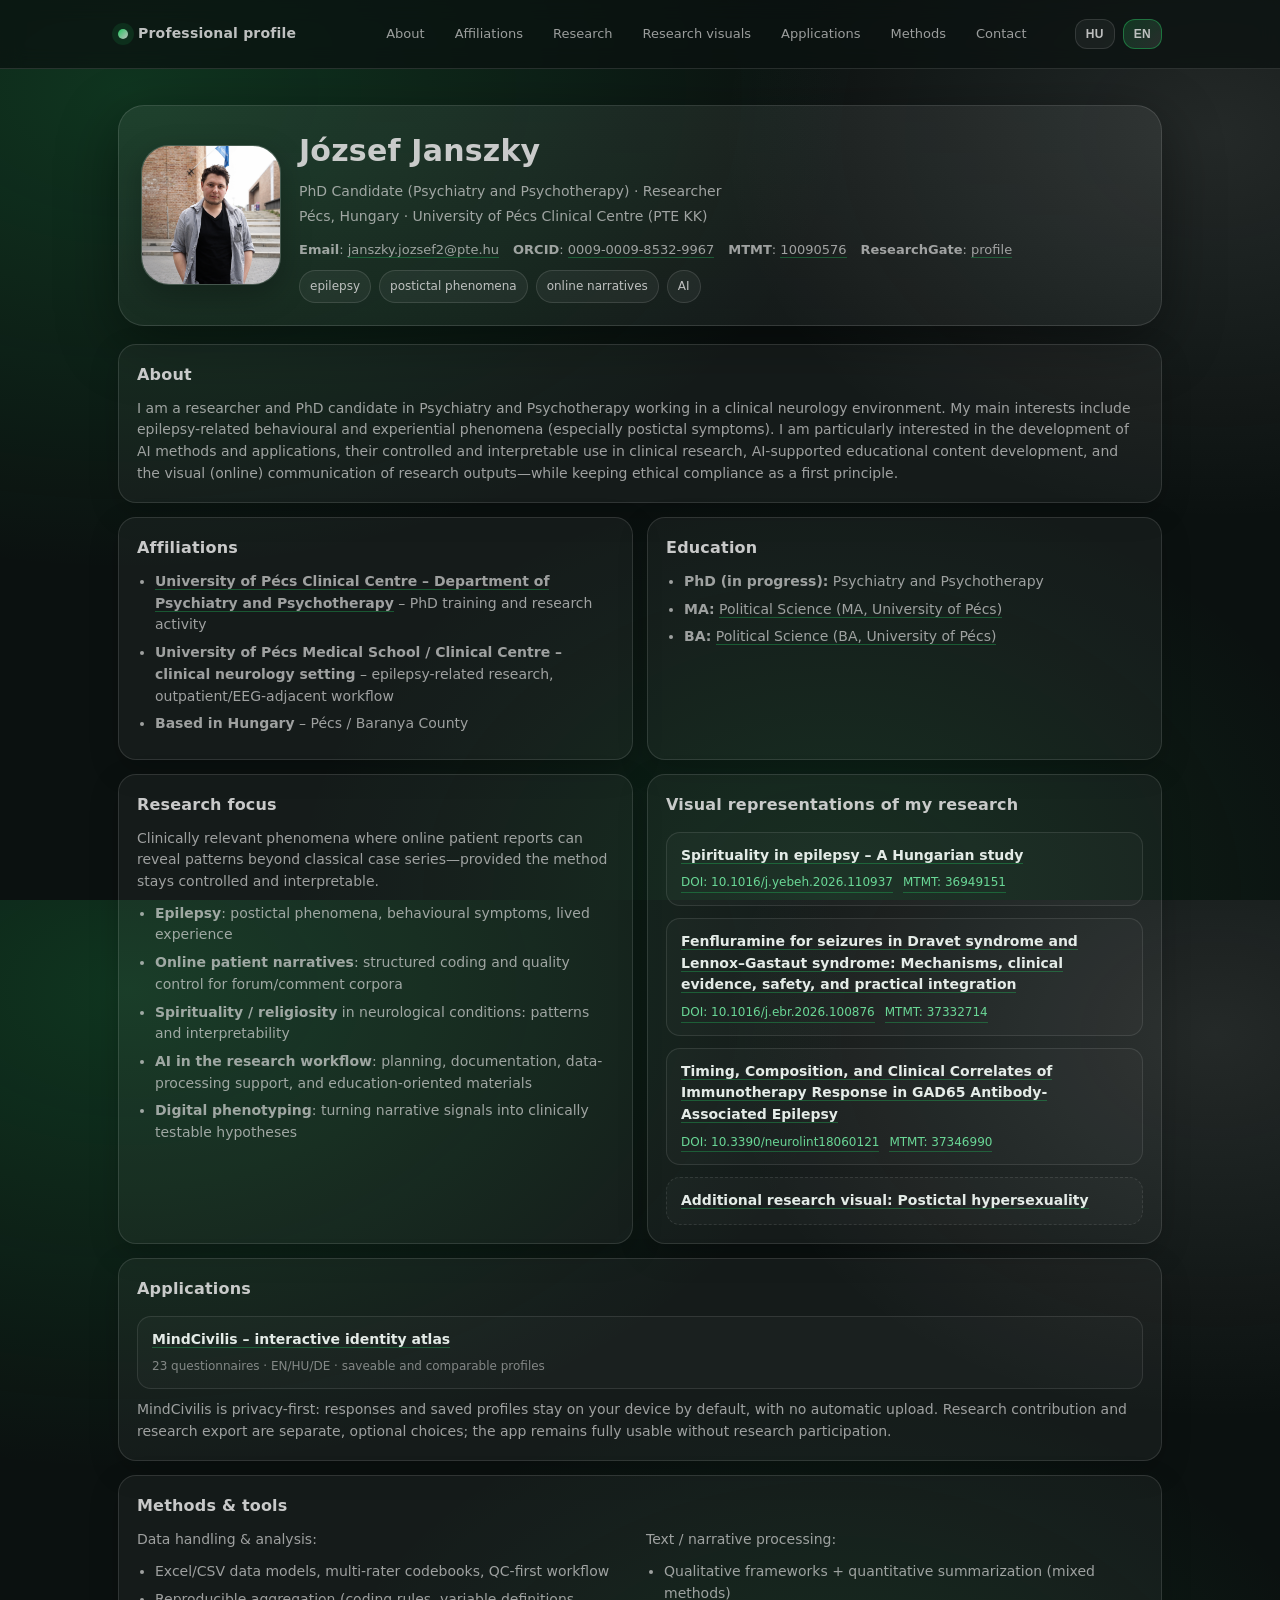
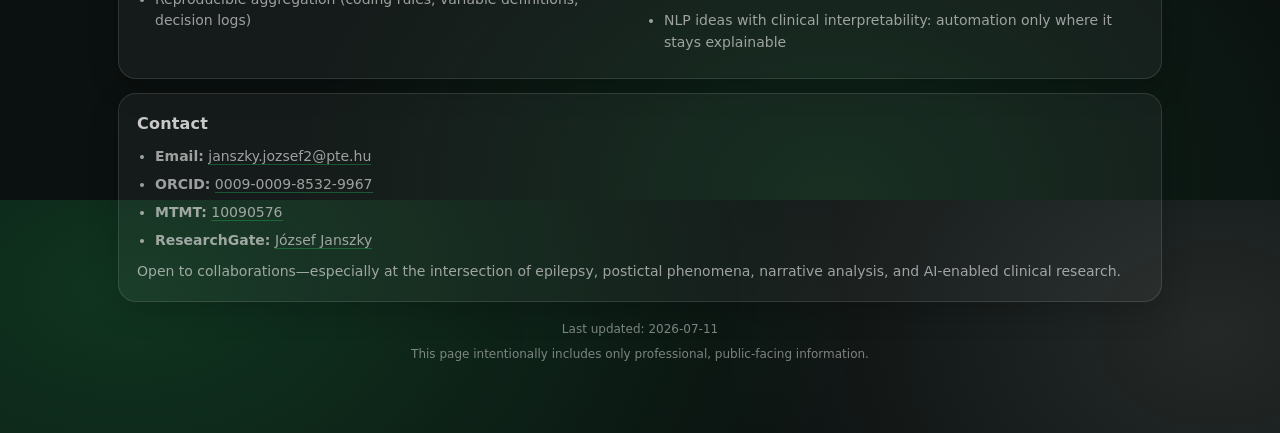
<file: index.html>
<!doctype html>
<html lang="hu">
<head>
  <meta charset="utf-8" />
  <meta name="viewport" content="width=device-width, initial-scale=1" />
  <title>József Janszky · Professional Profile</title>
  <meta name="description" content="Bilingual (HU/EN) professional profile for József Janszky — PhD candidate, researcher at the University of Pécs Clinical Centre." />
  <meta property="og:title" content="József Janszky · Professional Profile" />
  <meta property="og:description" content="Bilingual (HU/EN) professional profile — epilepsy-focused clinical researcher using AI in research and education." />
  <meta property="og:image" content="Profil.png" />
  <meta name="theme-color" content="#0b1110" />
  <link rel="preload" as="image" href="Profil.png" />

  <style>
    :root {
      --bg: #0b1110;
      --panel: rgba(216,216,216,.06);
      --panel2: rgba(216,216,216,.10);
      --text: rgba(216,216,216,.92);
      --muted: rgba(216,216,216,.70);
      --muted2: rgba(216,216,216,.55);
      --accent: #22c55e;
      --accent2: #c0c0c0;
      --border: rgba(216,216,216,.14);
      --shadow: 0 18px 60px rgba(0,0,0,.40);
      --radius: 18px;
      --radius2: 26px;
      --maxw: 1080px;
    }
    * { box-sizing: border-box; }
    html, body { height: 100%; }
    body {
      margin: 0;
      font-family: ui-sans-serif, system-ui, -apple-system, Segoe UI, Roboto, Helvetica, Arial, "Apple Color Emoji","Segoe UI Emoji";
      background:
        radial-gradient(1200px 800px at 10% 10%, rgba(34,197,94,.20), transparent 60%),
        radial-gradient(900px 700px at 95% 15%, rgba(216,216,216,.12), transparent 55%),
        radial-gradient(900px 700px at 65% 100%, rgba(34,197,94,.12), transparent 60%),
        var(--bg);
      color: var(--text);
      line-height: 1.55;
    }
    a {
      color: inherit;
      text-decoration: none;
      border-bottom: 1px solid rgba(34,197,94,.35);
    }
    a:hover {
      border-bottom-color: rgba(34,197,94,.78);
      color: rgba(232,232,232,.98);
    }
    .topbar {
      position: sticky;
      top: 0;
      z-index: 50;
      backdrop-filter: blur(10px);
      background: rgba(11,17,16,.72);
      border-bottom: 1px solid var(--border);
    }
    .topbar-inner {
      max-width: var(--maxw);
      margin: 0 auto;
      padding: 12px 18px;
      display: flex;
      gap: 14px;
      align-items: center;
      justify-content: space-between;
    }
    .brand {
      display: flex;
      gap: 10px;
      align-items: center;
      min-width: 220px;
    }
    .dot {
      width: 10px; height: 10px; border-radius: 99px;
      background: linear-gradient(135deg, var(--accent), var(--accent2));
      box-shadow: 0 0 0 6px rgba(34,197,94,.12);
    }
    .brand-title {
      font-weight: 650;
      letter-spacing: .2px;
      font-size: 14px;
      color: rgba(216,216,216,.88);
    }
    .nav {
      display: flex;
      gap: 14px;
      flex-wrap: wrap;
      justify-content: center;
      align-items: center;
      padding: 6px 0;
    }
    .nav a {
      border-bottom: none;
      color: var(--muted);
      font-size: 13px;
      padding: 6px 8px;
      border-radius: 10px;
    }
    .nav a:hover {
      background: rgba(216,216,216,.06);
      color: rgba(216,216,216,.92);
    }
    .lang-switch {
      display: flex;
      gap: 8px;
      align-items: center;
    }
    .btn {
      appearance: none;
      border: 1px solid var(--border);
      background: rgba(216,216,216,.06);
      color: rgba(216,216,216,.86);
      padding: 7px 10px;
      border-radius: 12px;
      cursor: pointer;
      font-size: 12px;
      font-weight: 650;
      letter-spacing: .3px;
    }
    .btn:hover {
      background: rgba(216,216,216,.10);
      border-color: rgba(216,216,216,.22);
    }
    .btn.active {
      background: linear-gradient(135deg, rgba(34,197,94,.20), rgba(216,216,216,.12));
      border-color: rgba(34,197,94,.45);
    }

    .container {
      max-width: var(--maxw);
      margin: 0 auto;
      padding: 18px 18px 70px;
    }

    .hero {
      margin-top: 18px;
      border: 1px solid var(--border);
      background: linear-gradient(180deg, rgba(216,216,216,.08), rgba(216,216,216,.05));
      border-radius: var(--radius2);
      box-shadow: var(--shadow);
      padding: 22px;
      display: grid;
      grid-template-columns: 140px 1fr;
      gap: 18px;
      align-items: center;
    }
    .avatar {
      width: 140px;
      height: 140px;
      border-radius: 28px;
      object-fit: cover;
      border: 1px solid rgba(216,216,216,.18);
      box-shadow: 0 10px 30px rgba(0,0,0,.25);
      background: rgba(216,216,216,.06);
    }
    h1 {
      margin: 0;
      font-size: 30px;
      letter-spacing: .2px;
    }
    .subtitle {
      margin: 6px 0 10px;
      color: var(--muted);
      font-size: 14px;
    }
    .chips {
      display: flex;
      flex-wrap: wrap;
      gap: 8px;
      margin-top: 10px;
    }
    .chip {
      font-size: 12px;
      color: rgba(216,216,216,.86);
      padding: 6px 10px;
      border-radius: 999px;
      border: 1px solid rgba(216,216,216,.14);
      background: rgba(216,216,216,.06);
    }
    .meta {
      display: flex;
      flex-wrap: wrap;
      gap: 10px 14px;
      margin-top: 12px;
      color: var(--muted);
      font-size: 13px;
    }
    .meta a {
      border-bottom-color: rgba(34,197,94,.35);
    }

    .grid {
      margin-top: 18px;
      display: grid;
      grid-template-columns: 1fr 1fr;
      gap: 14px;
    }
    .card {
      border: 1px solid var(--border);
      background: rgba(216,216,216,.05);
      border-radius: var(--radius);
      padding: 18px;
      box-shadow: 0 10px 30px rgba(0,0,0,.18);
    }
    .card h2 {
      margin: 0 0 10px;
      font-size: 16px;
      letter-spacing: .2px;
    }
    .card p {
      margin: 0;
      color: var(--muted);
      font-size: 14px;
    }
    .card ul {
      margin: 10px 0 0 18px;
      padding: 0;
      color: var(--muted);
      font-size: 14px;
    }
    .card li {
      margin: 6px 0;
    }
    .publication-list {
      list-style: none;
      margin: 14px 0 0 !important;
      display: grid;
      gap: 12px;
    }
    .publication-list .publication-item {
      margin: 0;
      padding: 12px 14px;
      border: 1px solid rgba(216,216,216,.12);
      border-radius: 14px;
      background: rgba(255,255,255,.025);
    }
    .publication-title {
      color: rgba(236,244,239,.96);
      font-weight: 700;
      line-height: 1.45;
    }
    .publication-links {
      display: flex;
      flex-wrap: wrap;
      gap: 6px 10px;
      margin-top: 7px;
      color: var(--muted2);
      font-size: 12px;
    }
    .publication-links a {
      color: rgba(111,226,157,.94);
    }
    .publication-list .secondary-project {
      border-style: dashed;
    }
    .wide {
      grid-column: 1 / -1;
    }

    .footer {
      margin-top: 18px;
      color: var(--muted2);
      font-size: 12px;
      text-align: center;
    }
    .footer a {
      color: rgba(216,216,216,.78);
      border-bottom-color: rgba(216,216,216,.25);
    }

    @media (max-width: 820px) {
      .hero {
        grid-template-columns: 1fr;
      }
      .avatar {
        width: 128px;
        height: 128px;
      }
      .grid {
        grid-template-columns: 1fr;
      }
      .brand {
        min-width: unset;
      }
      .nav {
        display: none;
      }
    }

    @media print {
      body {
        background: #f3f4f6;
        color: black;
      }
      .topbar, .chips {
        display: none !important;
      }
      .hero, .card {
        box-shadow: none;
        background: #f3f4f6;
        border-color: #c7c7c7;
      }
      a {
        border-bottom: none;
        color: black;
        text-decoration: underline;
      }
      .subtitle, .card p, .card ul, .meta {
        color: #333;
      }
    }
  </style>
</head>

<body>
  <header class="topbar">
    <div class="topbar-inner">
      <div class="brand" aria-label="Site header">
        <span class="dot" aria-hidden="true"></span>
        <div>
          <div class="brand-title" data-i18n="brand_title">Szakmai profil</div>
        </div>
      </div>

      <nav class="nav" aria-label="Page navigation">
        <a href="#about" data-i18n="nav_about">Röviden</a>
        <a href="#affiliations" data-i18n="nav_affiliations">Intézményi háttér</a>
        <a href="#interests" data-i18n="nav_interests">Kutatási témák</a>
        <a href="#projects" data-i18n="nav_projects">Kutatásaim vizuális reprezentációja</a>
        <a href="#applications" data-i18n="nav_applications">Alkalmazások</a>
        <a href="#methods" data-i18n="nav_methods">Módszertan</a>
        <a href="#contact" data-i18n="nav_contact">Kapcsolat</a>
      </nav>

      <div class="lang-switch" aria-label="Language switch">
        <button class="btn active" id="btnHu" type="button" aria-pressed="true" onclick="setLang('hu')">HU</button>
        <button class="btn" id="btnEn" type="button" aria-pressed="false" onclick="setLang('en')">EN</button>
      </div>
    </div>
  </header>

  <main class="container">
    <section class="hero" aria-label="Profile header">
      <img class="avatar" src="Profil.png" data-embed="[data-uri]" onerror="if(!this.dataset.triedPng){this.dataset.triedPng='1'; this.src='Profil.png';} else {this.onerror=null; this.src=this.dataset.embed;}" loading="eager" decoding="async" alt="" data-i18n-alt="photo_alt" />

      <div>
        <h1>József Janszky</h1>
        <div class="subtitle" data-i18n="hero_title">PhD-hallgató (Pszichiátria és pszichoterápia) · kutató</div>
        <div class="subtitle" style="margin-top:-6px" data-i18n="hero_subtitle">Pécs, Magyarország · University of Pécs Clinical Centre (PTE KK)</div>

        <div class="meta" aria-label="Quick links">
          <span><strong data-i18n="meta_email_label">E-mail</strong>: <a href="mailto:janszky.jozsef2@pte.hu">janszky.jozsef2@pte.hu</a></span>
          <span><strong>ORCID</strong>: <a href="https://orcid.org/0009-0009-8532-9967" target="_blank" rel="noopener">0009-0009-8532-9967</a></span>
          <span><strong>MTMT</strong>: <a href="https://m2.mtmt.hu/gui2/?mode=browse&sel=10090576&type=authors" target="_blank" rel="noopener">10090576</a></span>
          <span><strong>ResearchGate</strong>: <a href="https://www.researchgate.net/profile/Jozsef-Janszky-2?ev=hdr_xprf" target="_blank" rel="noopener">profile</a></span>
        </div>

        <div class="chips" aria-label="Keywords">
          <span class="chip" data-i18n="chip_epilepsy">epilepszia</span>
          <span class="chip" data-i18n="chip_postictal">posztiktális jelenségek</span>
          <span class="chip" data-i18n="chip_narratives">online narratívák</span>
          <span class="chip" data-i18n="chip_ai">AI</span>
        </div>
      </div>
    </section>

    <section class="grid" aria-label="Content sections">
      <article class="card wide" id="about">
        <h2 data-i18n="about_title">Röviden</h2>
        <p data-i18n="about_p1"></p>
      </article>

      <article class="card" id="affiliations">
        <h2 data-i18n="aff_title">Intézményi háttér</h2>
        <ul data-i18n-html="aff_list"></ul>
      </article>

      <article class="card">
        <h2 data-i18n="edu_title">Végzettség</h2>
        <ul data-i18n-html="edu_list"></ul>
      </article>

      <article class="card" id="interests">
        <h2 data-i18n="interests_title">Kutatási fókusz</h2>
        <p data-i18n="interests_p1"></p>
        <ul data-i18n-html="interests_list"></ul>
      </article>

      <article class="card" id="projects">
        <h2 data-i18n="projects_title">Kutatásaim vizuális reprezentációja</h2>
        <ul class="publication-list" data-i18n-html="projects_list"></ul>
        <p style="margin-top:10px" data-i18n="projects_note"></p>
      </article>

      <article class="card wide" id="applications">
        <h2 data-i18n="applications_title">Alkalmazások</h2>
        <ul class="publication-list" data-i18n-html="applications_list"></ul>
        <p style="margin-top:10px" data-i18n="applications_note"></p>
      </article>

      <article class="card wide" id="methods">
        <h2 data-i18n="methods_title">Módszertan & eszközök</h2>
        <div style="display:grid; grid-template-columns: 1fr 1fr; gap: 12px;">
          <div>
            <p data-i18n="methods_p1"></p>
            <ul data-i18n-html="methods_list1"></ul>
          </div>
          <div>
            <p data-i18n="methods_p2"></p>
            <ul data-i18n-html="methods_list2"></ul>
          </div>
        </div>
      </article>

      <article class="card wide" id="contact">
        <h2 data-i18n="contact_title">Kapcsolat</h2>
        <ul data-i18n-html="contact_list"></ul>
        <p style="margin-top:10px" data-i18n="contact_note"></p>
      </article>
    </section>

    <footer class="footer" aria-label="Footer">
      <div data-i18n="last_updated">Utoljára frissítve: 2026-07-11</div>
      <div style="margin-top:6px" data-i18n-html="privacy_note"></div>
    </footer>
  </main>

  <script>
    const I18N = {
      hu: {
        brand_title: "Szakmai profil",
        nav_about: "Röviden",
        nav_affiliations: "Intézményi háttér",
        nav_interests: "Kutatási témák",
        nav_projects: "Kutatásaim vizuális reprezentációja",
        nav_applications: "Alkalmazások",
        nav_methods: "Módszertan",
        nav_contact: "Kapcsolat",

        photo_alt: "Portré – Janszky József",
        hero_title: "PhD-hallgató (Pszichiátria és pszichoterápia) · kutató",
        hero_subtitle: "Pécs, Magyarország · University of Pécs Clinical Centre (PTE KK)",
        meta_email_label: "E-mail",

        chip_epilepsy: "epilepszia",
        chip_postictal: "posztiktális jelenségek",
        chip_narratives: "online narratívák",
        chip_ai: "AI",

        about_title: "Röviden",
        about_p1:
          "Kutató és PhD-hallgató vagyok a pszichiátria és pszichoterápia területén, klinikai neurológiai környezetben dolgozom. A fő érdeklődésem az epilepsziához kapcsolódó viselkedéses és élményjelenségek (különösen a posztiktális tünetek). Érdeklődési körömbe tartozik a mesterséges intelligencia módszertanának és gyakorlati alkalmazásainak fejlődése, a klinikai kutatásban történő kontrollált, interpretálható felhasználása, az AI-alapú oktatási anyagfejlesztés, valamint a kutatási eredmények vizuális (online) kommunikációja – mindvégig az etikai megfelelés elsődlegességével.",

        aff_title: "Intézményi háttér",
        aff_list: `
          <li><a href="https://kk.pte.hu/hu/klinikai-kozpont-betegellato-egysegek/klinikai-betegellato-egysegek/pszichiatriai-es" target="_blank" rel="noopener"><strong>PTE KK Pszichiátriai és Pszichoterápiás Klinika</strong></a> – PhD-képzés és kutatási tevékenység</li>
          <li><strong>PTE ÁOK / PTE KK – klinikai neurológiai közeg</strong> – epilepsziához kapcsolódó kutatások, ambuláns és EEG-közeli környezet</li>
          <li><strong>Magyarország</strong> – Pécs / Baranya megye</li>
        `,

        edu_title: "Végzettség",
        edu_list: `
          <li><strong>PhD (folyamatban):</strong> Pszichiátria és pszichoterápia</li>
          <li><strong>MA:</strong> <a href="https://btk.pte.hu/hu/kepzeseink/politikatudomany-mesterszak" target="_blank" rel="noopener">PTE Politikatudományok (MA)</a></li>
          <li><strong>BA:</strong> <a href="https://btk.pte.hu/hu/kepzeseink/politikatudomanyok-alapszak" target="_blank" rel="noopener">PTE Politikatudományok (BA)</a></li>
        `,

        interests_title: "Kutatási fókusz",
        interests_p1:
          "Klinikailag releváns jelenségek, amelyeknél sokszor a „klasszikus” leíró esetsorokon túl az online betegbeszámolók is új mintázatokat hozhatnak elő – megfelelő módszertani kontroll mellett.",
        interests_list: `
          <li><strong>Epilepszia</strong>: posztiktális jelenségek, viselkedéses tünetek, betegélmények</li>
          <li><strong>Online beteg-narratívák</strong>: fórum- és kommentkorpuszok strukturált kódolása, minőség-ellenőrzése</li>
          <li><strong>Spiritualitás / vallásosság</strong> neurológiai állapotokban: mintázatok és interpretálhatóság</li>
          <li><strong>AI a kutatási munkafolyamatban</strong>: tervezés, dokumentálás, adatfeldolgozás-támogatás, oktatási anyagok fejlesztése</li>
          <li><strong>Digitális fenotipizálás</strong>: narratív jelekből klinikai hipotézisek felállítása</li>
        `,

        projects_title: "Kutatásaim vizuális reprezentációja",
        projects_list: `
          <li class="publication-item">
            <a class="publication-title" href="https://janszkyjozsef.github.io/Spirituality-in-epilepsy/">Spirituality in epilepsy – A Hungarian study</a>
            <div class="publication-links"><a href="https://doi.org/10.1016/j.yebeh.2026.110937" target="_blank" rel="noopener">DOI: 10.1016/j.yebeh.2026.110937</a><a href="https://m2.mtmt.hu/gui2/?mode=browse&amp;params=publication;36949151" target="_blank" rel="noopener">MTMT: 36949151</a></div>
          </li>
          <li class="publication-item">
            <a class="publication-title" href="https://janszkyjozsef.github.io/Ifj.-Janszky-J-zsef-Profil/research/fenfluramine/">Fenfluramine for seizures in Dravet syndrome and Lennox–Gastaut syndrome: Mechanisms, clinical evidence, safety, and practical integration</a>
            <div class="publication-links"><a href="https://doi.org/10.1016/j.ebr.2026.100876" target="_blank" rel="noopener">DOI: 10.1016/j.ebr.2026.100876</a><a href="https://m2.mtmt.hu/gui2/?mode=browse&amp;params=publication;37332714" target="_blank" rel="noopener">MTMT: 37332714</a></div>
          </li>
          <li class="publication-item">
            <a class="publication-title" href="https://janszkyjozsef.github.io/Ifj.-Janszky-J-zsef-Profil/research/gad65/">Timing, Composition, and Clinical Correlates of Immunotherapy Response in GAD65 Antibody-Associated Epilepsy</a>
            <div class="publication-links"><a href="https://doi.org/10.3390/neurolint18060121" target="_blank" rel="noopener">DOI: 10.3390/neurolint18060121</a><a href="https://m2.mtmt.hu/gui2/?mode=browse&amp;params=publication;37346990" target="_blank" rel="noopener">MTMT: 37346990</a></div>
          </li>
          <li class="publication-item secondary-project"><a class="publication-title" href="https://janszkyjozsef.github.io/Posztikt-lis-Hiperzexualit-s-az-Epilepszi-ban/" target="_blank" rel="noopener">További kutatási vizualizáció: Posztiktális hiperszexualitás</a></li>
        `,
        projects_note: ``,

        applications_title: "Alkalmazások",
        applications_list: `
          <li class="publication-item">
            <a class="publication-title" href="https://mindcivilis-atlas.joe328.chatgpt.site" target="_blank" rel="noopener">MindCivilis – interaktív identitásatlasz</a>
            <div class="publication-links"><span>23 kérdőív · EN/HU/DE · menthető és összehasonlítható profilok</span></div>
          </li>
        `,
        applications_note: "A MindCivilis privacy-first működésű: a válaszok és a mentett profilok alapértelmezetten a saját eszközön maradnak, automatikus feltöltés nincs. A kutatási hozzájárulás és a kutatási célú export külön, opcionális döntés; az alkalmazás kutatási részvétel nélkül is teljesen használható.",

        methods_title: "Módszertan & eszközök",
        methods_p1: "Adatkezelés és elemzés:",
        methods_list1: `
          <li>Excel/CSV alapú adatmodellek, többkódolós kódlapok, minőség-ellenőrzés</li>
          <li>Reprodukálható összesítések (kódolási szabályok, változódefiníciók, döntési napló)</li>
        `,
        methods_p2: "Szöveges/narratív adatok feldolgozása:",
        methods_list2: `
          <li>Qualitatív kódolási keretek + kvantitatív összegzés (mixed methods)</li>
          <li>NLP-ötletek klinikai interpretációval: csak annyi automatizálás, amennyi átlátható</li>
        `,

        contact_title: "Kapcsolat",
        contact_list: `
          <li><strong>E-mail:</strong> <a href="mailto:janszky.jozsef2@pte.hu">janszky.jozsef2@pte.hu</a></li>
          <li><strong>ORCID:</strong> <a href="https://orcid.org/0009-0009-8532-9967" target="_blank" rel="noopener">0009-0009-8532-9967</a></li>
          <li><strong>MTMT:</strong> <a href="https://m2.mtmt.hu/gui2/?mode=browse&sel=10090576&type=authors" target="_blank" rel="noopener">10090576</a></li>
          <li><strong>ResearchGate:</strong> <a href="https://www.researchgate.net/profile/Jozsef-Janszky-2?ev=hdr_xprf" target="_blank" rel="noopener">József Janszky</a></li>
        `,
        contact_note:
          "Szakmai együttműködésekre nyitott vagyok, különösen epilepszia, posztiktális jelenségek, narratíva-elemzés és AI-támogatott klinikai kutatás metszetében.",

        last_updated: "Utoljára frissítve: 2026-07-11",
        privacy_note:
          "Ez az oldal szándékosan csak szakmai és nyilvánosan vállalható információkat tartalmaz."
      },

      en: {
        brand_title: "Professional profile",
        nav_about: "About",
        nav_affiliations: "Affiliations",
        nav_interests: "Research",
        nav_projects: "Research visuals",
        nav_applications: "Applications",
        nav_methods: "Methods",
        nav_contact: "Contact",

        photo_alt: "Portrait – József Janszky",
        hero_title: "PhD Candidate (Psychiatry and Psychotherapy) · Researcher",
        hero_subtitle: "Pécs, Hungary · University of Pécs Clinical Centre (PTE KK)",
        meta_email_label: "Email",

        chip_epilepsy: "epilepsy",
        chip_postictal: "postictal phenomena",
        chip_narratives: "online narratives",
        chip_ai: "AI",

        about_title: "About",
        about_p1:
          "I am a researcher and PhD candidate in Psychiatry and Psychotherapy working in a clinical neurology environment. My main interests include epilepsy-related behavioural and experiential phenomena (especially postictal symptoms). I am particularly interested in the development of AI methods and applications, their controlled and interpretable use in clinical research, AI-supported educational content development, and the visual (online) communication of research outputs—while keeping ethical compliance as a first principle.",

        aff_title: "Affiliations",
        aff_list: `
          <li><a href="https://kk.pte.hu/hu/klinikai-kozpont-betegellato-egysegek/klinikai-betegellato-egysegek/pszichiatriai-es" target="_blank" rel="noopener"><strong>University of Pécs Clinical Centre – Department of Psychiatry and Psychotherapy</strong></a> – PhD training and research activity</li>
          <li><strong>University of Pécs Medical School / Clinical Centre – clinical neurology setting</strong> – epilepsy-related research, outpatient/EEG-adjacent workflow</li>
          <li><strong>Based in Hungary</strong> – Pécs / Baranya County</li>
        `,

        edu_title: "Education",
        edu_list: `
          <li><strong>PhD (in progress):</strong> Psychiatry and Psychotherapy</li>
          <li><strong>MA:</strong> <a href="https://btk.pte.hu/hu/kepzeseink/politikatudomany-mesterszak" target="_blank" rel="noopener">Political Science (MA, University of Pécs)</a></li>
          <li><strong>BA:</strong> <a href="https://btk.pte.hu/hu/kepzeseink/politikatudomanyok-alapszak" target="_blank" rel="noopener">Political Science (BA, University of Pécs)</a></li>
        `,

        interests_title: "Research focus",
        interests_p1:
          "Clinically relevant phenomena where online patient reports can reveal patterns beyond classical case series—provided the method stays controlled and interpretable.",
        interests_list: `
          <li><strong>Epilepsy</strong>: postictal phenomena, behavioural symptoms, lived experience</li>
          <li><strong>Online patient narratives</strong>: structured coding and quality control for forum/comment corpora</li>
          <li><strong>Spirituality / religiosity</strong> in neurological conditions: patterns and interpretability</li>
          <li><strong>AI in the research workflow</strong>: planning, documentation, data-processing support, and education-oriented materials</li>
          <li><strong>Digital phenotyping</strong>: turning narrative signals into clinically testable hypotheses</li>
        `,

        projects_title: "Visual representations of my research",
        projects_list: `
          <li class="publication-item">
            <a class="publication-title" href="https://janszkyjozsef.github.io/Spirituality-in-epilepsy/">Spirituality in epilepsy – A Hungarian study</a>
            <div class="publication-links"><a href="https://doi.org/10.1016/j.yebeh.2026.110937" target="_blank" rel="noopener">DOI: 10.1016/j.yebeh.2026.110937</a><a href="https://m2.mtmt.hu/gui2/?mode=browse&amp;params=publication;36949151" target="_blank" rel="noopener">MTMT: 36949151</a></div>
          </li>
          <li class="publication-item">
            <a class="publication-title" href="https://janszkyjozsef.github.io/Ifj.-Janszky-J-zsef-Profil/research/fenfluramine/">Fenfluramine for seizures in Dravet syndrome and Lennox–Gastaut syndrome: Mechanisms, clinical evidence, safety, and practical integration</a>
            <div class="publication-links"><a href="https://doi.org/10.1016/j.ebr.2026.100876" target="_blank" rel="noopener">DOI: 10.1016/j.ebr.2026.100876</a><a href="https://m2.mtmt.hu/gui2/?mode=browse&amp;params=publication;37332714" target="_blank" rel="noopener">MTMT: 37332714</a></div>
          </li>
          <li class="publication-item">
            <a class="publication-title" href="https://janszkyjozsef.github.io/Ifj.-Janszky-J-zsef-Profil/research/gad65/">Timing, Composition, and Clinical Correlates of Immunotherapy Response in GAD65 Antibody-Associated Epilepsy</a>
            <div class="publication-links"><a href="https://doi.org/10.3390/neurolint18060121" target="_blank" rel="noopener">DOI: 10.3390/neurolint18060121</a><a href="https://m2.mtmt.hu/gui2/?mode=browse&amp;params=publication;37346990" target="_blank" rel="noopener">MTMT: 37346990</a></div>
          </li>
          <li class="publication-item secondary-project"><a class="publication-title" href="https://janszkyjozsef.github.io/Posztikt-lis-Hiperzexualit-s-az-Epilepszi-ban/" target="_blank" rel="noopener">Additional research visual: Postictal hypersexuality</a></li>
        `,
        projects_note: ``,

        applications_title: "Applications",
        applications_list: `
          <li class="publication-item">
            <a class="publication-title" href="https://mindcivilis-atlas.joe328.chatgpt.site" target="_blank" rel="noopener">MindCivilis – interactive identity atlas</a>
            <div class="publication-links"><span>23 questionnaires · EN/HU/DE · saveable and comparable profiles</span></div>
          </li>
        `,
        applications_note: "MindCivilis is privacy-first: responses and saved profiles stay on your device by default, with no automatic upload. Research contribution and research export are separate, optional choices; the app remains fully usable without research participation.",

        methods_title: "Methods & tools",
        methods_p1: "Data handling & analysis:",
        methods_list1: `
          <li>Excel/CSV data models, multi-rater codebooks, QC-first workflow</li>
          <li>Reproducible aggregation (coding rules, variable definitions, decision logs)</li>
        `,
        methods_p2: "Text / narrative processing:",
        methods_list2: `
          <li>Qualitative frameworks + quantitative summarization (mixed methods)</li>
          <li>NLP ideas with clinical interpretability: automation only where it stays explainable</li>
        `,

        contact_title: "Contact",
        contact_list: `
          <li><strong>Email:</strong> <a href="mailto:janszky.jozsef2@pte.hu">janszky.jozsef2@pte.hu</a></li>
          <li><strong>ORCID:</strong> <a href="https://orcid.org/0009-0009-8532-9967" target="_blank" rel="noopener">0009-0009-8532-9967</a></li>
          <li><strong>MTMT:</strong> <a href="https://m2.mtmt.hu/gui2/?mode=browse&sel=10090576&type=authors" target="_blank" rel="noopener">10090576</a></li>
          <li><strong>ResearchGate:</strong> <a href="https://www.researchgate.net/profile/Jozsef-Janszky-2?ev=hdr_xprf" target="_blank" rel="noopener">József Janszky</a></li>
        `,
        contact_note:
          "Open to collaborations—especially at the intersection of epilepsy, postictal phenomena, narrative analysis, and AI-enabled clinical research.",

        last_updated: "Last updated: 2026-07-11",
        privacy_note:
          "This page intentionally includes only professional, public-facing information."
      }
    };

    function setOrHideText(el, text) {
      const t = (text || "").trim();
      if (!t) {
        el.style.display = "none";
        el.textContent = "";
        return;
      }
      el.style.display = "";
      el.textContent = t;
    }

    function setOrHideHTML(el, html) {
      const h = (html || "").trim();
      if (!h) {
        el.style.display = "none";
        el.innerHTML = "";
        return;
      }
      el.style.display = "";
      el.innerHTML = h;
    }

    function applyI18n(lang) {
      const dict = I18N[lang] || I18N.hu;

      document.querySelectorAll("[data-i18n]").forEach(el => {
        const key = el.getAttribute("data-i18n");
        const val = dict[key];
        if (typeof val === "string") {
          setOrHideText(el, val.replace("{today}", "2026-07-11"));
        }
      });

      document.querySelectorAll("[data-i18n-html]").forEach(el => {
        const key = el.getAttribute("data-i18n-html");
        const val = dict[key];
        if (typeof val === "string") {
          setOrHideHTML(el, val.replace("{today}", "2026-07-11"));
        }
      });

      document.querySelectorAll("[data-i18n-alt]").forEach(el => {
        const key = el.getAttribute("data-i18n-alt");
        const val = dict[key];
        if (typeof val === "string") el.setAttribute("alt", val);
      });

      document.documentElement.lang = lang;
      document.getElementById("btnHu").classList.toggle("active", lang === "hu");
      document.getElementById("btnEn").classList.toggle("active", lang === "en");
      document.getElementById("btnHu").setAttribute("aria-pressed", lang === "hu" ? "true" : "false");
      document.getElementById("btnEn").setAttribute("aria-pressed", lang === "en" ? "true" : "false");
    }

    function setLang(lang) {
      try { localStorage.setItem("lang", lang); } catch(e) {}
      applyI18n(lang);
    }

    (function() {
      let lang = "hu";
      try {
        const stored = localStorage.getItem("lang");
        if (stored === "hu" || stored === "en") lang = stored;
        else {
          const nav = (navigator.language || "").toLowerCase();
          if (nav.startsWith("en")) lang = "en";
        }
      } catch(e) {}
      applyI18n(lang);
    })();
  </script>
</body>
</html>
</file>
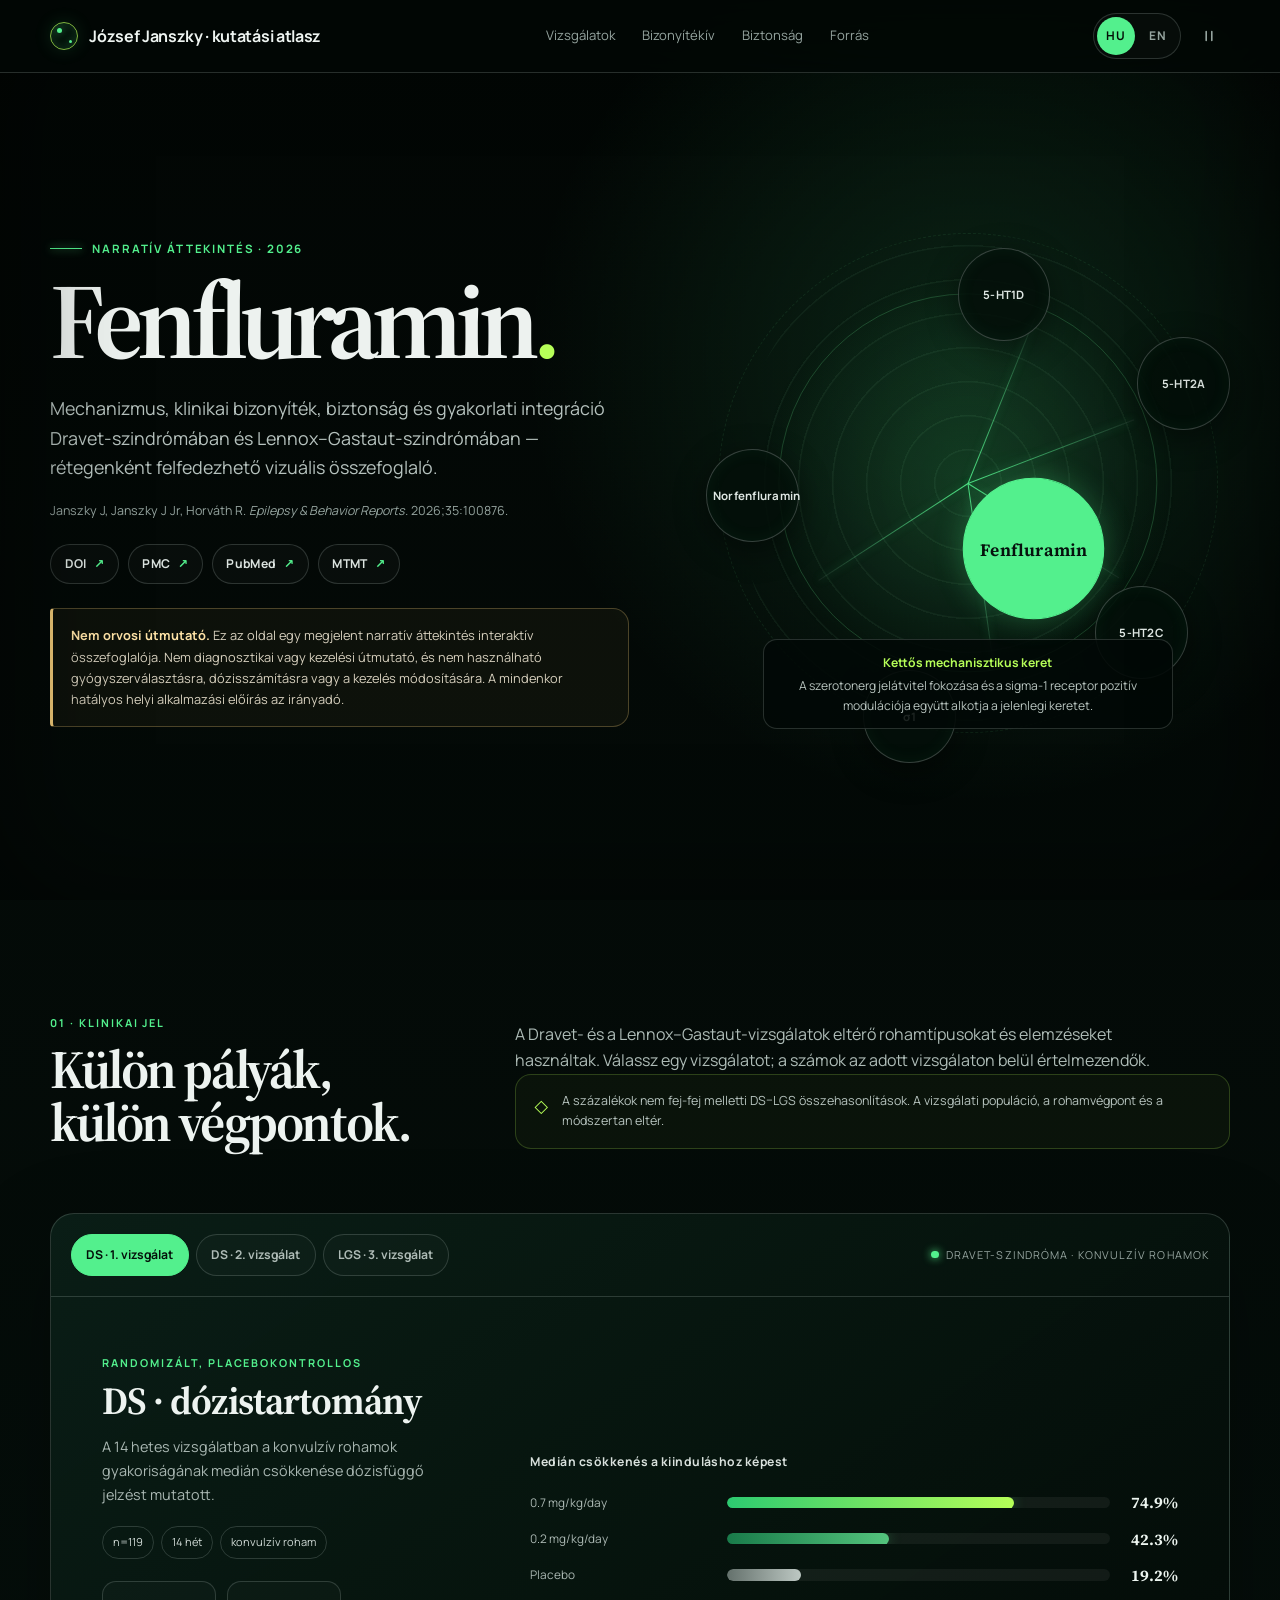
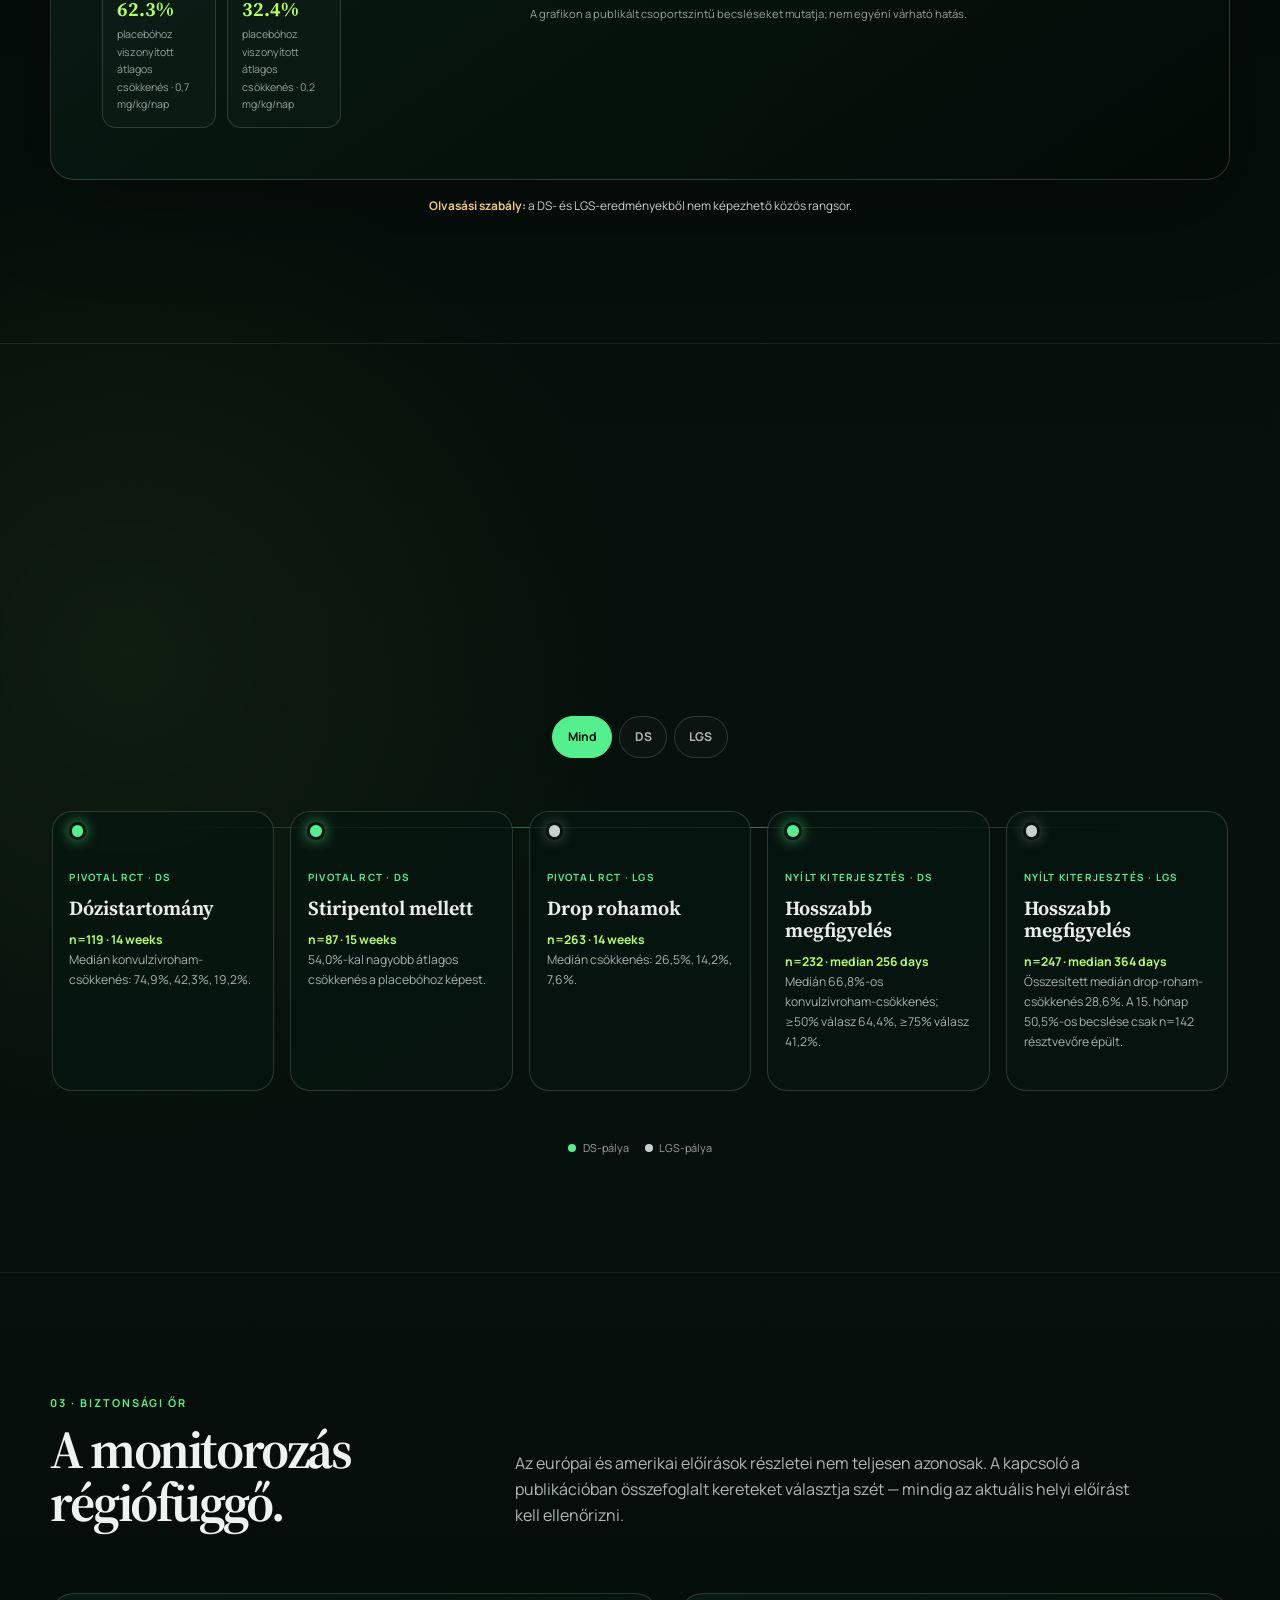
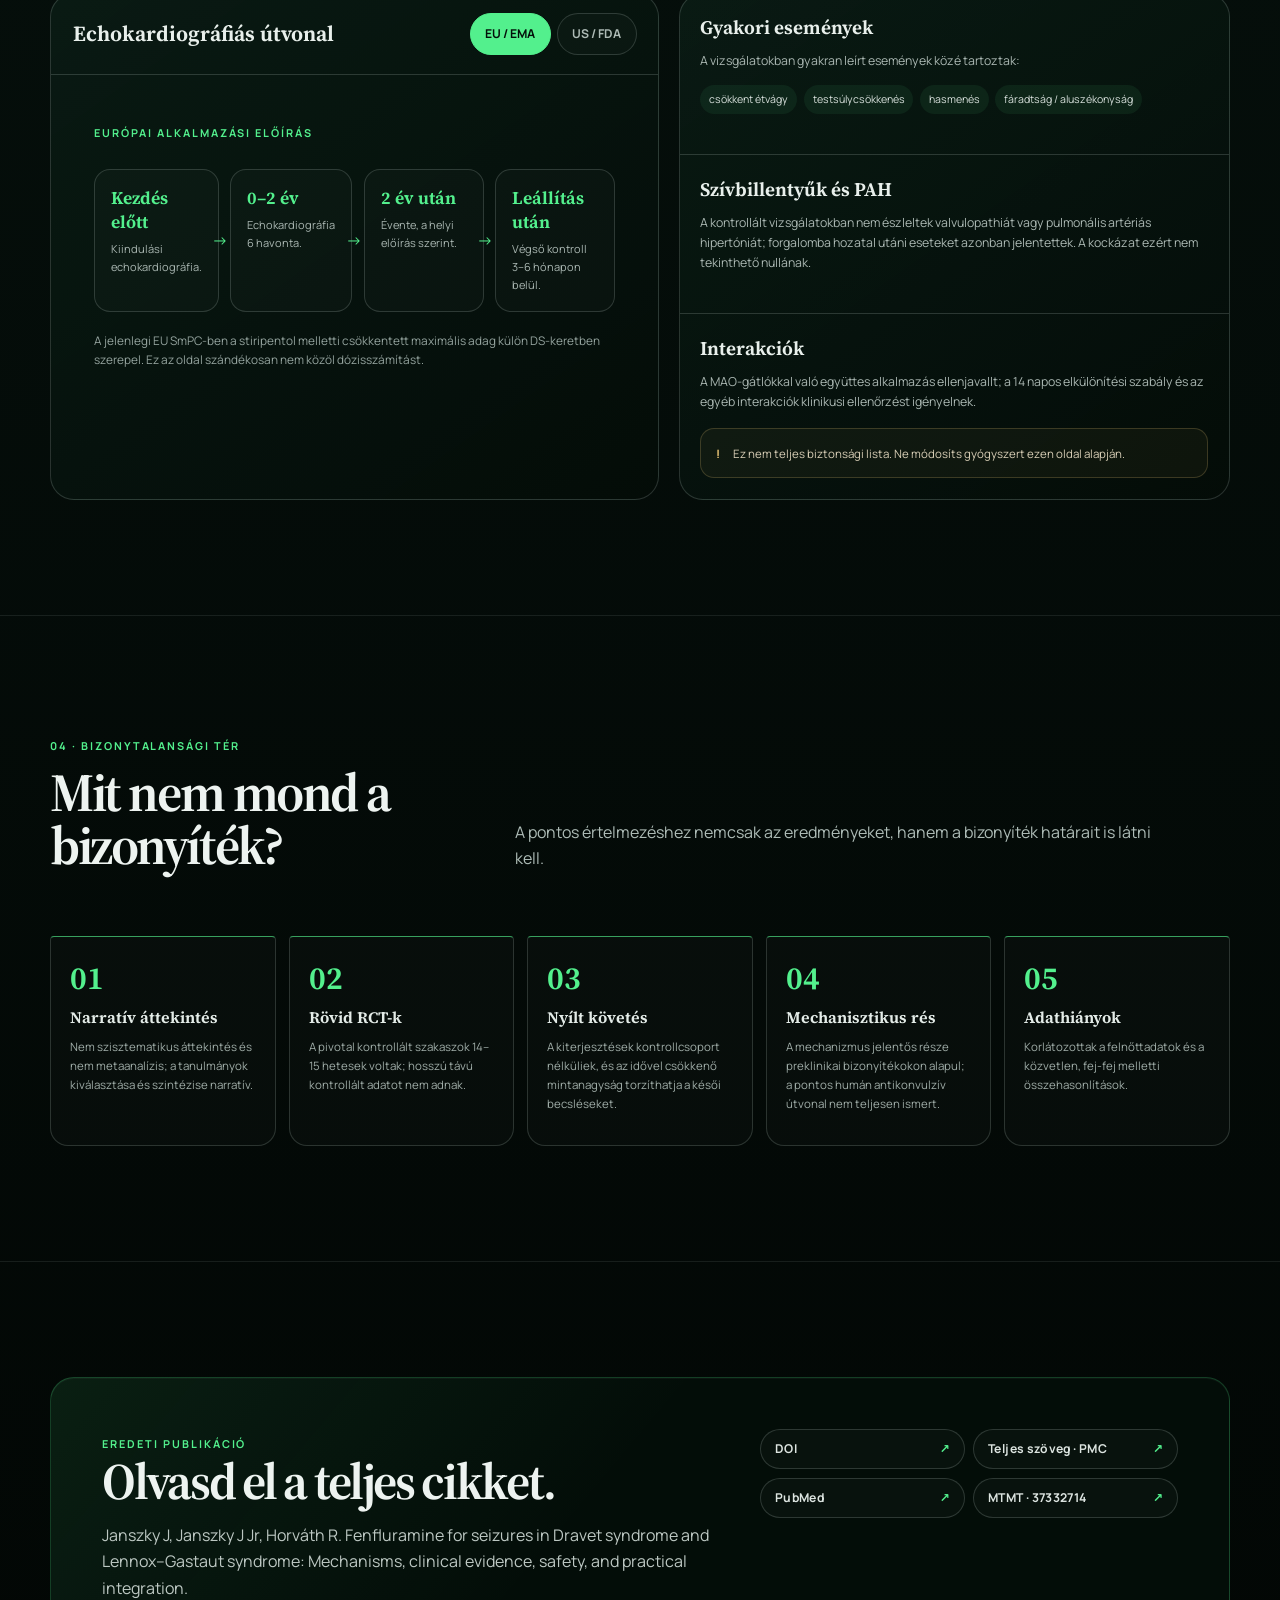
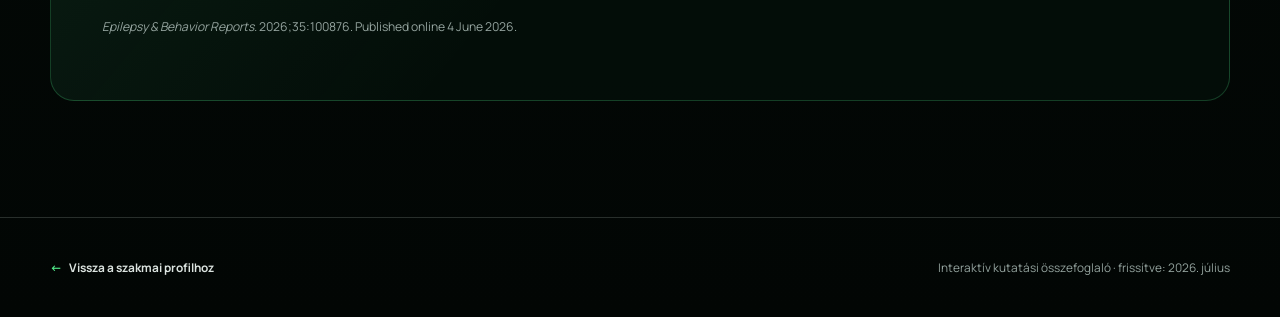
<file: research/fenfluramine/index.html>
<!doctype html>
<html lang="hu">
<head>
  <meta charset="utf-8">
  <meta name="viewport" content="width=device-width, initial-scale=1">
  <meta name="color-scheme" content="dark">
  <meta name="theme-color" content="#06110d">
  <meta name="description" content="A bilingual, interactive visual summary of a 2026 narrative review on fenfluramine in Dravet syndrome and Lennox-Gastaut syndrome.">
  <title>Fenfluramin · Interaktív kutatási összefoglaló</title>
  <link rel="preconnect" href="https://fonts.googleapis.com">
  <link rel="preconnect" href="https://fonts.gstatic.com" crossorigin>
  <link href="https://fonts.googleapis.com/css2?family=Manrope:wght@400;500;600;700&amp;family=Source+Serif+4:opsz,wght@8..60,500;8..60,650&amp;display=swap" rel="stylesheet">
  <link rel="stylesheet" href="../shared/research.css">
  <style>
    :root {
      --fen-black: #030806;
      --fen-ink: #07130f;
      --fen-panel: rgba(10, 28, 21, .78);
      --fen-green: #53f08d;
      --fen-venom: #b6ff58;
      --fen-silver: #c8d0d2;
      --fen-muted: #95a49f;
      --fen-line: rgba(199, 217, 210, .19);
      --fen-warn: #f1ca78;
      --fen-radius: 24px;
      --fen-serif: "Source Serif 4", Georgia, serif;
      --fen-sans: Manrope, system-ui, sans-serif;
    }

    * { box-sizing: border-box; }

    html { scroll-behavior: smooth; }

    body.fen-page {
      margin: 0;
      color: var(--fen-silver);
      background:
        radial-gradient(circle at 76% 7%, rgba(65, 226, 129, .13), transparent 28rem),
        radial-gradient(circle at 10% 44%, rgba(182, 255, 88, .055), transparent 32rem),
        linear-gradient(180deg, #020604 0%, #06110d 48%, #020604 100%);
      font: 400 1rem/1.65 var(--fen-sans);
      min-height: 100vh;
      overflow-x: hidden;
    }

    body.fen-page::before {
      content: "";
      position: fixed;
      inset: 0;
      z-index: -2;
      pointer-events: none;
      opacity: .24;
      background-image:
        linear-gradient(rgba(164, 255, 198, .055) 1px, transparent 1px),
        linear-gradient(90deg, rgba(164, 255, 198, .055) 1px, transparent 1px);
      background-size: 54px 54px;
      mask-image: linear-gradient(to bottom, black, transparent 88%);
    }

    a { color: inherit; }

    button, a { -webkit-tap-highlight-color: transparent; }

    button { font: inherit; }

    :focus-visible {
      outline: 2px solid var(--fen-venom);
      outline-offset: 4px;
    }

    .fen-skip {
      position: fixed;
      top: 12px;
      left: 12px;
      z-index: 999;
      padding: .72rem 1rem;
      border-radius: 999px;
      color: #031008;
      background: var(--fen-venom);
      transform: translateY(-160%);
      transition: transform .2s ease;
      font-weight: 700;
      text-decoration: none;
    }

    .fen-skip:focus { transform: translateY(0); }

    .fen-progress {
      position: fixed;
      z-index: 100;
      inset: 0 auto auto 0;
      height: 2px;
      width: 100%;
      transform: scaleX(0);
      transform-origin: left;
      background: linear-gradient(90deg, var(--fen-green), var(--fen-venom), #dfe5e7);
      box-shadow: 0 0 18px rgba(127, 255, 155, .65);
    }

    .fen-wrap {
      width: min(1180px, calc(100% - 2rem));
      margin-inline: auto;
    }

    .fen-header {
      position: sticky;
      z-index: 80;
      top: 0;
      border-bottom: 1px solid var(--fen-line);
      background: rgba(2, 8, 5, .82);
      backdrop-filter: blur(22px) saturate(135%);
    }

    .fen-header__inner {
      min-height: 72px;
      display: flex;
      align-items: center;
      justify-content: space-between;
      gap: 1rem;
    }

    .fen-brand {
      display: inline-flex;
      align-items: center;
      gap: .7rem;
      color: #eef4f1;
      text-decoration: none;
      font-weight: 700;
      letter-spacing: -.02em;
    }

    .fen-brand__mark {
      width: 1.75rem;
      aspect-ratio: 1;
      border: 1px solid rgba(182, 255, 88, .7);
      border-radius: 50%;
      position: relative;
      box-shadow: inset 0 0 15px rgba(83, 240, 141, .2), 0 0 18px rgba(83, 240, 141, .13);
    }

    .fen-brand__mark::before,
    .fen-brand__mark::after {
      content: "";
      position: absolute;
      border-radius: 50%;
      background: var(--fen-green);
      box-shadow: 0 0 8px rgba(83, 240, 141, .75);
    }

    .fen-brand__mark::before { width: 5px; height: 5px; top: 5px; left: 6px; }
    .fen-brand__mark::after { width: 3px; height: 3px; right: 5px; bottom: 6px; }

    .fen-nav { display: flex; align-items: center; gap: .35rem; }

    .fen-nav > a {
      padding: .5rem .66rem;
      color: var(--fen-muted);
      text-decoration: none;
      font-size: .82rem;
      transition: color .2s ease;
    }

    .fen-nav > a:hover { color: #f2f7f4; }

    .fen-controls { display: flex; align-items: center; gap: .45rem; }

    .fen-language,
    .fen-motion {
      display: flex;
      align-items: center;
      gap: .25rem;
      padding: .2rem;
      border: 1px solid var(--fen-line);
      border-radius: 999px;
      background: rgba(255,255,255,.025);
    }

    .fen-language button,
    .fen-motion {
      border: 0;
      color: var(--fen-muted);
      background: transparent;
      cursor: pointer;
    }

    .fen-language button {
      min-width: 2.35rem;
      padding: .38rem .5rem;
      border-radius: 999px;
      font-size: .75rem;
      font-weight: 700;
    }

    .fen-language button[aria-pressed="true"] {
      color: #051008;
      background: var(--fen-green);
    }

    .fen-motion {
      width: 2.25rem;
      height: 2.25rem;
      justify-content: center;
      padding: 0;
    }

    .fen-motion svg { width: 1rem; height: 1rem; }

    .fen-hero {
      position: relative;
      min-height: min(820px, calc(100vh - 72px));
      display: grid;
      grid-template-columns: minmax(0, 1.05fr) minmax(360px, .95fr);
      align-items: center;
      gap: clamp(2.5rem, 6vw, 6.5rem);
      padding-block: clamp(4.5rem, 9vw, 8rem);
    }

    .fen-kicker {
      display: flex;
      align-items: center;
      gap: .65rem;
      margin: 0 0 1rem;
      color: var(--fen-green);
      font-size: .72rem;
      font-weight: 700;
      letter-spacing: .16em;
      text-transform: uppercase;
    }

    .fen-kicker::before {
      content: "";
      width: 2rem;
      height: 1px;
      background: currentColor;
      box-shadow: 0 0 9px currentColor;
    }

    .fen-hero h1 {
      max-width: 13ch;
      margin: 0;
      color: #edf2ef;
      font: 650 clamp(3.25rem, 8.4vw, 7rem)/.88 var(--fen-serif);
      letter-spacing: -.065em;
    }

    .fen-hero h1 > span:last-child { color: var(--fen-venom); }

    .fen-deck {
      max-width: 64ch;
      margin: 1.6rem 0 0;
      color: #b6c2be;
      font-size: clamp(1rem, 1.4vw, 1.18rem);
    }

    .fen-citation {
      margin: 1.1rem 0 0;
      color: var(--fen-muted);
      font-size: .78rem;
    }

    .fen-links {
      display: flex;
      flex-wrap: wrap;
      gap: .55rem;
      margin-top: 1.45rem;
    }

    .fen-chip {
      display: inline-flex;
      align-items: center;
      gap: .45rem;
      min-height: 2.5rem;
      padding: .56rem .85rem;
      border: 1px solid var(--fen-line);
      border-radius: 999px;
      color: #dce4e0;
      background: rgba(255,255,255,.025);
      text-decoration: none;
      font-size: .76rem;
      font-weight: 700;
      letter-spacing: .03em;
      transition: border-color .2s ease, background .2s ease, transform .2s ease;
    }

    .fen-chip:hover {
      transform: translateY(-2px);
      border-color: rgba(83, 240, 141, .55);
      background: rgba(83, 240, 141, .08);
    }

    .fen-chip::after { content: "↗"; color: var(--fen-green); }

    .fen-warning {
      margin-top: 1.5rem;
      padding: 1rem 1.1rem;
      border: 1px solid rgba(241, 202, 120, .28);
      border-left: 3px solid var(--fen-warn);
      border-radius: 4px 16px 16px 4px;
      color: #d6cfbd;
      background: rgba(241, 202, 120, .045);
      font-size: .8rem;
    }

    .fen-warning strong { color: #ffe3a6; }

    .fen-signal {
      position: relative;
      min-height: 560px;
      isolation: isolate;
    }

    .fen-signal::before,
    .fen-signal::after {
      content: "";
      position: absolute;
      inset: 50%;
      border: 1px solid rgba(116, 255, 157, .2);
      border-radius: 50%;
      transform: translate(-50%, -50%);
      pointer-events: none;
    }

    .fen-signal::before { width: 72%; aspect-ratio: 1; }
    .fen-signal::after { width: 95%; aspect-ratio: 1; border-style: dashed; opacity: .45; }

    .fen-signal__field {
      position: absolute;
      inset: 6%;
      border-radius: 49% 51% 62% 38% / 49% 44% 56% 51%;
      background:
        repeating-radial-gradient(circle at 50% 50%, transparent 0 32px, rgba(159, 255, 187, .055) 33px 34px),
        radial-gradient(circle at 50%, rgba(83, 240, 141, .14), transparent 62%);
      filter: drop-shadow(0 0 35px rgba(83, 240, 141, .08));
      animation: fen-breathe 10s ease-in-out infinite;
    }

    .fen-signal__line {
      position: absolute;
      z-index: 1;
      top: 50%;
      left: 50%;
      height: 1px;
      width: 34%;
      transform-origin: left;
      background: linear-gradient(90deg, rgba(83,240,141,.9), rgba(199,208,210,.08));
      box-shadow: 0 0 8px rgba(83,240,141,.35);
    }

    .fen-signal__line:nth-of-type(1) { transform: rotate(-68deg); }
    .fen-signal__line:nth-of-type(2) { transform: rotate(-21deg); }
    .fen-signal__line:nth-of-type(3) { transform: rotate(32deg); }
    .fen-signal__line:nth-of-type(4) { transform: rotate(82deg); }
    .fen-signal__line:nth-of-type(5) { transform: rotate(147deg); }

    .fen-node {
      position: absolute;
      z-index: 3;
      display: grid;
      place-items: center;
      width: 5.8rem;
      aspect-ratio: 1;
      border: 1px solid rgba(200, 208, 210, .26);
      border-radius: 50%;
      color: #dfe7e3;
      background: rgba(4, 15, 10, .88);
      box-shadow: inset 0 0 18px rgba(83,240,141,.05), 0 8px 32px rgba(0,0,0,.45);
      cursor: pointer;
      font-size: .72rem;
      font-weight: 700;
      letter-spacing: .02em;
      transition: transform .22s ease, border-color .22s ease, background .22s ease;
    }

    .fen-node:hover,
    .fen-node[aria-pressed="true"] {
      z-index: 5;
      transform: scale(1.08);
      border-color: var(--fen-green);
      color: #06110d;
      background: var(--fen-green);
      box-shadow: 0 0 28px rgba(83,240,141,.28);
    }

    .fen-node--core {
      top: 50%;
      left: 50%;
      width: 8.2rem;
      transform: translate(-50%, -50%);
      border-color: rgba(182,255,88,.6);
      color: #07130e;
      background: radial-gradient(circle at 35% 30%, #e5ffba, var(--fen-venom) 38%, #4adf84 100%);
      box-shadow: 0 0 50px rgba(83, 240, 141, .25);
      font: 650 1rem var(--fen-serif);
    }

    .fen-node--core:hover { transform: translate(-50%, -50%) scale(1.05); }
    .fen-node--a { top: 8%; left: 48%; }
    .fen-node--b { top: 24%; right: 0; }
    .fen-node--c { right: 8%; bottom: 15%; }
    .fen-node--d { bottom: 0; left: 30%; }
    .fen-node--e { left: 0; top: 44%; }

    .fen-signal__caption {
      position: absolute;
      z-index: 4;
      left: 50%;
      bottom: 6%;
      width: min(90%, 410px);
      padding: .8rem 1rem;
      border: 1px solid var(--fen-line);
      border-radius: 14px;
      color: #b8c4bf;
      background: rgba(2,9,6,.88);
      transform: translateX(-50%);
      font-size: .76rem;
      text-align: center;
    }

    .fen-signal__caption strong { display: block; color: var(--fen-venom); margin-bottom: .15rem; }

    @keyframes fen-breathe {
      0%, 100% { transform: scale(.985) rotate(-1deg); opacity: .75; }
      50% { transform: scale(1.02) rotate(1deg); opacity: 1; }
    }

    .fen-section { padding-block: clamp(5rem, 9vw, 9rem); scroll-margin-top: 82px; }

    .fen-section + .fen-section { border-top: 1px solid rgba(199, 217, 210, .1); }

    .fen-section__head {
      display: grid;
      grid-template-columns: minmax(0, .7fr) minmax(320px, 1.3fr);
      gap: 2rem 5rem;
      align-items: end;
      margin-bottom: clamp(2.5rem, 5vw, 4.5rem);
    }

    .fen-index {
      color: var(--fen-green);
      font-size: .68rem;
      font-weight: 700;
      letter-spacing: .18em;
      text-transform: uppercase;
    }

    .fen-section h2 {
      max-width: 14ch;
      margin: .55rem 0 0;
      color: #edf3f0;
      font: 650 clamp(2.25rem, 4.2vw, 4.25rem)/.98 var(--fen-serif);
      letter-spacing: -.045em;
      overflow-wrap: normal;
    }

    .fen-section__intro {
      max-width: 64ch;
      margin: 0;
      color: #aebcb7;
    }

    .fen-method-note {
      display: flex;
      align-items: flex-start;
      gap: .9rem;
      padding: 1rem 1.15rem;
      border: 1px solid rgba(182,255,88,.2);
      border-radius: 16px;
      color: #b7c4bf;
      background: rgba(182,255,88,.035);
      font-size: .78rem;
    }

    .fen-method-note::before { content: "◇"; color: var(--fen-venom); font-size: 1.1rem; }

    .fen-explorer {
      border: 1px solid var(--fen-line);
      border-radius: var(--fen-radius);
      overflow: hidden;
      background: linear-gradient(145deg, rgba(11,32,24,.88), rgba(3,11,7,.95));
      box-shadow: 0 30px 90px rgba(0,0,0,.26);
    }

    .fen-explorer__top {
      display: flex;
      flex-wrap: wrap;
      justify-content: space-between;
      gap: 1rem;
      padding: 1.25rem;
      border-bottom: 1px solid var(--fen-line);
    }

    .fen-tabs { display: flex; flex-wrap: wrap; gap: .45rem; }

    .fen-tab,
    .fen-filter,
    .fen-region {
      border: 1px solid var(--fen-line);
      border-radius: 999px;
      padding: .62rem .9rem;
      color: #aebbb6;
      background: rgba(255,255,255,.02);
      cursor: pointer;
      font-size: .76rem;
      font-weight: 700;
      transition: color .2s ease, background .2s ease, border-color .2s ease;
    }

    .fen-tab:hover,
    .fen-filter:hover,
    .fen-region:hover { border-color: rgba(83,240,141,.5); color: #edf5f0; }

    .fen-tab[aria-selected="true"],
    .fen-filter[aria-pressed="true"],
    .fen-region[aria-pressed="true"] {
      color: #04100a;
      border-color: var(--fen-green);
      background: var(--fen-green);
    }

    .fen-context-tag {
      display: inline-flex;
      align-items: center;
      gap: .45rem;
      color: var(--fen-muted);
      font-size: .68rem;
      text-transform: uppercase;
      letter-spacing: .1em;
    }

    .fen-context-tag::before {
      content: "";
      width: .45rem;
      aspect-ratio: 1;
      border-radius: 50%;
      background: var(--fen-green);
      box-shadow: 0 0 9px var(--fen-green);
    }

    .fen-trial-panel {
      display: grid;
      grid-template-columns: minmax(260px, .72fr) minmax(0, 1.28fr);
      gap: 2rem 4rem;
      padding: clamp(1.5rem, 4vw, 3.5rem);
    }

    .fen-trial-panel[hidden] { display: none; }

    .fen-trial-copy h3 {
      margin: .4rem 0 .8rem;
      color: #edf3f0;
      font: 650 clamp(1.65rem, 3vw, 2.5rem)/1.05 var(--fen-serif);
      letter-spacing: -.025em;
    }

    .fen-trial-copy p { color: #a9b7b2; font-size: .9rem; }

    .fen-trial-meta {
      display: flex;
      flex-wrap: wrap;
      gap: .45rem;
      margin-top: 1.2rem;
    }

    .fen-trial-meta span {
      padding: .4rem .62rem;
      border: 1px solid var(--fen-line);
      border-radius: 999px;
      color: #d0dad6;
      font-size: .69rem;
    }

    .fen-chart {
      min-width: 0;
      align-self: center;
    }

    .fen-chart__title {
      margin-bottom: 1.2rem;
      color: #d9e1dd;
      font-size: .76rem;
      font-weight: 700;
      letter-spacing: .04em;
    }

    .fen-bars { display: grid; gap: .9rem; }

    .fen-bar {
      display: grid;
      grid-template-columns: minmax(120px, .65fr) minmax(160px, 1.35fr) 3.5rem;
      gap: .75rem;
      align-items: center;
    }

    .fen-bar__label { color: #abb8b3; font-size: .74rem; }

    .fen-bar__track {
      height: .72rem;
      border-radius: 999px;
      background: rgba(255,255,255,.055);
      overflow: hidden;
    }

    .fen-bar__fill {
      display: block;
      width: calc(var(--value) * 1%);
      height: 100%;
      border-radius: inherit;
      background: linear-gradient(90deg, #2cca70, var(--fen-venom));
      box-shadow: 0 0 14px rgba(83,240,141,.28);
      transform-origin: left;
      animation: fen-grow .9s cubic-bezier(.2,.75,.25,1) both;
    }

    .fen-bar--silver .fen-bar__fill { background: linear-gradient(90deg, #64716c, #bdc8c3); box-shadow: none; }
    .fen-bar--low .fen-bar__fill { background: linear-gradient(90deg, #197b4a, #54c47d); }

    .fen-bar__value { color: #edf5f0; font: 650 1rem var(--fen-serif); text-align: right; }

    @keyframes fen-grow { from { transform: scaleX(0); } }

    .fen-chart__foot {
      margin: 1.2rem 0 0;
      color: var(--fen-muted);
      font-size: .7rem;
    }

    .fen-stat-grid {
      display: grid;
      grid-template-columns: repeat(3, 1fr);
      gap: .7rem;
      margin-top: 1.35rem;
    }

    .fen-stat {
      padding: .85rem;
      border: 1px solid var(--fen-line);
      border-radius: 14px;
      background: rgba(255,255,255,.018);
    }

    .fen-stat strong { display: block; color: var(--fen-venom); font: 650 1.25rem var(--fen-serif); }
    .fen-stat span { display: block; margin-top: .2rem; color: var(--fen-muted); font-size: .66rem; }

    .fen-table-wrap { overflow-x: auto; margin-top: 1.5rem; }

    .fen-sr-table {
      width: 100%;
      border-collapse: collapse;
      color: #b7c3be;
      font-size: .72rem;
    }

    .fen-sr-table caption { padding: .5rem 0; color: var(--fen-muted); text-align: left; }
    .fen-sr-table th, .fen-sr-table td { padding: .65rem; border-bottom: 1px solid var(--fen-line); text-align: left; }
    .fen-sr-table th { color: #e0e7e3; }

    .fen-compare-warning {
      margin-top: 1rem;
      color: #cbd4d0;
      font-size: .74rem;
      text-align: center;
    }

    .fen-compare-warning strong { color: var(--fen-warn); }

    .fen-timeline-controls { display: flex; justify-content: center; gap: .45rem; margin-bottom: 2.3rem; }

    .fen-timeline {
      position: relative;
      display: grid;
      grid-template-columns: repeat(5, minmax(180px, 1fr));
      gap: 1rem;
      overflow-x: auto;
      padding: 1rem .1rem 1.5rem;
      scroll-snap-type: x mandatory;
    }

    .fen-timeline::before {
      content: "";
      position: absolute;
      top: 2rem;
      left: 6%;
      right: 6%;
      height: 1px;
      background: linear-gradient(90deg, transparent, var(--fen-green), var(--fen-silver), transparent);
      opacity: .42;
    }

    .fen-time-card {
      position: relative;
      z-index: 1;
      min-height: 280px;
      padding: 3.15rem 1.05rem 1.05rem;
      border: 1px solid var(--fen-line);
      border-radius: 20px;
      background: rgba(7, 22, 16, .76);
      scroll-snap-align: start;
      transition: opacity .2s ease, transform .2s ease;
    }

    .fen-time-card::before {
      content: "";
      position: absolute;
      top: .66rem;
      left: 1rem;
      width: .72rem;
      aspect-ratio: 1;
      border: 3px solid #07150f;
      border-radius: 50%;
      background: var(--fen-green);
      box-shadow: 0 0 14px rgba(83,240,141,.65);
    }

    .fen-time-card[data-kind="lgs"]::before { background: var(--fen-silver); box-shadow: 0 0 14px rgba(199,208,210,.35); }
    .fen-time-card[data-kind="both"]::before { background: var(--fen-venom); }
    .fen-time-card.is-muted { opacity: .16; transform: scale(.97); }

    .fen-time-card small { color: var(--fen-green); font-size: .62rem; font-weight: 700; letter-spacing: .12em; text-transform: uppercase; }
    .fen-time-card h3 { margin: .55rem 0 .65rem; color: #e7eeea; font: 650 1.25rem/1.1 var(--fen-serif); }
    .fen-time-card p { margin: 0; color: #a8b5b0; font-size: .76rem; }
    .fen-time-card strong { color: var(--fen-venom); }

    .fen-evidence-key {
      display: flex;
      flex-wrap: wrap;
      justify-content: center;
      gap: 1rem;
      margin-top: 1.5rem;
      color: var(--fen-muted);
      font-size: .68rem;
    }

    .fen-evidence-key span { display: inline-flex; align-items: center; gap: .4rem; }
    .fen-evidence-key i { width: .5rem; height: .5rem; border-radius: 50%; background: var(--fen-green); }
    .fen-evidence-key span:nth-child(2) i { background: var(--fen-silver); }

    .fen-safety-grid {
      display: grid;
      grid-template-columns: minmax(0, 1.05fr) minmax(280px, .95fr);
      gap: 1.2rem;
    }

    .fen-card {
      border: 1px solid var(--fen-line);
      border-radius: var(--fen-radius);
      background: linear-gradient(145deg, rgba(11,30,22,.78), rgba(4,12,8,.92));
      overflow: hidden;
    }

    .fen-card__head {
      display: flex;
      flex-wrap: wrap;
      align-items: center;
      justify-content: space-between;
      gap: 1rem;
      padding: 1.2rem 1.35rem;
      border-bottom: 1px solid var(--fen-line);
    }

    .fen-card__head h3 { margin: 0; color: #e8efeb; font: 650 1.35rem var(--fen-serif); }

    .fen-regions { display: flex; gap: .4rem; }

    .fen-region-panel { padding: clamp(1.3rem, 3.5vw, 2.7rem); }
    .fen-region-panel[hidden] { display: none; }

    .fen-monitor-path {
      display: grid;
      grid-template-columns: repeat(4, 1fr);
      gap: .7rem;
      margin-top: 1.5rem;
    }

    .fen-monitor-step {
      position: relative;
      min-height: 135px;
      padding: 1rem;
      border: 1px solid var(--fen-line);
      border-radius: 16px;
      background: rgba(255,255,255,.018);
    }

    .fen-monitor-step::after {
      content: "→";
      position: absolute;
      top: 50%;
      right: -.64rem;
      z-index: 2;
      color: var(--fen-green);
      transform: translateY(-50%);
    }

    .fen-monitor-step:last-child::after { content: none; }
    .fen-monitor-step b { display: block; color: var(--fen-green); font: 650 1.1rem var(--fen-serif); }
    .fen-monitor-step span { display: block; margin-top: .4rem; color: #aab7b2; font-size: .69rem; }

    .fen-region-note { margin: 1.2rem 0 0; color: var(--fen-muted); font-size: .74rem; }

    .fen-safety-stack { display: grid; gap: 1.2rem; }

    .fen-safety-block { padding: 1.3rem; }
    .fen-safety-block h3 { margin: 0 0 .65rem; color: #e8efeb; font: 650 1.2rem var(--fen-serif); }
    .fen-safety-block p { margin: 0; color: #aab7b2; font-size: .77rem; }
    .fen-safety-block + .fen-safety-block { border-top: 1px solid var(--fen-line); }

    .fen-ae-list { display: flex; flex-wrap: wrap; gap: .42rem; margin-top: .85rem; }
    .fen-ae-list span { padding: .38rem .55rem; border-radius: 999px; color: #d8e0dc; background: rgba(83,240,141,.07); font-size: .66rem; }

    .fen-safety-alert {
      display: flex;
      gap: .85rem;
      margin-top: 1rem;
      padding: .9rem;
      border: 1px solid rgba(241,202,120,.2);
      border-radius: 14px;
      color: #d8ceb6;
      background: rgba(241,202,120,.045);
      font-size: .72rem;
    }

    .fen-safety-alert::before { content: "!"; color: var(--fen-warn); font-weight: 700; }

    .fen-limit-grid {
      display: grid;
      grid-template-columns: repeat(5, 1fr);
      gap: .8rem;
    }

    .fen-limit {
      min-height: 210px;
      padding: 1.2rem;
      border-top: 1px solid rgba(83,240,141,.65);
      border-right: 1px solid var(--fen-line);
      border-bottom: 1px solid var(--fen-line);
      border-left: 1px solid var(--fen-line);
      border-radius: 4px 4px 18px 18px;
      background: rgba(255,255,255,.018);
    }

    .fen-limit span { color: var(--fen-green); font: 650 2rem var(--fen-serif); }
    .fen-limit h3 { margin: .5rem 0 .65rem; color: #e3ebe7; font: 650 1rem/1.15 var(--fen-serif); }
    .fen-limit p { margin: 0; color: #9faca7; font-size: .72rem; }

    .fen-source {
      display: grid;
      grid-template-columns: minmax(0, 1.2fr) minmax(250px, .8fr);
      gap: 2rem;
      padding: clamp(1.5rem, 4vw, 3.5rem);
      border: 1px solid rgba(83,240,141,.22);
      border-radius: var(--fen-radius);
      background:
        linear-gradient(130deg, rgba(83,240,141,.08), transparent 45%),
        rgba(4,15,10,.86);
      box-shadow: inset 0 1px rgba(255,255,255,.035);
    }

    .fen-source h2 { max-width: none; margin: 0 0 1rem; font-size: clamp(2rem, 4vw, 3.6rem); }
    .fen-source cite { color: #bdc8c3; font-style: normal; }
    .fen-source__meta { margin-top: 1rem; color: var(--fen-muted); font-size: .76rem; }
    .fen-source__links { display: grid; grid-template-columns: 1fr 1fr; gap: .55rem; align-content: start; }
    .fen-source__links .fen-chip { justify-content: space-between; }

    .fen-footer {
      padding-block: 2.5rem;
      border-top: 1px solid var(--fen-line);
      color: var(--fen-muted);
      font-size: .74rem;
    }

    .fen-footer__inner { display: flex; justify-content: space-between; align-items: center; gap: 1rem; }

    .fen-back {
      display: inline-flex;
      align-items: center;
      gap: .45rem;
      color: #dce4e0;
      text-decoration: none;
      font-weight: 700;
    }

    .fen-back::before { content: "←"; color: var(--fen-green); }

    .fen-reveal { opacity: 0; transform: translateY(22px); transition: opacity .7s ease, transform .7s ease; }
    .fen-reveal.is-visible { opacity: 1; transform: none; }

    .motion-paused *,
    .motion-paused *::before,
    .motion-paused *::after { animation-play-state: paused !important; transition-duration: 0s !important; }

    @media (prefers-reduced-motion: reduce) {
      html { scroll-behavior: auto; }
      *, *::before, *::after { animation-duration: .001ms !important; animation-iteration-count: 1 !important; transition-duration: .001ms !important; }
      .fen-reveal { opacity: 1; transform: none; }
    }

    @media (max-width: 980px) {
      .fen-nav { display: none; }
      .fen-hero { grid-template-columns: 1fr; }
      .fen-signal { min-height: 500px; width: min(100%, 620px); margin-inline: auto; }
      .fen-section__head { grid-template-columns: 1fr; }
      .fen-trial-panel, .fen-safety-grid, .fen-source { grid-template-columns: 1fr; }
      .fen-limit-grid { grid-template-columns: repeat(2, 1fr); }
      .fen-monitor-path { grid-template-columns: repeat(2, 1fr); }
      .fen-monitor-step:nth-child(2)::after { content: none; }
    }

    @media (max-width: 640px) {
      .fen-wrap { width: calc(100vw - 1.15rem); max-width: 1180px; }
      .fen-header__inner { min-height: 62px; }
      .fen-brand span:last-child { display: none; }
      .fen-motion { display: none; }
      .fen-hero { padding-top: 3.5rem; }
      .fen-hero h1 { max-width: 100%; font-size: clamp(2.45rem, 13vw, 3.7rem); }
      .fen-signal { min-height: 420px; }
      .fen-signal__field { inset: 10%; }
      .fen-node { width: 4.6rem; font-size: .62rem; }
      .fen-node--core { width: 6.5rem; }
      .fen-node--a { top: 4%; }
      .fen-node--b { right: -2%; }
      .fen-node--c { right: 0; }
      .fen-node--d { left: 25%; }
      .fen-node--e { left: -2%; }
      .fen-signal__caption { bottom: 2%; }
      .fen-explorer__top { display: block; }
      .fen-context-tag { margin-top: .9rem; }
      .fen-trial-panel { padding: 1.1rem; }
      .fen-bar { grid-template-columns: 1fr 2.1rem; gap: .4rem .6rem; }
      .fen-bar__label { grid-column: 1 / -1; }
      .fen-bar__track { grid-column: 1; }
      .fen-stat-grid { grid-template-columns: 1fr; }
      .fen-limit-grid { grid-template-columns: 1fr; }
      .fen-monitor-path { grid-template-columns: 1fr; }
      .fen-monitor-step::after { content: "↓" !important; top: auto; right: 50%; bottom: -.9rem; transform: translateX(50%); }
      .fen-monitor-step:last-child::after { content: none !important; }
      .fen-source__links { grid-template-columns: 1fr; }
      .fen-footer__inner { align-items: flex-start; flex-direction: column; }
    }
  </style>
</head>
<body class="fen-page">
  <a class="fen-skip" href="#main" data-hu="Ugrás a tartalomra" data-en="Skip to content">Ugrás a tartalomra</a>
  <div class="fen-progress" id="fenProgress" aria-hidden="true"></div>

  <header class="fen-header">
    <div class="fen-wrap fen-header__inner">
      <a class="fen-brand" href="../../" aria-label="Vissza a szakmai profilhoz" data-aria-hu="Vissza a szakmai profilhoz" data-aria-en="Back to professional profile">
        <span class="fen-brand__mark" aria-hidden="true"></span>
        <span data-hu="József Janszky · kutatási atlasz" data-en="József Janszky · research atlas">József Janszky · kutatási atlasz</span>
      </a>
      <nav class="fen-nav" aria-label="Oldalszakaszok" data-aria-hu="Oldalszakaszok" data-aria-en="Page sections">
        <a href="#evidence" data-hu="Vizsgálatok" data-en="Trials">Vizsgálatok</a>
        <a href="#timeline" data-hu="Bizonyítékív" data-en="Evidence arc">Bizonyítékív</a>
        <a href="#safety" data-hu="Biztonság" data-en="Safety">Biztonság</a>
        <a href="#source" data-hu="Forrás" data-en="Source">Forrás</a>
      </nav>
      <div class="fen-controls">
        <div class="fen-language" role="group" aria-label="Nyelv" data-aria-hu="Nyelv" data-aria-en="Language">
          <button type="button" data-fen-lang="hu" data-lang="hu" aria-pressed="true">HU</button>
          <button type="button" data-fen-lang="en" data-lang="en" aria-pressed="false">EN</button>
        </div>
        <button class="fen-motion" id="fenMotion" type="button" data-motion-toggle aria-pressed="false" aria-label="Animáció szüneteltetése" data-aria-hu="Animáció szüneteltetése" data-aria-en="Pause animation">
          <svg viewBox="0 0 20 20" fill="none" aria-hidden="true"><path d="M6.5 4.5v11M13.5 4.5v11" stroke="currentColor" stroke-width="2" stroke-linecap="round"/></svg>
        </button>
      </div>
    </div>
  </header>

  <main id="main">
    <section class="fen-wrap fen-hero" aria-labelledby="page-title">
      <div class="fen-hero__copy fen-reveal">
        <p class="fen-kicker" data-hu="Narratív áttekintés · 2026" data-en="Narrative review · 2026">Narratív áttekintés · 2026</p>
        <h1 id="page-title"><span data-hu="Fenfluramin" data-en="Fenfluramine">Fenfluramin</span><span>.</span></h1>
        <p class="fen-deck" data-hu="Mechanizmus, klinikai bizonyíték, biztonság és gyakorlati integráció Dravet-szindrómában és Lennox–Gastaut-szindrómában — rétegenként felfedezhető vizuális összefoglaló." data-en="Mechanism, clinical evidence, safety, and practical integration in Dravet syndrome and Lennox–Gastaut syndrome — a visual summary to explore layer by layer.">Mechanizmus, klinikai bizonyíték, biztonság és gyakorlati integráció Dravet-szindrómában és Lennox–Gastaut-szindrómában — rétegenként felfedezhető vizuális összefoglaló.</p>
        <p class="fen-citation">Janszky J, Janszky J Jr, Horváth R. <em>Epilepsy &amp; Behavior Reports.</em> 2026;35:100876.</p>
        <div class="fen-links" role="navigation" aria-label="Publikációs linkek" data-aria-hu="Publikációs linkek" data-aria-en="Publication links">
          <a class="fen-chip" href="https://doi.org/10.1016/j.ebr.2026.100876" target="_blank" rel="noopener">DOI</a>
          <a class="fen-chip" href="https://pmc.ncbi.nlm.nih.gov/articles/PMC13320519/" target="_blank" rel="noopener">PMC</a>
          <a class="fen-chip" href="https://pubmed.ncbi.nlm.nih.gov/42389070/" target="_blank" rel="noopener">PubMed</a>
          <a class="fen-chip" href="https://m2.mtmt.hu/gui2/?mode=browse&amp;params=publication;37332714" target="_blank" rel="noopener">MTMT</a>
        </div>
        <aside class="fen-warning" aria-label="Fontos figyelmeztetés" data-aria-hu="Fontos figyelmeztetés" data-aria-en="Important notice">
          <strong data-hu="Nem orvosi útmutató." data-en="Not medical guidance.">Nem orvosi útmutató.</strong>
          <span data-hu=" Ez az oldal egy megjelent narratív áttekintés interaktív összefoglalója. Nem diagnosztikai vagy kezelési útmutató, és nem használható gyógyszerválasztásra, dózisszámításra vagy a kezelés módosítására. A mindenkor hatályos helyi alkalmazási előírás az irányadó." data-en=" This page is an interactive summary of a published narrative review. It is not diagnostic or treatment guidance and must not be used for drug selection, dose calculation, or treatment modification. The current local prescribing information governs."> Ez az oldal egy megjelent narratív áttekintés interaktív összefoglalója. Nem diagnosztikai vagy kezelési útmutató, és nem használható gyógyszerválasztásra, dózisszámításra vagy a kezelés módosítására. A mindenkor hatályos helyi alkalmazási előírás az irányadó.</span>
        </aside>
      </div>

      <div class="fen-signal fen-reveal" role="group" aria-label="Interaktív mechanizmustérkép" data-aria-hu="Interaktív mechanizmustérkép" data-aria-en="Interactive mechanism map">
        <div class="fen-signal__field" aria-hidden="true"></div>
        <i class="fen-signal__line" aria-hidden="true"></i><i class="fen-signal__line" aria-hidden="true"></i><i class="fen-signal__line" aria-hidden="true"></i><i class="fen-signal__line" aria-hidden="true"></i><i class="fen-signal__line" aria-hidden="true"></i>
        <button class="fen-node fen-node--core" type="button" data-mech="core" aria-pressed="true" data-hu="Fenfluramin" data-en="Fenfluramine">Fenfluramin</button>
        <button class="fen-node fen-node--a" type="button" data-mech="5ht1d" aria-pressed="false">5-HT1D</button>
        <button class="fen-node fen-node--b" type="button" data-mech="5ht2a" aria-pressed="false">5-HT2A</button>
        <button class="fen-node fen-node--c" type="button" data-mech="5ht2c" aria-pressed="false">5-HT2C</button>
        <button class="fen-node fen-node--d" type="button" data-mech="sigma" aria-pressed="false">σ1</button>
        <button class="fen-node fen-node--e" type="button" data-mech="nor" aria-pressed="false" data-hu="Norfenfluramin" data-en="Norfenfluramine">Norfenfluramin</button>
        <div class="fen-signal__caption" aria-live="polite">
          <strong id="mechTitle" data-hu="Kettős mechanisztikus keret" data-en="Dual mechanistic framework">Kettős mechanisztikus keret</strong>
          <span id="mechText" data-hu="A szerotonerg jelátvitel fokozása és a sigma‑1 receptor pozitív modulációja együtt alkotja a jelenlegi keretet." data-en="Enhanced serotonergic transmission and positive modulation of the sigma‑1 receptor form the current framework together.">A szerotonerg jelátvitel fokozása és a sigma‑1 receptor pozitív modulációja együtt alkotja a jelenlegi keretet.</span>
        </div>
      </div>
    </section>

    <section class="fen-section" id="evidence" aria-labelledby="evidence-title">
      <div class="fen-wrap">
        <header class="fen-section__head fen-reveal">
          <div>
            <span class="fen-index" data-hu="01 · Klinikai jel" data-en="01 · Clinical signal">01 · Klinikai jel</span>
            <h2 id="evidence-title" data-hu="Külön pályák, külön végpontok." data-en="Separate tracks, separate outcomes.">Külön pályák, külön végpontok.</h2>
          </div>
          <div>
            <p class="fen-section__intro" data-hu="A Dravet- és a Lennox–Gastaut-vizsgálatok eltérő rohamtípusokat és elemzéseket használtak. Válassz egy vizsgálatot; a számok az adott vizsgálaton belül értelmezendők." data-en="The Dravet and Lennox–Gastaut trials used different seizure types and analyses. Choose a study; the figures belong within that study's own frame.">A Dravet- és a Lennox–Gastaut-vizsgálatok eltérő rohamtípusokat és elemzéseket használtak. Válassz egy vizsgálatot; a számok az adott vizsgálaton belül értelmezendők.</p>
            <div class="fen-method-note" data-hu="A százalékok nem fej-fej melletti DS–LGS összehasonlítások. A vizsgálati populáció, a rohamvégpont és a módszertan eltér." data-en="These percentages are not head-to-head DS–LGS comparisons. Study populations, seizure endpoints, and methods differ.">A százalékok nem fej-fej melletti DS–LGS összehasonlítások. A vizsgálati populáció, a rohamvégpont és a módszertan eltér.</div>
          </div>
        </header>

        <div class="fen-explorer fen-reveal" data-tabs>
          <div class="fen-explorer__top">
            <div class="fen-tabs" role="tablist" aria-label="Pivotal vizsgálatok" data-aria-hu="Pivotal vizsgálatok" data-aria-en="Pivotal trials">
              <button class="fen-tab" id="tab-ds1" type="button" role="tab" aria-selected="true" aria-controls="panel-ds1" data-trial="ds1" data-tab-target="ds1" data-hu="DS · 1. vizsgálat" data-en="DS · Study 1">DS · 1. vizsgálat</button>
              <button class="fen-tab" id="tab-ds2" type="button" role="tab" aria-selected="false" aria-controls="panel-ds2" data-trial="ds2" data-tab-target="ds2" data-hu="DS · 2. vizsgálat" data-en="DS · Study 2">DS · 2. vizsgálat</button>
              <button class="fen-tab" id="tab-lgs" type="button" role="tab" aria-selected="false" aria-controls="panel-lgs" data-trial="lgs" data-tab-target="lgs" data-hu="LGS · 3. vizsgálat" data-en="LGS · Study 3">LGS · 3. vizsgálat</button>
            </div>
            <span class="fen-context-tag" id="trialContext" data-hu="Dravet-szindróma · konvulzív rohamok" data-en="Dravet syndrome · convulsive seizures">Dravet-szindróma · konvulzív rohamok</span>
          </div>

          <article class="fen-trial-panel" id="panel-ds1" role="tabpanel" aria-labelledby="tab-ds1" data-tab-panel="ds1">
            <div class="fen-trial-copy">
              <span class="fen-index" data-hu="Randomizált, placebokontrollos" data-en="Randomized, placebo-controlled">Randomizált, placebokontrollos</span>
              <h3 data-hu="DS · dózistartomány" data-en="DS · dose-ranging">DS · dózistartomány</h3>
              <p data-hu="A 14 hetes vizsgálatban a konvulzív rohamok gyakoriságának medián csökkenése dózisfüggő jelzést mutatott." data-en="Across 14 weeks, median reduction in convulsive seizure frequency showed a dose-related signal.">A 14 hetes vizsgálatban a konvulzív rohamok gyakoriságának medián csökkenése dózisfüggő jelzést mutatott.</p>
              <div class="fen-trial-meta"><span>n=119</span><span data-hu="14 hét" data-en="14 weeks">14 hét</span><span data-hu="konvulzív roham" data-en="convulsive seizure">konvulzív roham</span></div>
              <div class="fen-stat-grid">
                <div class="fen-stat"><strong>62.3%</strong><span data-hu="placebóhoz viszonyított átlagos csökkenés · 0,7 mg/kg/nap" data-en="mean placebo-relative reduction · 0.7 mg/kg/day">placebóhoz viszonyított átlagos csökkenés · 0,7 mg/kg/nap</span></div>
                <div class="fen-stat"><strong>32.4%</strong><span data-hu="placebóhoz viszonyított átlagos csökkenés · 0,2 mg/kg/nap" data-en="mean placebo-relative reduction · 0.2 mg/kg/day">placebóhoz viszonyított átlagos csökkenés · 0,2 mg/kg/nap</span></div>
              </div>
            </div>
            <div class="fen-chart" role="img" aria-label="Konvulzív rohamgyakoriság medián csökkenése: 74,9%, 42,3% és 19,2%" data-aria-hu="Konvulzív rohamgyakoriság medián csökkenése: 74,9%, 42,3% és 19,2%" data-aria-en="Median reduction in convulsive seizure frequency: 74.9%, 42.3%, and 19.2%">
              <div class="fen-chart__title" data-hu="Medián csökkenés a kiinduláshoz képest" data-en="Median reduction from baseline">Medián csökkenés a kiinduláshoz képest</div>
              <div class="fen-bars">
                <div class="fen-bar"><span class="fen-bar__label">0.7 mg/kg/day</span><span class="fen-bar__track"><i class="fen-bar__fill" style="--value:74.9"></i></span><strong class="fen-bar__value">74.9%</strong></div>
                <div class="fen-bar fen-bar--low"><span class="fen-bar__label">0.2 mg/kg/day</span><span class="fen-bar__track"><i class="fen-bar__fill" style="--value:42.3"></i></span><strong class="fen-bar__value">42.3%</strong></div>
                <div class="fen-bar fen-bar--silver"><span class="fen-bar__label" data-hu="Placebo" data-en="Placebo">Placebo</span><span class="fen-bar__track"><i class="fen-bar__fill" style="--value:19.2"></i></span><strong class="fen-bar__value">19.2%</strong></div>
              </div>
              <p class="fen-chart__foot" data-hu="A grafikon a publikált csoportszintű becsléseket mutatja; nem egyéni várható hatás." data-en="The chart shows published group-level estimates; it is not an individual expected effect.">A grafikon a publikált csoportszintű becsléseket mutatja; nem egyéni várható hatás.</p>
            </div>
          </article>

          <article class="fen-trial-panel" id="panel-ds2" role="tabpanel" aria-labelledby="tab-ds2" data-tab-panel="ds2" hidden>
            <div class="fen-trial-copy">
              <span class="fen-index" data-hu="Randomizált · stabil stiripentol-háttér" data-en="Randomized · stable stiripentol background">Randomizált · stabil stiripentol-háttér</span>
              <h3 data-hu="DS · stiripentol mellett" data-en="DS · with stiripentol">DS · stiripentol mellett</h3>
              <p data-hu="A 15 hetes vizsgálat a fenfluramin és placebo közötti különbséget stabil stiripentol-tartalmú háttérkezelés mellett értékelte." data-en="The 15-week study assessed fenfluramine versus placebo on a stable stiripentol-containing background regimen.">A 15 hetes vizsgálat a fenfluramin és placebo közötti különbséget stabil stiripentol-tartalmú háttérkezelés mellett értékelte.</p>
              <div class="fen-trial-meta"><span>n=87</span><span data-hu="15 hét" data-en="15 weeks">15 hét</span><span data-hu="stiripentol-háttér" data-en="stiripentol background">stiripentol-háttér</span></div>
              <div class="fen-stat-grid">
                <div class="fen-stat"><strong>54.0%</strong><span data-hu="nagyobb átlagos csökkenés a placebóhoz képest" data-en="greater average reduction versus placebo">nagyobb átlagos csökkenés a placebóhoz képest</span></div>
                <div class="fen-stat"><strong>22 vs 13</strong><span data-hu="leghosszabb rohammentes intervallum · medián nap" data-en="longest seizure-free interval · median days">leghosszabb rohammentes intervallum · medián nap</span></div>
              </div>
            </div>
            <div class="fen-chart" role="img" aria-label="Válaszarányok fenfluramin és placebo mellett" data-aria-hu="Válaszarányok fenfluramin és placebo mellett" data-aria-en="Responder rates with fenfluramine and placebo">
              <div class="fen-chart__title" data-hu="Válaszarány · fenfluramin vs placebo" data-en="Responder rate · fenfluramine vs placebo">Válaszarány · fenfluramin vs placebo</div>
              <div class="fen-bars">
                <div class="fen-bar"><span class="fen-bar__label" data-hu="≥50% válasz · fenfluramin" data-en="≥50% response · fenfluramine">≥50% válasz · fenfluramin</span><span class="fen-bar__track"><i class="fen-bar__fill" style="--value:54"></i></span><strong class="fen-bar__value">54%</strong></div>
                <div class="fen-bar fen-bar--silver"><span class="fen-bar__label" data-hu="≥50% válasz · placebo" data-en="≥50% response · placebo">≥50% válasz · placebo</span><span class="fen-bar__track"><i class="fen-bar__fill" style="--value:5"></i></span><strong class="fen-bar__value">5%</strong></div>
                <div class="fen-bar"><span class="fen-bar__label" data-hu="≥75% válasz · fenfluramin" data-en="≥75% response · fenfluramine">≥75% válasz · fenfluramin</span><span class="fen-bar__track"><i class="fen-bar__fill" style="--value:35"></i></span><strong class="fen-bar__value">35%</strong></div>
                <div class="fen-bar fen-bar--silver"><span class="fen-bar__label" data-hu="≥75% válasz · placebo" data-en="≥75% response · placebo">≥75% válasz · placebo</span><span class="fen-bar__track"><i class="fen-bar__fill" style="--value:2"></i></span><strong class="fen-bar__value">2%</strong></div>
              </div>
              <p class="fen-chart__foot" data-hu="Különböző válaszküszöbök; ugyanazon vizsgálat csoportszintű eredményei." data-en="Different response thresholds; group-level results from the same study.">Különböző válaszküszöbök; ugyanazon vizsgálat csoportszintű eredményei.</p>
            </div>
          </article>

          <article class="fen-trial-panel" id="panel-lgs" role="tabpanel" aria-labelledby="tab-lgs" data-tab-panel="lgs" hidden>
            <div class="fen-trial-copy">
              <span class="fen-index" data-hu="Randomizált, placebokontrollos" data-en="Randomized, placebo-controlled">Randomizált, placebokontrollos</span>
              <h3 data-hu="LGS · drop rohamok" data-en="LGS · drop seizures">LGS · drop rohamok</h3>
              <p data-hu="A 14 hetes vizsgálat elsődleges klinikai kerete a drop rohamok gyakorisága volt — ez nem azonos a DS-vizsgálatok konvulzívroham-végpontjával." data-en="The 14-week study centered on drop-seizure frequency — not the same endpoint as convulsive seizures in the DS trials.">A 14 hetes vizsgálat elsődleges klinikai kerete a drop rohamok gyakorisága volt — ez nem azonos a DS-vizsgálatok konvulzívroham-végpontjával.</p>
              <div class="fen-trial-meta"><span>n=263</span><span data-hu="14 hét" data-en="14 weeks">14 hét</span><span data-hu="drop roham" data-en="drop seizure">drop roham</span></div>
              <div class="fen-stat-grid">
                <div class="fen-stat"><strong>−19.9 pp</strong><span data-hu="jelentett, placebóhoz korrigált különbség · 0,7 mg/kg/nap" data-en="reported placebo-adjusted difference · 0.7 mg/kg/day">jelentett, placebóhoz korrigált különbség · 0,7 mg/kg/nap</span></div>
                <div class="fen-stat"><strong>95% CI</strong><span>−31.0 – −8.7</span></div>
                <div class="fen-stat"><strong>p=.001</strong><span data-hu="publikált összehasonlítás" data-en="published comparison">publikált összehasonlítás</span></div>
              </div>
            </div>
            <div class="fen-chart" role="img" aria-label="Drop rohamgyakoriság medián csökkenése: 26,5%, 14,2% és 7,6%" data-aria-hu="Drop rohamgyakoriság medián csökkenése: 26,5%, 14,2% és 7,6%" data-aria-en="Median reduction in drop-seizure frequency: 26.5%, 14.2%, and 7.6%">
              <div class="fen-chart__title" data-hu="Drop rohamgyakoriság medián csökkenése" data-en="Median reduction in drop-seizure frequency">Drop rohamgyakoriság medián csökkenése</div>
              <div class="fen-bars">
                <div class="fen-bar"><span class="fen-bar__label">0.7 mg/kg/day</span><span class="fen-bar__track"><i class="fen-bar__fill" style="--value:26.5"></i></span><strong class="fen-bar__value">26.5%</strong></div>
                <div class="fen-bar fen-bar--low"><span class="fen-bar__label">0.2 mg/kg/day</span><span class="fen-bar__track"><i class="fen-bar__fill" style="--value:14.2"></i></span><strong class="fen-bar__value">14.2%</strong></div>
                <div class="fen-bar fen-bar--silver"><span class="fen-bar__label" data-hu="Placebo" data-en="Placebo">Placebo</span><span class="fen-bar__track"><i class="fen-bar__fill" style="--value:7.6"></i></span><strong class="fen-bar__value">7.6%</strong></div>
              </div>
              <p class="fen-chart__foot" data-hu="≥50%-os válaszarány: 25% (0,7), 28% (0,2), 10% (placebo). E csoportszintű mintázat nem dózisajánlás." data-en="≥50% responder rates: 25% (0.7), 28% (0.2), 10% (placebo). This group-level pattern is not a dosing recommendation.">≥50%-os válaszarány: 25% (0,7), 28% (0,2), 10% (placebo). E csoportszintű mintázat nem dózisajánlás.</p>
            </div>
          </article>
        </div>
        <p class="fen-compare-warning"><strong data-hu="Olvasási szabály:" data-en="Reading rule:">Olvasási szabály:</strong> <span data-hu="a DS- és LGS-eredményekből nem képezhető közös rangsor." data-en="DS and LGS results cannot be turned into a shared ranking.">a DS- és LGS-eredményekből nem képezhető közös rangsor.</span></p>
      </div>
    </section>

    <section class="fen-section" id="timeline" aria-labelledby="timeline-title">
      <div class="fen-wrap">
        <header class="fen-section__head fen-reveal">
          <div>
            <span class="fen-index" data-hu="02 · Bizonyítékív" data-en="02 · Evidence arc">02 · Bizonyítékív</span>
            <h2 id="timeline-title" data-hu="A rövid RCT-ktől a hosszabb követésig." data-en="From short RCTs to longer follow-up.">A rövid RCT-ktől a hosszabb követésig.</h2>
          </div>
          <p class="fen-section__intro" data-hu="A hosszabb távú eredmények nyílt kiterjesztésekből származnak. Értékesek a tartósság megértéséhez, de nincs kontrollcsoportjuk és a követés során lemorzsolódás történik." data-en="Longer-term results come from open-label extensions. They inform durability, but have no control group and experience attrition over follow-up.">A hosszabb távú eredmények nyílt kiterjesztésekből származnak. Értékesek a tartósság megértéséhez, de nincs kontrollcsoportjuk és a követés során lemorzsolódás történik.</p>
        </header>

        <div class="fen-timeline-controls" role="group" aria-label="Szindróma szerinti szűrő" data-aria-hu="Szindróma szerinti szűrő" data-aria-en="Filter by syndrome">
          <button class="fen-filter" type="button" data-filter="all" aria-pressed="true" data-hu="Mind" data-en="All">Mind</button>
          <button class="fen-filter" type="button" data-filter="ds" aria-pressed="false">DS</button>
          <button class="fen-filter" type="button" data-filter="lgs" aria-pressed="false">LGS</button>
        </div>
        <div class="fen-timeline fen-reveal" role="region" tabindex="0" aria-label="Klinikai bizonyítékok idővonala" data-aria-hu="Klinikai bizonyítékok idővonala" data-aria-en="Clinical evidence timeline">
          <article class="fen-time-card" data-kind="ds">
            <small data-hu="Pivotal RCT · DS" data-en="Pivotal RCT · DS">Pivotal RCT · DS</small>
            <h3 data-hu="Dózistartomány" data-en="Dose-ranging">Dózistartomány</h3>
            <p><strong>n=119 · 14 weeks</strong><br><span data-hu="Medián konvulzívroham-csökkenés: 74,9%, 42,3%, 19,2%." data-en="Median convulsive-seizure reduction: 74.9%, 42.3%, 19.2%.">Medián konvulzívroham-csökkenés: 74,9%, 42,3%, 19,2%.</span></p>
          </article>
          <article class="fen-time-card" data-kind="ds">
            <small data-hu="Pivotal RCT · DS" data-en="Pivotal RCT · DS">Pivotal RCT · DS</small>
            <h3 data-hu="Stiripentol mellett" data-en="With stiripentol">Stiripentol mellett</h3>
            <p><strong>n=87 · 15 weeks</strong><br><span data-hu="54,0%-kal nagyobb átlagos csökkenés a placebóhoz képest." data-en="54.0% greater average reduction versus placebo.">54,0%-kal nagyobb átlagos csökkenés a placebóhoz képest.</span></p>
          </article>
          <article class="fen-time-card" data-kind="lgs">
            <small data-hu="Pivotal RCT · LGS" data-en="Pivotal RCT · LGS">Pivotal RCT · LGS</small>
            <h3 data-hu="Drop rohamok" data-en="Drop seizures">Drop rohamok</h3>
            <p><strong>n=263 · 14 weeks</strong><br><span data-hu="Medián csökkenés: 26,5%, 14,2%, 7,6%." data-en="Median reduction: 26.5%, 14.2%, 7.6%.">Medián csökkenés: 26,5%, 14,2%, 7,6%.</span></p>
          </article>
          <article class="fen-time-card" data-kind="ds">
            <small data-hu="Nyílt kiterjesztés · DS" data-en="Open-label extension · DS">Nyílt kiterjesztés · DS</small>
            <h3 data-hu="Hosszabb megfigyelés" data-en="Longer observation">Hosszabb megfigyelés</h3>
            <p><strong>n=232 · median 256 days</strong><br><span data-hu="Medián 66,8%-os konvulzívroham-csökkenés; ≥50% válasz 64,4%, ≥75% válasz 41,2%." data-en="Median 66.8% convulsive-seizure reduction; ≥50% response 64.4%, ≥75% response 41.2%.">Medián 66,8%-os konvulzívroham-csökkenés; ≥50% válasz 64,4%, ≥75% válasz 41,2%.</span></p>
          </article>
          <article class="fen-time-card" data-kind="lgs">
            <small data-hu="Nyílt kiterjesztés · LGS" data-en="Open-label extension · LGS">Nyílt kiterjesztés · LGS</small>
            <h3 data-hu="Hosszabb megfigyelés" data-en="Longer observation">Hosszabb megfigyelés</h3>
            <p><strong>n=247 · median 364 days</strong><br><span data-hu="Összesített medián drop-roham-csökkenés 28,6%. A 15. hónap 50,5%-os becslése csak n=142 résztvevőre épült." data-en="Overall median drop-seizure reduction 28.6%. The month-15 estimate of 50.5% was based on only n=142 participants.">Összesített medián drop-roham-csökkenés 28,6%. A 15. hónap 50,5%-os becslése csak n=142 résztvevőre épült.</span></p>
          </article>
        </div>
        <div class="fen-evidence-key"><span><i></i><span data-hu="DS-pálya" data-en="DS track">DS-pálya</span></span><span><i></i><span data-hu="LGS-pálya" data-en="LGS track">LGS-pálya</span></span></div>
      </div>
    </section>

    <section class="fen-section" id="safety" aria-labelledby="safety-title">
      <div class="fen-wrap">
        <header class="fen-section__head fen-reveal">
          <div>
            <span class="fen-index" data-hu="03 · Biztonsági őr" data-en="03 · Safety guardian">03 · Biztonsági őr</span>
            <h2 id="safety-title" data-hu="A monitorozás régiófüggő." data-en="Monitoring is region-specific.">A monitorozás régiófüggő.</h2>
          </div>
          <p class="fen-section__intro" data-hu="Az európai és amerikai előírások részletei nem teljesen azonosak. A kapcsoló a publikációban összefoglalt kereteket választja szét — mindig az aktuális helyi előírást kell ellenőrizni." data-en="European and US label details are not identical. The switch separates the frameworks summarized in the paper — always verify the current local label.">Az európai és amerikai előírások részletei nem teljesen azonosak. A kapcsoló a publikációban összefoglalt kereteket választja szét — mindig az aktuális helyi előírást kell ellenőrizni.</p>
        </header>

        <div class="fen-safety-grid">
          <div class="fen-card fen-reveal">
            <div class="fen-card__head">
              <h3 data-hu="Echokardiográfiás útvonal" data-en="Echocardiography pathway">Echokardiográfiás útvonal</h3>
              <div class="fen-regions" role="group" aria-label="Régió" data-aria-hu="Régió" data-aria-en="Region">
                <button class="fen-region" type="button" data-region="eu" aria-pressed="true">EU / EMA</button>
                <button class="fen-region" type="button" data-region="us" aria-pressed="false">US / FDA</button>
              </div>
            </div>
            <div class="fen-region-panel" id="region-eu">
              <span class="fen-index" data-hu="Európai alkalmazási előírás" data-en="European prescribing information">Európai alkalmazási előírás</span>
              <div class="fen-monitor-path">
                <div class="fen-monitor-step"><b data-hu="Kezdés előtt" data-en="Before start">Kezdés előtt</b><span data-hu="Kiindulási echokardiográfia." data-en="Baseline echocardiogram.">Kiindulási echokardiográfia.</span></div>
                <div class="fen-monitor-step"><b data-hu="0–2 év" data-en="Years 0–2">0–2 év</b><span data-hu="Echokardiográfia 6 havonta." data-en="Echocardiogram every 6 months.">Echokardiográfia 6 havonta.</span></div>
                <div class="fen-monitor-step"><b data-hu="2 év után" data-en="After 2 years">2 év után</b><span data-hu="Évente, a helyi előírás szerint." data-en="Annually, per the local label.">Évente, a helyi előírás szerint.</span></div>
                <div class="fen-monitor-step"><b data-hu="Leállítás után" data-en="After stopping">Leállítás után</b><span data-hu="Végső kontroll 3–6 hónapon belül." data-en="Final check within 3–6 months.">Végső kontroll 3–6 hónapon belül.</span></div>
              </div>
              <p class="fen-region-note" data-hu="A jelenlegi EU SmPC-ben a stiripentol melletti csökkentett maximális adag külön DS-keretben szerepel. Ez az oldal szándékosan nem közöl dózisszámítást." data-en="In the current EU SmPC, the reduced maximum dose with stiripentol is framed specifically for DS. This page intentionally provides no dose calculation.">A jelenlegi EU SmPC-ben a stiripentol melletti csökkentett maximális adag külön DS-keretben szerepel. Ez az oldal szándékosan nem közöl dózisszámítást.</p>
            </div>
            <div class="fen-region-panel" id="region-us" hidden>
              <span class="fen-index" data-hu="Amerikai előírás · REMS" data-en="US label · REMS">Amerikai előírás · REMS</span>
              <div class="fen-monitor-path">
                <div class="fen-monitor-step"><b data-hu="Kezdés előtt" data-en="Before start">Kezdés előtt</b><span data-hu="Kiindulási echokardiográfia." data-en="Baseline echocardiogram.">Kiindulási echokardiográfia.</span></div>
                <div class="fen-monitor-step"><b data-hu="Kezelés alatt" data-en="During treatment">Kezelés alatt</b><span data-hu="Echokardiográfia 6 havonta a kezelés teljes ideje alatt." data-en="Echocardiogram every 6 months throughout treatment.">Echokardiográfia 6 havonta a kezelés teljes ideje alatt.</span></div>
                <div class="fen-monitor-step"><b>REMS</b><span data-hu="Az amerikai kockázatkezelési program követelményei érvényesek." data-en="US risk-management program requirements apply.">Az amerikai kockázatkezelési program követelményei érvényesek.</span></div>
                <div class="fen-monitor-step"><b data-hu="Leállítás után" data-en="After stopping">Leállítás után</b><span data-hu="Végső kontroll 3–6 hónapon belül." data-en="Final check within 3–6 months.">Végső kontroll 3–6 hónapon belül.</span></div>
              </div>
              <p class="fen-region-note" data-hu="Az amerikai előírás a stiripentol + clobazam kombináció melletti módosítást DS-ben és LGS-ben is tárgyalja. Egyéni döntést kizárólag a kezelőcsapat és a hatályos előírás alapján lehet hozni." data-en="The US label discusses adjustment with stiripentol + clobazam in both DS and LGS. Individual decisions belong only to the treating team using the current label.">Az amerikai előírás a stiripentol + clobazam kombináció melletti módosítást DS-ben és LGS-ben is tárgyalja. Egyéni döntést kizárólag a kezelőcsapat és a hatályos előírás alapján lehet hozni.</p>
            </div>
          </div>

          <div class="fen-card fen-safety-stack fen-reveal">
            <div class="fen-safety-block">
              <h3 data-hu="Gyakori események" data-en="Common events">Gyakori események</h3>
              <p data-hu="A vizsgálatokban gyakran leírt események közé tartoztak:" data-en="Events commonly described in trials included:">A vizsgálatokban gyakran leírt események közé tartoztak:</p>
              <div class="fen-ae-list"><span data-hu="csökkent étvágy" data-en="decreased appetite">csökkent étvágy</span><span data-hu="testsúlycsökkenés" data-en="weight loss">testsúlycsökkenés</span><span data-hu="hasmenés" data-en="diarrhea">hasmenés</span><span data-hu="fáradtság / aluszékonyság" data-en="fatigue / somnolence">fáradtság / aluszékonyság</span></div>
            </div>
            <div class="fen-safety-block">
              <h3 data-hu="Szívbillentyűk és PAH" data-en="Valves and PAH">Szívbillentyűk és PAH</h3>
              <p data-hu="A kontrollált vizsgálatokban nem észleltek valvulopathiát vagy pulmonális artériás hipertóniát; forgalomba hozatal utáni eseteket azonban jelentettek. A kockázat ezért nem tekinthető nullának." data-en="No valvular disease or pulmonary arterial hypertension was observed in controlled trials; postmarketing cases have nevertheless been reported. Risk should therefore not be treated as zero.">A kontrollált vizsgálatokban nem észleltek valvulopathiát vagy pulmonális artériás hipertóniát; forgalomba hozatal utáni eseteket azonban jelentettek. A kockázat ezért nem tekinthető nullának.</p>
            </div>
            <div class="fen-safety-block">
              <h3 data-hu="Interakciók" data-en="Interactions">Interakciók</h3>
              <p data-hu="A MAO-gátlókkal való együttes alkalmazás ellenjavallt; a 14 napos elkülönítési szabály és az egyéb interakciók klinikusi ellenőrzést igényelnek." data-en="Concomitant use with MAO inhibitors is contraindicated; the 14-day separation rule and other interactions require clinician review.">A MAO-gátlókkal való együttes alkalmazás ellenjavallt; a 14 napos elkülönítési szabály és az egyéb interakciók klinikusi ellenőrzést igényelnek.</p>
              <div class="fen-safety-alert" data-hu="Ez nem teljes biztonsági lista. Ne módosíts gyógyszert ezen oldal alapján." data-en="This is not a complete safety list. Do not change medication based on this page.">Ez nem teljes biztonsági lista. Ne módosíts gyógyszert ezen oldal alapján.</div>
            </div>
          </div>
        </div>
      </div>
    </section>

    <section class="fen-section" id="limits" aria-labelledby="limits-title">
      <div class="fen-wrap">
        <header class="fen-section__head fen-reveal">
          <div>
            <span class="fen-index" data-hu="04 · Bizonytalansági tér" data-en="04 · Uncertainty map">04 · Bizonytalansági tér</span>
            <h2 id="limits-title" data-hu="Mit nem mond a bizonyíték?" data-en="What does the evidence not say?">Mit nem mond a bizonyíték?</h2>
          </div>
          <p class="fen-section__intro" data-hu="A pontos értelmezéshez nemcsak az eredményeket, hanem a bizonyíték határait is látni kell." data-en="Accurate interpretation requires seeing not only the findings, but also the boundaries of the evidence.">A pontos értelmezéshez nemcsak az eredményeket, hanem a bizonyíték határait is látni kell.</p>
        </header>
        <div class="fen-limit-grid fen-reveal">
          <article class="fen-limit"><span>01</span><h3 data-hu="Narratív áttekintés" data-en="Narrative review">Narratív áttekintés</h3><p data-hu="Nem szisztematikus áttekintés és nem metaanalízis; a tanulmányok kiválasztása és szintézise narratív." data-en="This is neither a systematic review nor a meta-analysis; study selection and synthesis are narrative.">Nem szisztematikus áttekintés és nem metaanalízis; a tanulmányok kiválasztása és szintézise narratív.</p></article>
          <article class="fen-limit"><span>02</span><h3 data-hu="Rövid RCT-k" data-en="Short RCTs">Rövid RCT-k</h3><p data-hu="A pivotal kontrollált szakaszok 14–15 hetesek voltak; hosszú távú kontrollált adatot nem adnak." data-en="Pivotal controlled periods lasted 14–15 weeks; they do not provide long-term controlled evidence.">A pivotal kontrollált szakaszok 14–15 hetesek voltak; hosszú távú kontrollált adatot nem adnak.</p></article>
          <article class="fen-limit"><span>03</span><h3 data-hu="Nyílt követés" data-en="Open-label follow-up">Nyílt követés</h3><p data-hu="A kiterjesztések kontrollcsoport nélküliek, és az idővel csökkenő mintanagyság torzíthatja a késői becsléseket." data-en="Extensions lack control groups, and declining sample size over time may bias later estimates.">A kiterjesztések kontrollcsoport nélküliek, és az idővel csökkenő mintanagyság torzíthatja a késői becsléseket.</p></article>
          <article class="fen-limit"><span>04</span><h3 data-hu="Mechanisztikus rés" data-en="Mechanistic gap">Mechanisztikus rés</h3><p data-hu="A mechanizmus jelentős része preklinikai bizonyítékokon alapul; a pontos humán antikonvulzív útvonal nem teljesen ismert." data-en="Much mechanistic evidence is preclinical; the exact human antiseizure pathway remains incompletely understood.">A mechanizmus jelentős része preklinikai bizonyítékokon alapul; a pontos humán antikonvulzív útvonal nem teljesen ismert.</p></article>
          <article class="fen-limit"><span>05</span><h3 data-hu="Adathiányok" data-en="Evidence gaps">Adathiányok</h3><p data-hu="Korlátozottak a felnőttadatok és a közvetlen, fej-fej melletti összehasonlítások." data-en="Adult data and direct head-to-head comparisons remain limited.">Korlátozottak a felnőttadatok és a közvetlen, fej-fej melletti összehasonlítások.</p></article>
        </div>
      </div>
    </section>

    <section class="fen-section" id="source" aria-labelledby="source-title">
      <div class="fen-wrap">
        <div class="fen-source fen-reveal">
          <div>
            <span class="fen-index" data-hu="Eredeti publikáció" data-en="Original publication">Eredeti publikáció</span>
            <h2 id="source-title" data-hu="Olvasd el a teljes cikket." data-en="Read the full article.">Olvasd el a teljes cikket.</h2>
            <cite>Janszky J, Janszky J Jr, Horváth R. Fenfluramine for seizures in Dravet syndrome and Lennox–Gastaut syndrome: Mechanisms, clinical evidence, safety, and practical integration.</cite>
            <p class="fen-source__meta"><em>Epilepsy &amp; Behavior Reports.</em> 2026;35:100876. Published online 4 June 2026.</p>
          </div>
          <div class="fen-source__links" role="navigation" aria-label="Forráslinkek" data-aria-hu="Forráslinkek" data-aria-en="Source links">
            <a class="fen-chip" href="https://doi.org/10.1016/j.ebr.2026.100876" target="_blank" rel="noopener">DOI</a>
            <a class="fen-chip" href="https://pmc.ncbi.nlm.nih.gov/articles/PMC13320519/" target="_blank" rel="noopener" data-hu="Teljes szöveg · PMC" data-en="Full text · PMC">Teljes szöveg · PMC</a>
            <a class="fen-chip" href="https://pubmed.ncbi.nlm.nih.gov/42389070/" target="_blank" rel="noopener">PubMed</a>
            <a class="fen-chip" href="https://m2.mtmt.hu/gui2/?mode=browse&amp;params=publication;37332714" target="_blank" rel="noopener">MTMT · 37332714</a>
          </div>
        </div>
      </div>
    </section>
  </main>

  <footer class="fen-footer">
    <div class="fen-wrap fen-footer__inner">
      <a class="fen-back" href="../../" data-hu="Vissza a szakmai profilhoz" data-en="Back to professional profile">Vissza a szakmai profilhoz</a>
      <span data-hu="Interaktív kutatási összefoglaló · frissítve: 2026. július" data-en="Interactive research summary · updated July 2026">Interaktív kutatási összefoglaló · frissítve: 2026. július</span>
    </div>
  </footer>

  <script src="../shared/research.js" defer></script>
  <script>
    window.PAGE_I18N = {
      hu: { title: 'Fenfluramin · Interaktív kutatási összefoglaló' },
      en: { title: 'Fenfluramine · Interactive research summary' }
    };
    (() => {
      const copy = {
        hu: {
          title: 'Fenfluramin · Interaktív kutatási összefoglaló',
          contexts: {
            ds1: 'Dravet-szindróma · konvulzív rohamok',
            ds2: 'Dravet-szindróma · stiripentol-háttér',
            lgs: 'Lennox–Gastaut-szindróma · drop rohamok'
          },
          mechanisms: {
            core: ['Kettős mechanisztikus keret', 'A szerotonerg jelátvitel fokozása és a sigma‑1 receptor pozitív modulációja együtt alkotja a jelenlegi keretet.'],
            '5ht1d': ['5‑HT1D receptor', 'A szabályozói leírásokban a szerotonerg hatás egyik kiemelt receptor-komponense.'],
            '5ht2a': ['5‑HT2A receptor', 'A fokozott szerotonerg transzmisszió receptorhálózatának egyik kiemelt eleme.'],
            '5ht2c': ['5‑HT2C receptor', 'A szerotonerg jelátviteli keret fontos eleme; a teljes humán antikonvulzív útvonal továbbra sem tisztázott.'],
            sigma: ['Sigma‑1 receptor', 'A fenfluramin pozitív modulátorként hat a sigma‑1 receptoron; a bizonyíték jelentős része preklinikai.'],
            nor: ['Norfenfluramin', 'Az aktív metabolit hozzájárul a farmakológiai hatáshoz, különösen a szerotonerg komponenshez.']
          }
        },
        en: {
          title: 'Fenfluramine · Interactive research summary',
          contexts: {
            ds1: 'Dravet syndrome · convulsive seizures',
            ds2: 'Dravet syndrome · stiripentol background',
            lgs: 'Lennox–Gastaut syndrome · drop seizures'
          },
          mechanisms: {
            core: ['Dual mechanistic framework', 'Enhanced serotonergic transmission and positive modulation of the sigma‑1 receptor form the current framework together.'],
            '5ht1d': ['5‑HT1D receptor', 'One highlighted receptor component of serotonergic action in regulatory descriptions.'],
            '5ht2a': ['5‑HT2A receptor', 'A highlighted element within the receptor network of enhanced serotonergic transmission.'],
            '5ht2c': ['5‑HT2C receptor', 'An important part of the serotonergic framework; the full human antiseizure pathway remains unresolved.'],
            sigma: ['Sigma‑1 receptor', 'Fenfluramine acts as a positive modulator at sigma‑1; much of the evidence is preclinical.'],
            nor: ['Norfenfluramine', 'The active metabolite contributes to pharmacologic activity, especially its serotonergic component.']
          }
        }
      };

      let lang = 'hu';
      try { lang = localStorage.getItem('lang') === 'en' ? 'en' : 'hu'; } catch (error) {}
      let activeMechanism = 'core';

      const applyLanguage = (next) => {
        lang = next === 'en' ? 'en' : 'hu';
        try { localStorage.setItem('lang', lang); } catch (error) {}
        document.documentElement.lang = lang;
        document.title = copy[lang].title;
        document.querySelectorAll('[data-hu][data-en]').forEach((node) => {
          node.textContent = node.dataset[lang];
        });
        document.querySelectorAll('[data-aria-hu][data-aria-en]').forEach((node) => {
          node.setAttribute('aria-label', node.dataset['aria' + (lang === 'hu' ? 'Hu' : 'En')]);
        });
        document.querySelectorAll('[data-fen-lang]').forEach((button) => {
          button.setAttribute('aria-pressed', String(button.dataset.fenLang === lang));
        });
        const currentTab = document.querySelector('.fen-tab[aria-selected="true"]');
        if (currentTab) document.getElementById('trialContext').textContent = copy[lang].contexts[currentTab.dataset.trial];
        setMechanism(activeMechanism);
      };

      const setMechanism = (key) => {
        activeMechanism = key;
        document.querySelectorAll('[data-mech]').forEach((node) => node.setAttribute('aria-pressed', String(node.dataset.mech === key)));
        const item = copy[lang].mechanisms[key];
        document.getElementById('mechTitle').textContent = item[0];
        document.getElementById('mechText').textContent = item[1];
      };

      document.querySelectorAll('[data-fen-lang]').forEach((button) => button.addEventListener('click', () => applyLanguage(button.dataset.fenLang)));
      document.querySelectorAll('[data-mech]').forEach((button) => button.addEventListener('click', () => setMechanism(button.dataset.mech)));
      document.addEventListener('research:language', (event) => {
        if (event.detail && event.detail.lang !== lang) applyLanguage(event.detail.lang);
      });

      document.querySelectorAll('.fen-tab').forEach((tab) => {
        tab.addEventListener('click', () => {
          document.querySelectorAll('.fen-tab').forEach((item) => {
            item.setAttribute('aria-selected', 'false');
            item.setAttribute('tabindex', '-1');
          });
          document.querySelectorAll('.fen-trial-panel').forEach((panel) => { panel.hidden = true; });
          tab.setAttribute('aria-selected', 'true');
          tab.removeAttribute('tabindex');
          document.getElementById('panel-' + tab.dataset.trial).hidden = false;
          document.getElementById('trialContext').textContent = copy[lang].contexts[tab.dataset.trial];
        });
        tab.addEventListener('keydown', (event) => {
          if (!['ArrowLeft', 'ArrowRight'].includes(event.key)) return;
          event.preventDefault();
          const tabs = [...document.querySelectorAll('.fen-tab')];
          const delta = event.key === 'ArrowRight' ? 1 : -1;
          tabs[(tabs.indexOf(tab) + delta + tabs.length) % tabs.length].click();
          tabs[(tabs.indexOf(tab) + delta + tabs.length) % tabs.length].focus();
        });
      });

      document.querySelectorAll('.fen-filter').forEach((button) => {
        button.addEventListener('click', () => {
          const filter = button.dataset.filter;
          document.querySelectorAll('.fen-filter').forEach((item) => item.setAttribute('aria-pressed', String(item === button)));
          document.querySelectorAll('.fen-time-card').forEach((card) => {
            card.classList.toggle('is-muted', filter !== 'all' && card.dataset.kind !== filter && card.dataset.kind !== 'both');
          });
        });
      });

      document.querySelectorAll('.fen-region').forEach((button) => {
        button.addEventListener('click', () => {
          document.querySelectorAll('.fen-region').forEach((item) => item.setAttribute('aria-pressed', String(item === button)));
          document.querySelectorAll('.fen-region-panel').forEach((panel) => { panel.hidden = panel.id !== 'region-' + button.dataset.region; });
        });
      });

      const motionButton = document.getElementById('fenMotion');
      motionButton.addEventListener('click', () => {
        const paused = document.body.classList.toggle('motion-paused');
        motionButton.setAttribute('aria-pressed', String(paused));
        motionButton.setAttribute('aria-label', paused
          ? (lang === 'hu' ? 'Animáció folytatása' : 'Resume animation')
          : (lang === 'hu' ? 'Animáció szüneteltetése' : 'Pause animation'));
      });

      const reveal = new IntersectionObserver((entries) => {
        entries.forEach((entry) => { if (entry.isIntersecting) entry.target.classList.add('is-visible'); });
      }, { threshold: .08 });
      document.querySelectorAll('.fen-reveal').forEach((node) => reveal.observe(node));

      const progress = document.getElementById('fenProgress');
      const updateProgress = () => {
        const length = document.documentElement.scrollHeight - innerHeight;
        progress.style.transform = 'scaleX(' + (length > 0 ? scrollY / length : 0) + ')';
      };
      addEventListener('scroll', updateProgress, { passive: true });
      updateProgress();
      applyLanguage(lang);
    })();
  </script>
</body>
</html>
</file>
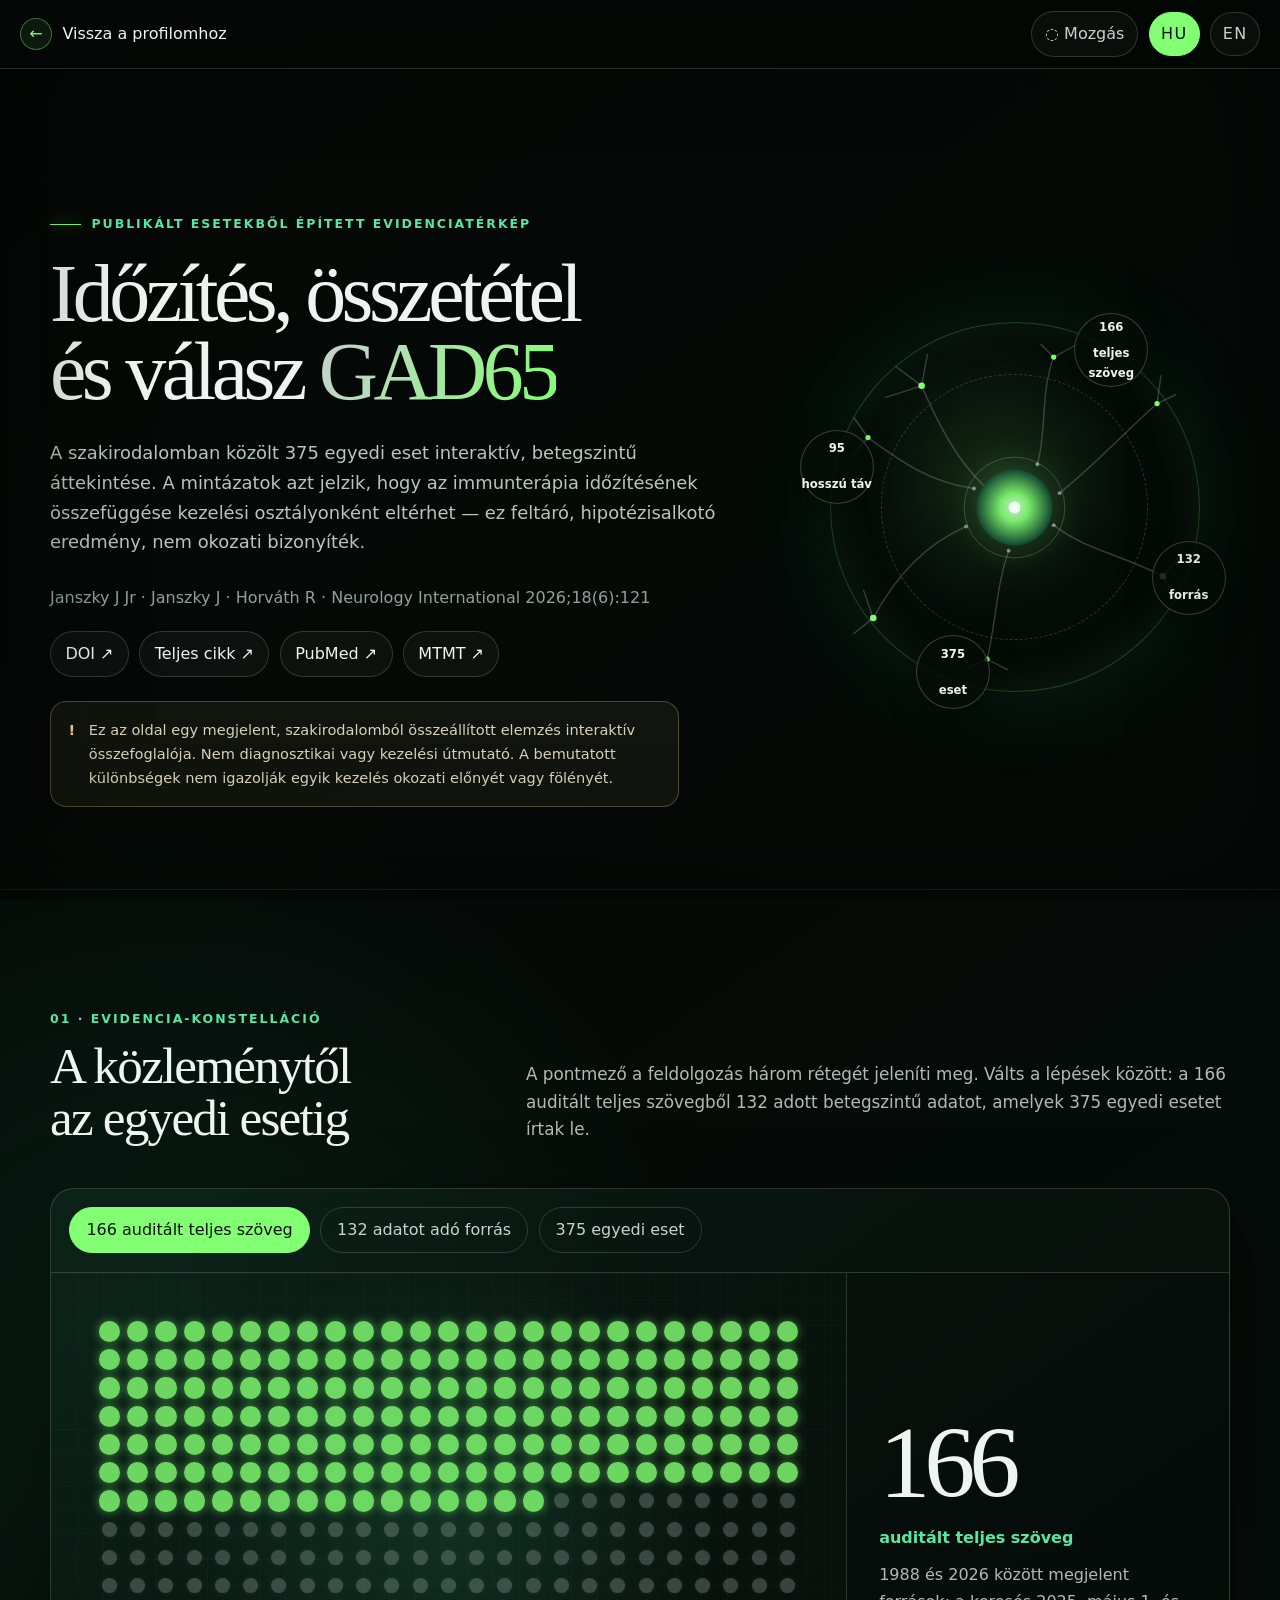
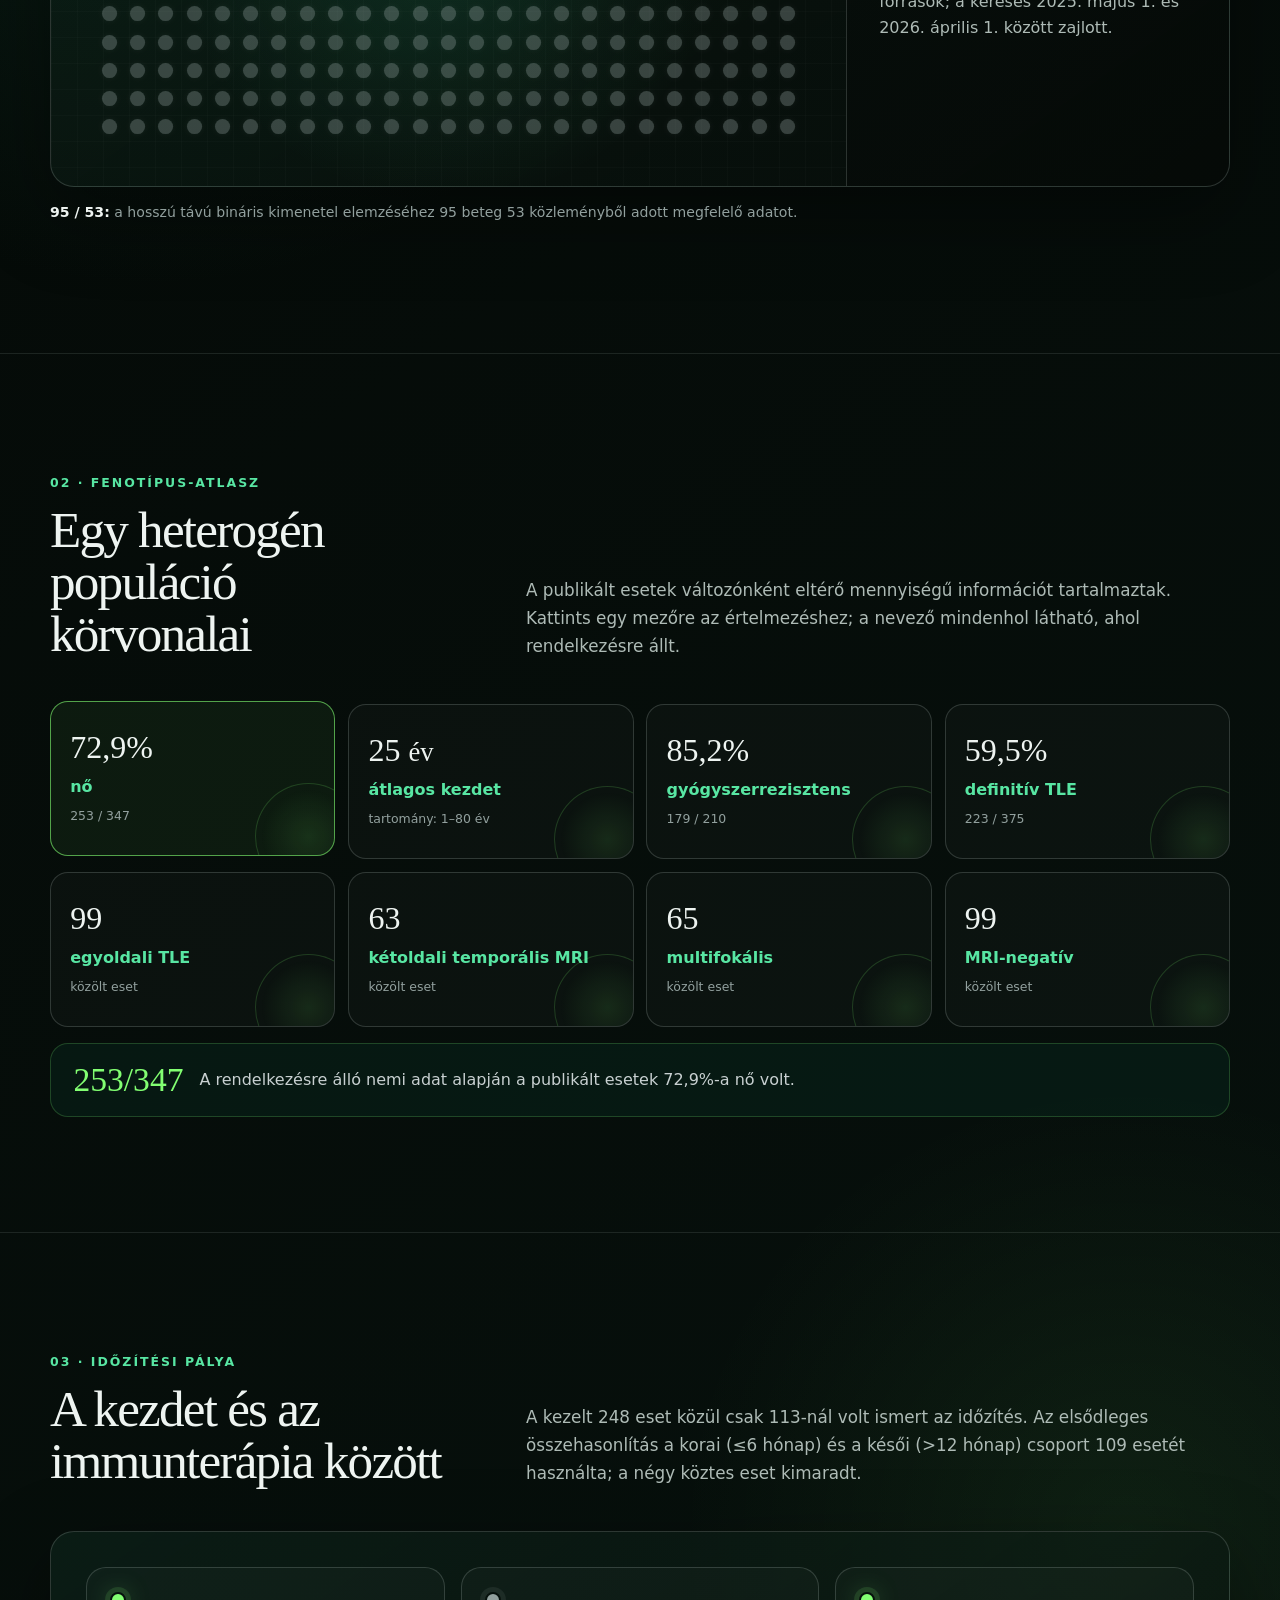
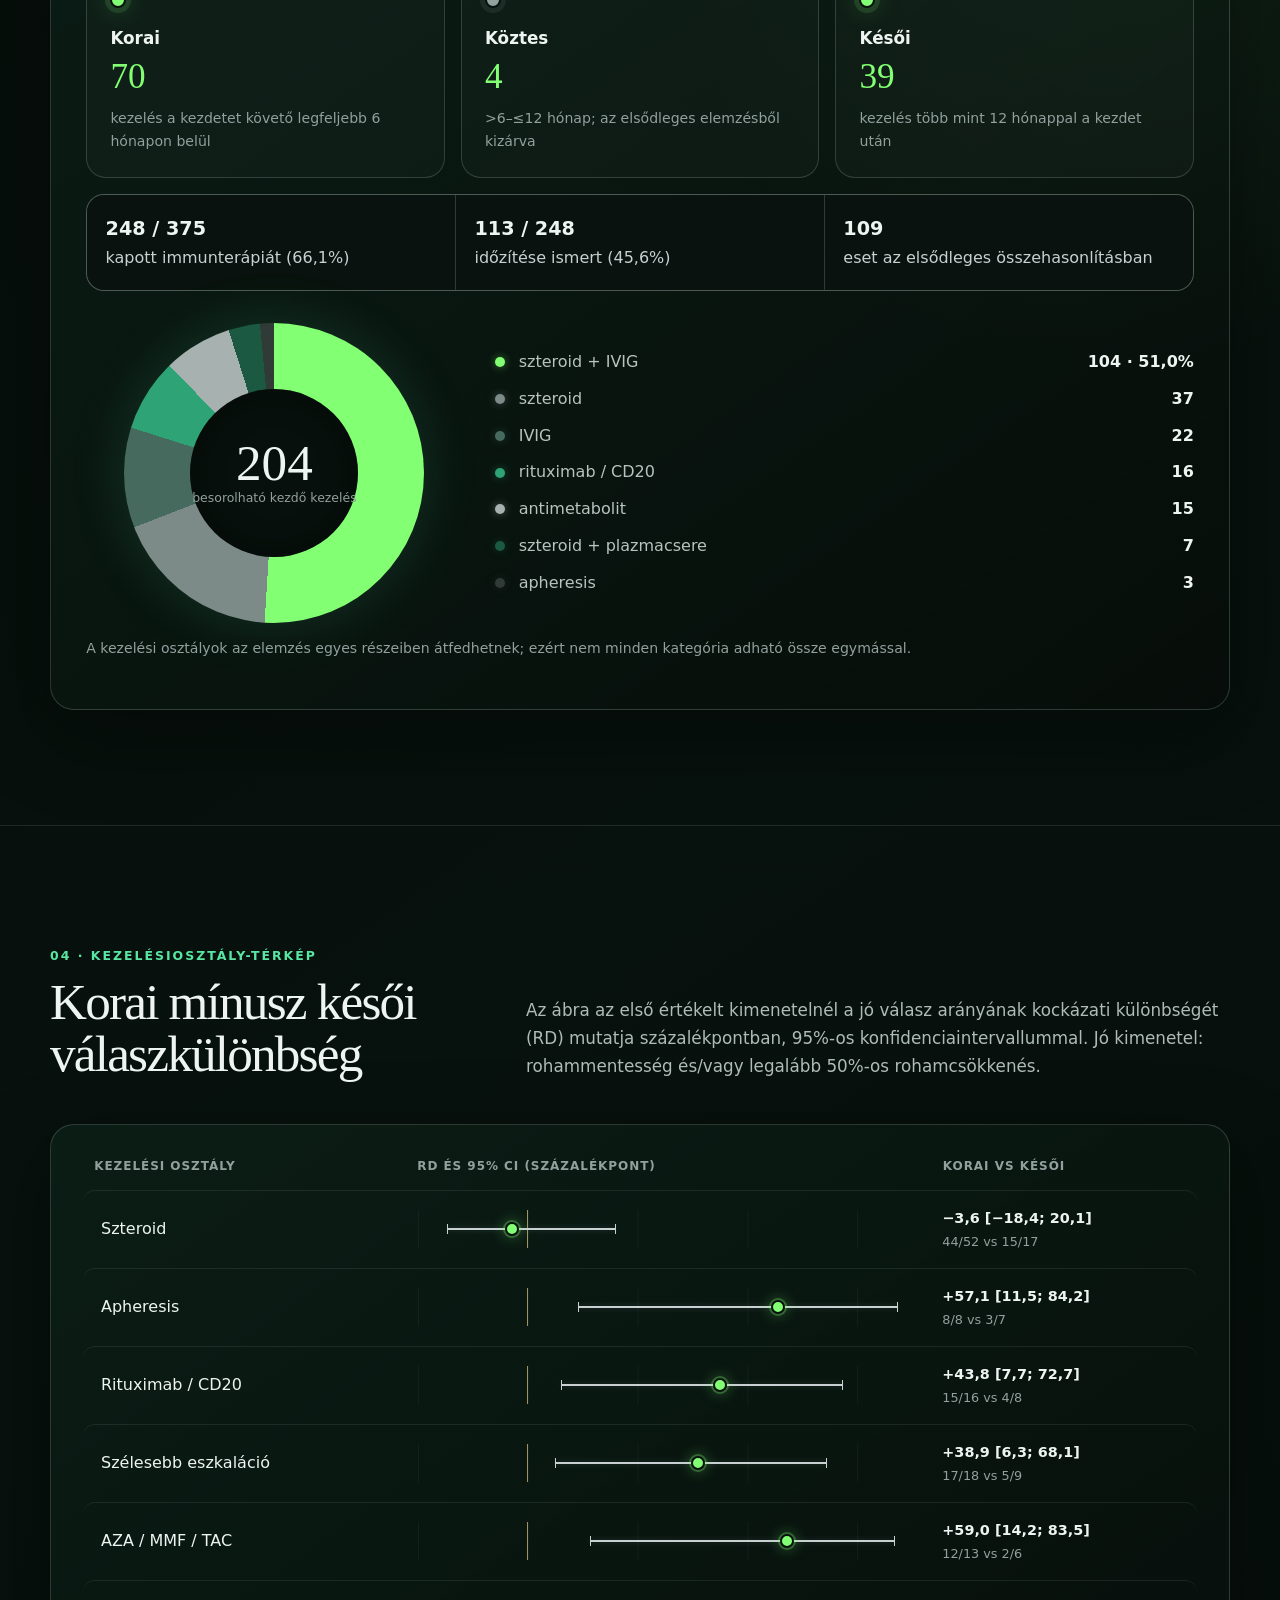
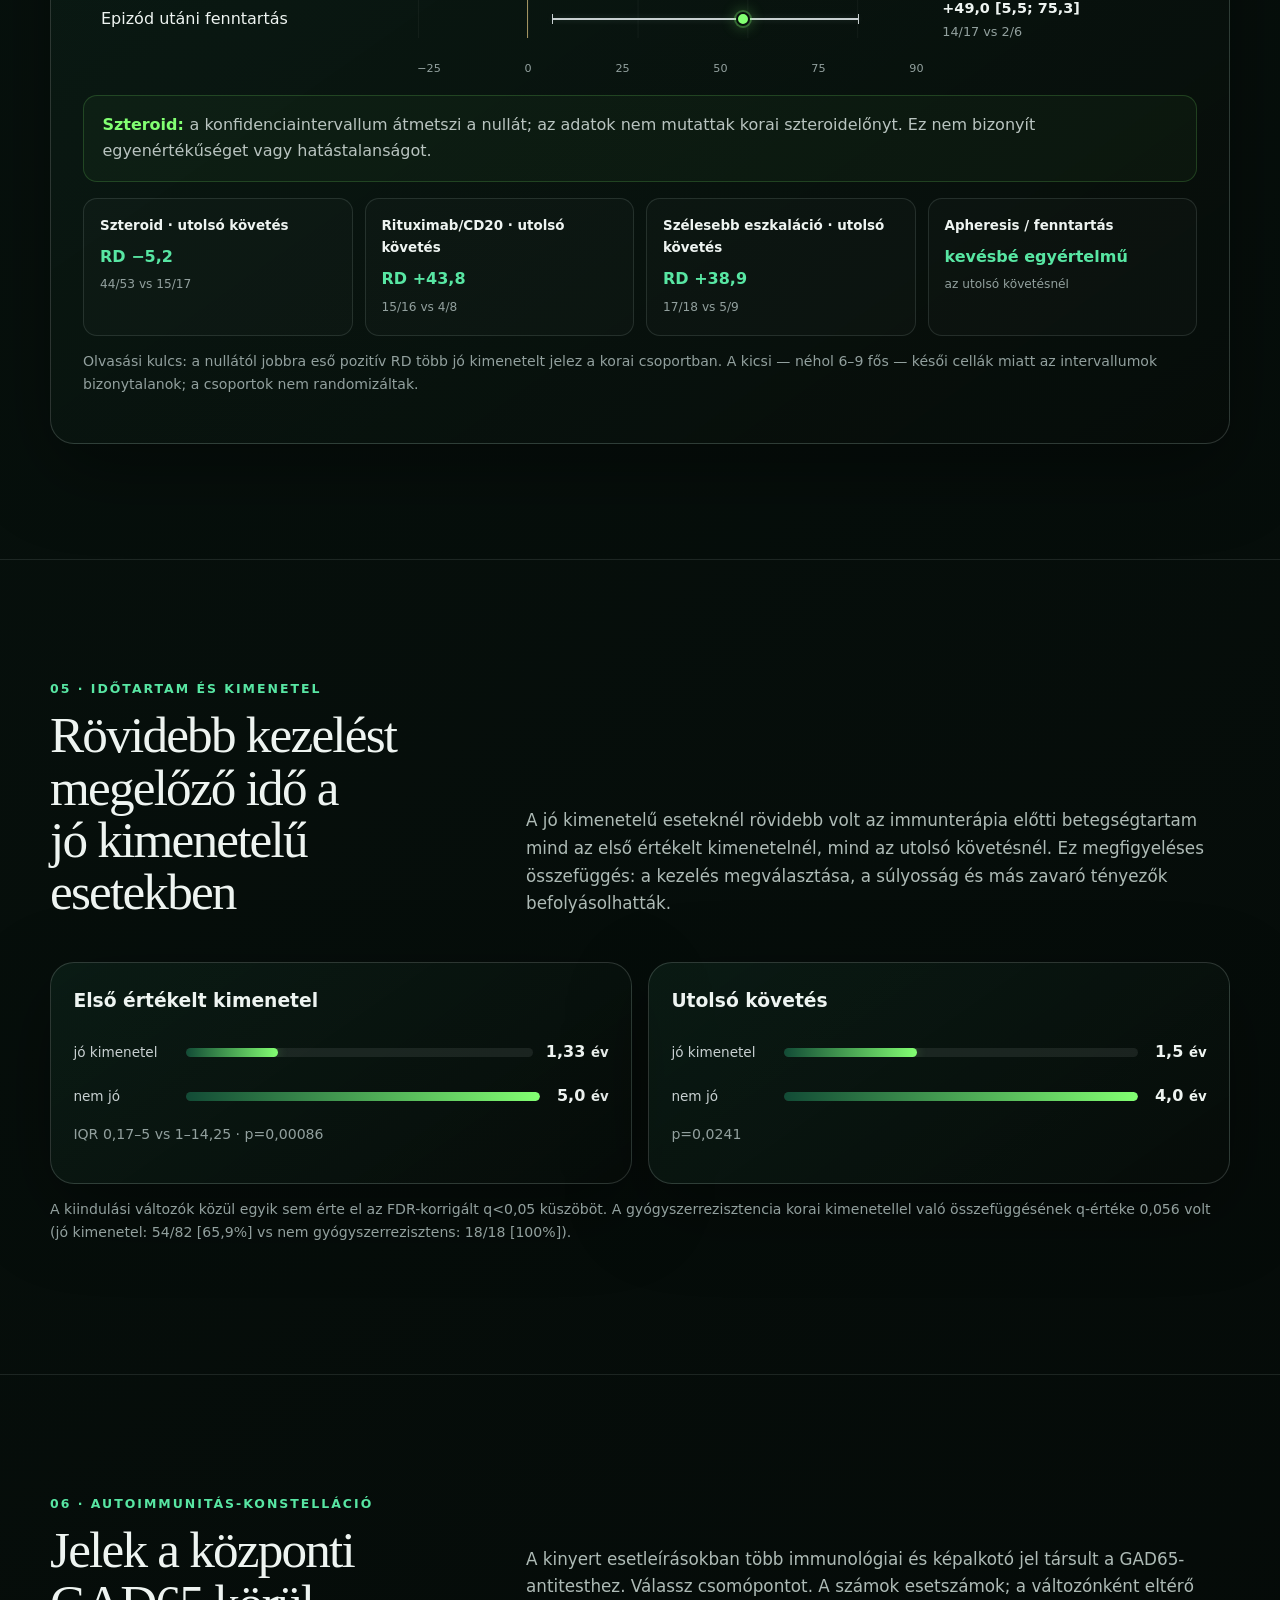
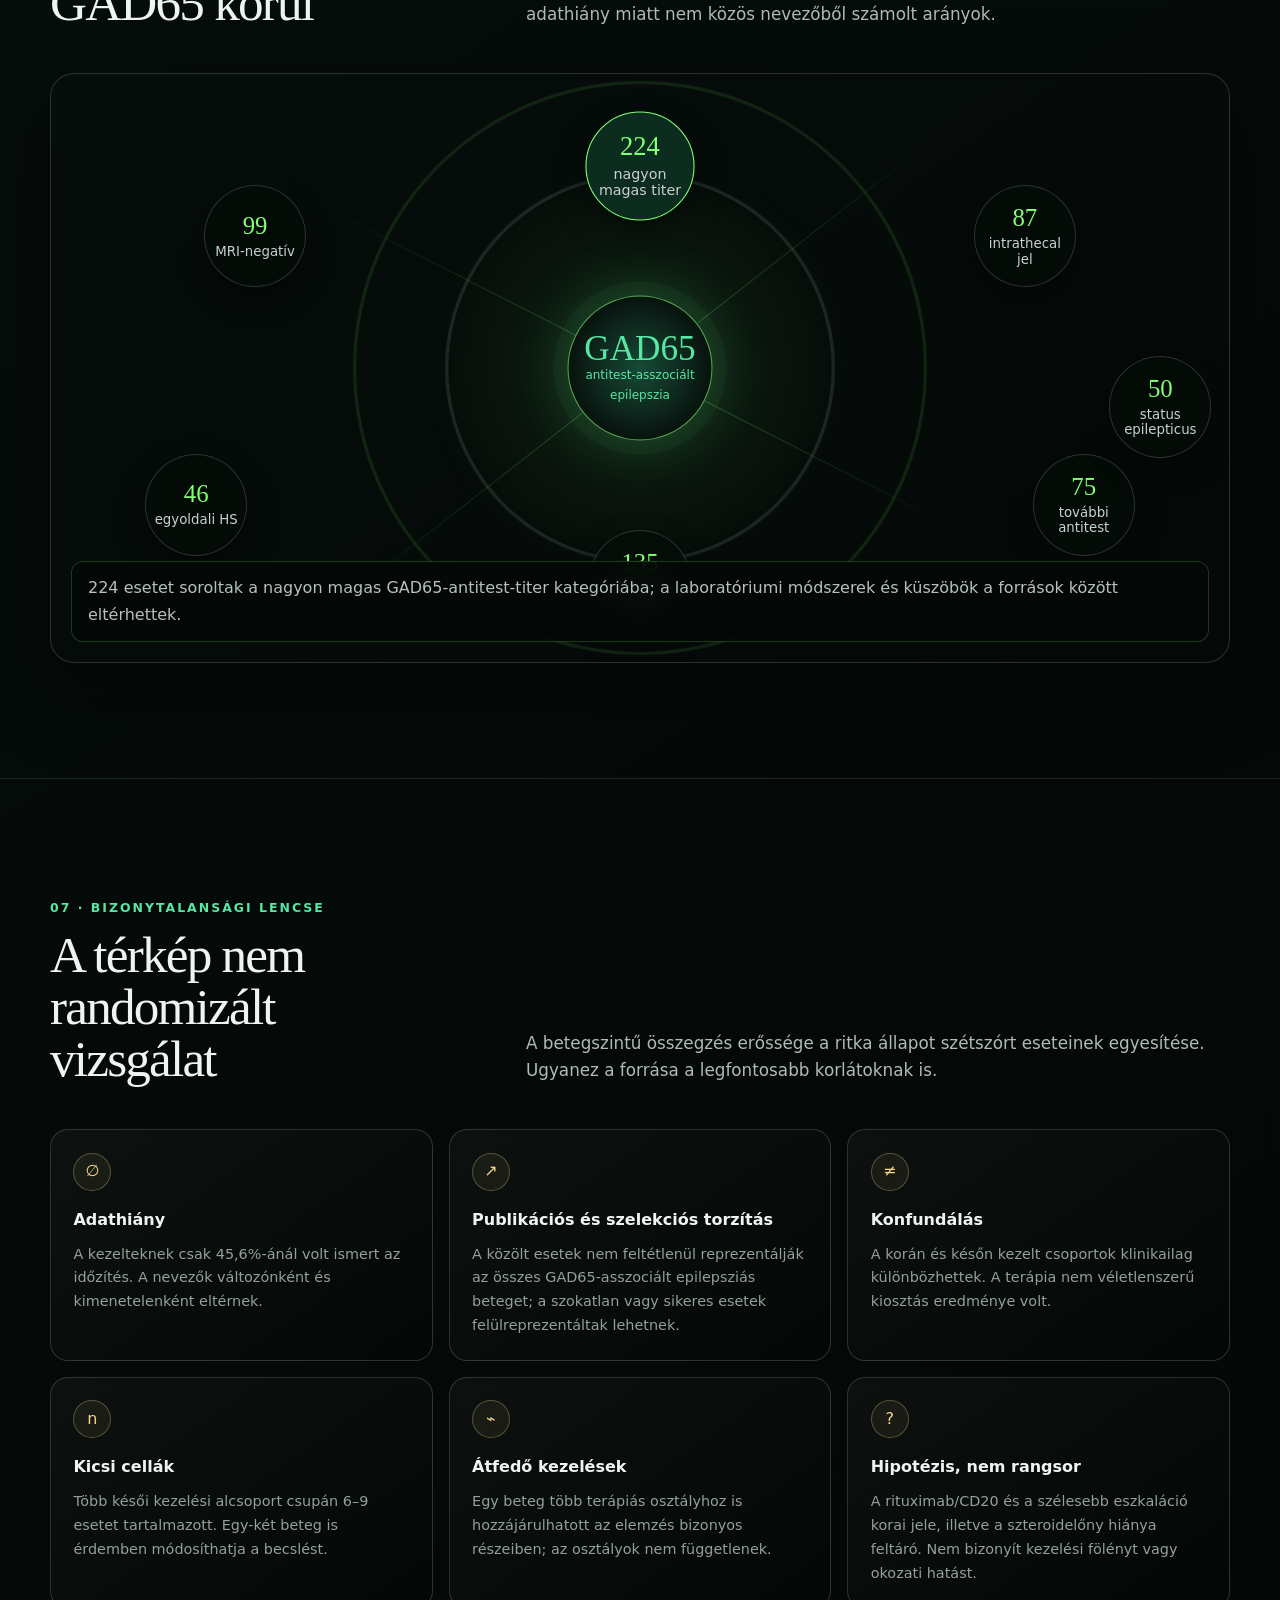
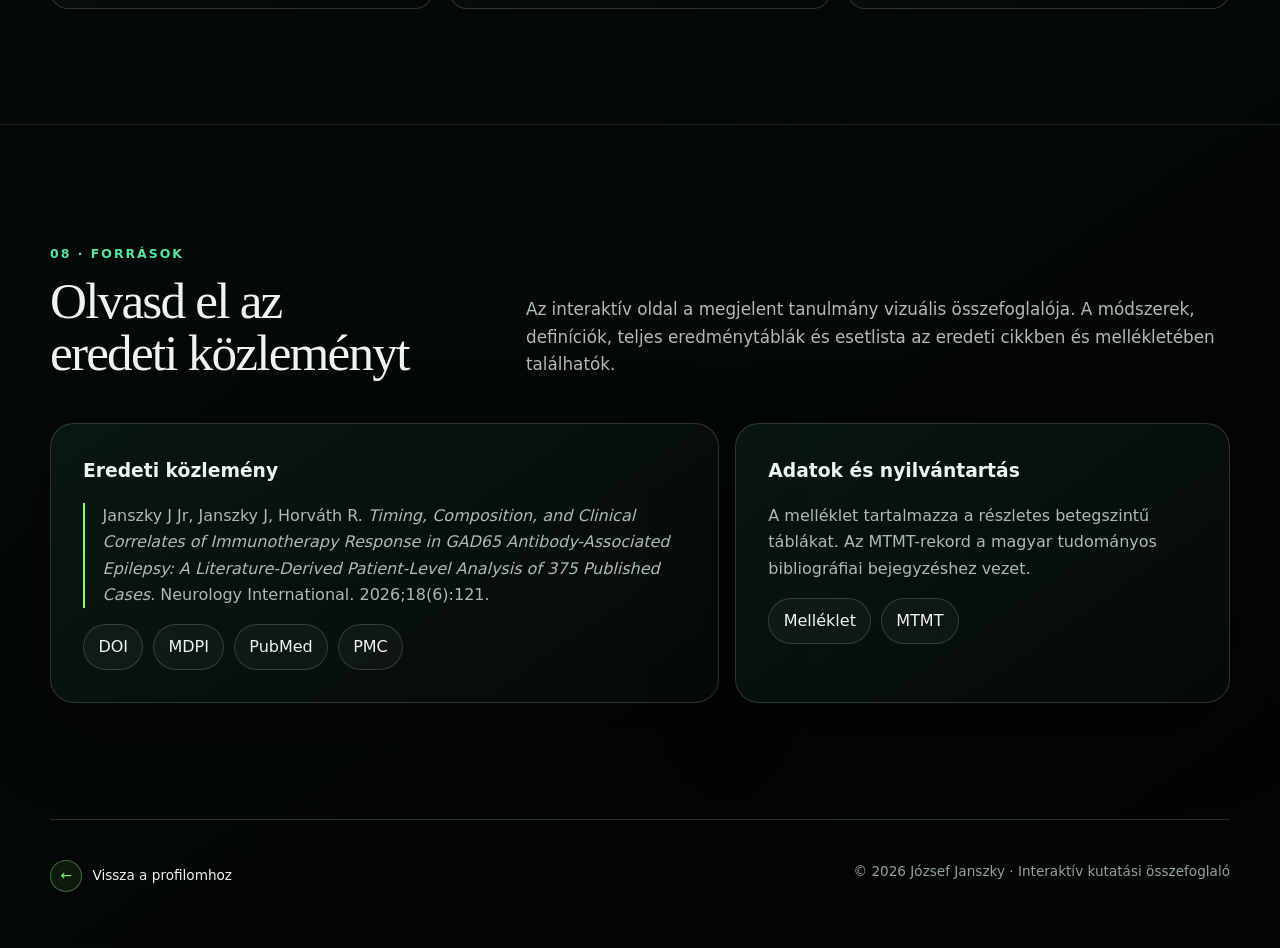
<file: research/gad65/index.html>
<!doctype html>
<html lang="hu">
<head>
  <meta charset="utf-8">
  <meta name="viewport" content="width=device-width, initial-scale=1">
  <meta name="color-scheme" content="dark">
  <meta name="theme-color" content="#06110d">
  <meta name="description" content="A 375 published GAD65 antibody-associated epilepsy cases interactive, bilingual evidence map.">
  <title>GAD65-asszociált epilepszia · Interaktív evidenciatérkép</title>
  <link rel="stylesheet" href="../shared/research.css">
  <style>
    :root {
      --gad-ink: #050806;
      --gad-night: #07110d;
      --gad-green: #0b3023;
      --gad-green-2: #124b36;
      --gad-venom: #82ff72;
      --gad-mint: #58e6a3;
      --gad-silver: #c8d0d1;
      --gad-silver-2: #92a09e;
      --gad-line: rgba(192, 211, 204, .20);
      --gad-paper: #eef4f1;
      --gad-warn: #f2d58a;
      --gad-radius: 24px;
      --gad-shadow: 0 26px 80px rgba(0, 0, 0, .38);
    }

    * { box-sizing: border-box; }
    html { scroll-behavior: smooth; }
    body.gad-page {
      margin: 0;
      min-width: 300px;
      color: var(--gad-silver);
      background:
        radial-gradient(circle at 12% 15%, rgba(23, 98, 68, .22), transparent 34rem),
        radial-gradient(circle at 88% 35%, rgba(126, 255, 114, .07), transparent 28rem),
        linear-gradient(145deg, #040705 0%, #07110d 46%, #030504 100%);
      font: 400 1rem/1.65 Inter, ui-sans-serif, system-ui, -apple-system, BlinkMacSystemFont, "Segoe UI", sans-serif;
      overflow-x: hidden;
    }

    .gad-page button,
    .gad-page a { font: inherit; }
    .gad-page a { color: var(--gad-mint); text-underline-offset: .22em; }
    .gad-page a:hover { color: var(--gad-venom); }
    .gad-page :focus-visible { outline: 3px solid var(--gad-venom); outline-offset: 4px; }
    .gad-page .skip-link {
      position: fixed;
      z-index: 1000;
      top: .75rem;
      left: .75rem;
      padding: .7rem 1rem;
      color: var(--gad-ink);
      background: var(--gad-venom);
      border-radius: 999px;
      transform: translateY(-180%);
    }
    .gad-page .skip-link:focus { transform: translateY(0); }

    .gad-aurora,
    .gad-stars {
      position: fixed;
      inset: 0;
      pointer-events: none;
    }
    .gad-aurora {
      z-index: -2;
      opacity: .52;
      background:
        linear-gradient(115deg, transparent 30%, rgba(55, 229, 150, .05), transparent 62%);
      animation: gad-breathe 14s ease-in-out infinite alternate;
    }
    .gad-stars {
      z-index: -1;
      opacity: .32;
      background-image:
        radial-gradient(circle, rgba(210, 226, 220, .7) 0 1px, transparent 1.2px),
        radial-gradient(circle, rgba(130, 255, 114, .55) 0 1px, transparent 1.3px);
      background-position: 0 0, 22px 28px;
      background-size: 64px 64px, 91px 91px;
      mask-image: linear-gradient(to bottom, black, transparent 88%);
    }
    @keyframes gad-breathe { to { opacity: .76; transform: scale(1.03) translate3d(1%, -1%, 0); } }

    .gad-topbar {
      position: sticky;
      z-index: 50;
      top: 0;
      border-bottom: 1px solid var(--gad-line);
      background: rgba(4, 8, 6, .82);
      backdrop-filter: blur(18px);
    }
    .gad-topbar-inner {
      display: flex;
      align-items: center;
      justify-content: space-between;
      gap: 1rem;
      width: min(1240px, calc(100% - 2rem));
      min-height: 68px;
      margin: auto;
    }
    .gad-back {
      display: inline-flex;
      align-items: center;
      gap: .65rem;
      color: var(--gad-paper) !important;
      text-decoration: none;
      font-weight: 700;
    }
    .gad-back-mark {
      display: grid;
      width: 32px;
      height: 32px;
      place-items: center;
      border: 1px solid rgba(130, 255, 114, .38);
      border-radius: 50%;
      color: var(--gad-venom);
      background: rgba(130, 255, 114, .08);
      transition: transform .25s ease;
    }
    .gad-back:hover .gad-back-mark { transform: translateX(-3px); }
    .gad-top-actions { display: flex; align-items: center; gap: .65rem; }
    .gad-motion,
    .gad-lang {
      border: 1px solid var(--gad-line);
      color: var(--gad-silver);
      background: rgba(255, 255, 255, .03);
      border-radius: 999px;
      cursor: pointer;
    }
    .gad-motion { padding: .52rem .8rem; }
    .gad-lang { padding: .5rem .72rem; min-width: 42px; font-weight: 800; }
    .gad-lang[aria-pressed="true"] {
      color: #071009;
      border-color: var(--gad-venom);
      background: var(--gad-venom);
    }

    .gad-shell { width: min(1180px, calc(100% - 2rem)); margin-inline: auto; }
    .gad-hero {
      display: grid;
      grid-template-columns: minmax(0, 1.22fr) minmax(330px, .78fr);
      gap: clamp(2rem, 6vw, 6rem);
      align-items: center;
      min-height: min(820px, calc(100vh - 68px));
      padding: clamp(5rem, 10vw, 8rem) 0 4.5rem;
    }
    .gad-kicker {
      display: inline-flex;
      align-items: center;
      gap: .65rem;
      margin: 0 0 1.25rem;
      color: var(--gad-mint);
      font-size: .78rem;
      font-weight: 800;
      letter-spacing: .16em;
      text-transform: uppercase;
    }
    .gad-kicker::before {
      width: 31px;
      height: 1px;
      content: "";
      background: var(--gad-venom);
      box-shadow: 0 0 15px var(--gad-venom);
    }
    .gad-title {
      max-width: 18ch;
      margin: 0;
      color: var(--gad-paper);
      font: 500 clamp(2.5rem, 6.4vw, 5.8rem)/.95 Georgia, "Times New Roman", serif;
      letter-spacing: -.055em;
      text-wrap: balance;
    }
    .gad-title em {
      color: transparent;
      font-style: normal;
      background: linear-gradient(110deg, var(--gad-silver), var(--gad-venom));
      background-clip: text;
      -webkit-background-clip: text;
    }
    .gad-deck {
      max-width: 68ch;
      margin: 1.75rem 0;
      color: #b9c5c0;
      font-size: clamp(1.02rem, 1.4vw, 1.2rem);
    }
    .gad-authors { margin: 0 0 1.25rem; color: var(--gad-silver-2); }
    .gad-citation-links { display: flex; flex-wrap: wrap; gap: .65rem; }
    .gad-pill {
      display: inline-flex;
      align-items: center;
      gap: .45rem;
      min-height: 42px;
      padding: .55rem .9rem;
      border: 1px solid var(--gad-line);
      border-radius: 999px;
      color: var(--gad-paper) !important;
      background: rgba(255, 255, 255, .035);
      text-decoration: none;
      transition: border-color .25s ease, background .25s ease, transform .25s ease;
    }
    .gad-pill:hover { border-color: rgba(130, 255, 114, .55); background: rgba(130, 255, 114, .08); transform: translateY(-2px); }
    .gad-warning {
      display: grid;
      grid-template-columns: auto 1fr;
      gap: .85rem;
      max-width: 68ch;
      margin-top: 1.5rem;
      padding: 1rem 1.1rem;
      border: 1px solid rgba(242, 213, 138, .28);
      border-radius: 16px;
      color: #d8d2bd;
      background: rgba(242, 213, 138, .055);
      font-size: .91rem;
    }
    .gad-warning strong { color: var(--gad-warn); }

    .gad-hero-art {
      position: relative;
      display: grid;
      aspect-ratio: 1;
      place-items: center;
      isolation: isolate;
    }
    .gad-hero-art::before,
    .gad-hero-art::after {
      position: absolute;
      border-radius: 50%;
      content: "";
    }
    .gad-hero-art::before {
      inset: 7%;
      border: 1px solid rgba(130, 255, 114, .24);
      background: radial-gradient(circle at 45% 42%, rgba(130, 255, 114, .13), rgba(5, 13, 9, .7) 46%, transparent 70%);
      box-shadow: inset 0 0 50px rgba(130, 255, 114, .08), 0 0 100px rgba(35, 218, 137, .11);
    }
    .gad-hero-art::after {
      inset: 19%;
      border: 1px dashed rgba(199, 208, 209, .22);
      animation: gad-spin 28s linear infinite;
    }
    @keyframes gad-spin { to { transform: rotate(1turn); } }
    .gad-neuron {
      position: relative;
      z-index: 2;
      width: 76%;
      filter: drop-shadow(0 0 18px rgba(130, 255, 114, .25));
    }
    .gad-neuron path,
    .gad-neuron line { vector-effect: non-scaling-stroke; }
    .gad-orbit-label {
      position: absolute;
      z-index: 3;
      display: grid;
      width: 74px;
      height: 74px;
      place-items: center;
      border: 1px solid rgba(199, 208, 209, .26);
      border-radius: 50%;
      color: var(--gad-paper);
      background: rgba(5, 12, 8, .84);
      box-shadow: 0 8px 30px rgba(0, 0, 0, .35);
      font-size: .73rem;
      font-weight: 800;
      text-align: center;
    }
    .gad-orbit-label:nth-of-type(1) { top: 5%; right: 19%; }
    .gad-orbit-label:nth-of-type(2) { right: 1%; bottom: 25%; }
    .gad-orbit-label:nth-of-type(3) { bottom: 3%; left: 27%; }
    .gad-orbit-label:nth-of-type(4) { top: 32%; left: 0; }

    .gad-section {
      position: relative;
      padding: clamp(4rem, 9vw, 7.5rem) 0;
      border-top: 1px solid rgba(192, 211, 204, .12);
      scroll-margin-top: 82px;
    }
    .gad-section-head {
      display: grid;
      grid-template-columns: minmax(0, .72fr) minmax(0, 1.28fr);
      gap: 2rem 5rem;
      align-items: end;
      margin-bottom: 2.75rem;
    }
    .gad-index {
      color: var(--gad-mint);
      font-size: .78rem;
      font-weight: 800;
      letter-spacing: .16em;
      text-transform: uppercase;
    }
    .gad-h2 {
      max-width: 17ch;
      margin: .5rem 0 0;
      color: var(--gad-paper);
      font: 500 clamp(2rem, 4vw, 3.9rem)/1.02 Georgia, "Times New Roman", serif;
      letter-spacing: -.035em;
      text-wrap: balance;
    }
    .gad-lead { max-width: 68ch; margin: 0; color: #aebbb6; font-size: 1.05rem; }
    .gad-panel {
      border: 1px solid var(--gad-line);
      border-radius: var(--gad-radius);
      background: linear-gradient(145deg, rgba(20, 54, 40, .34), rgba(7, 12, 9, .72));
      box-shadow: var(--gad-shadow);
      overflow: hidden;
    }
    .gad-panel-pad { padding: clamp(1.25rem, 3vw, 2.2rem); }
    .gad-note { color: var(--gad-silver-2); font-size: .88rem; }
    .gad-note strong { color: var(--gad-paper); }

    .gad-stage-tabs {
      display: flex;
      flex-wrap: wrap;
      gap: .65rem;
      padding: 1.15rem;
      border-bottom: 1px solid var(--gad-line);
    }
    .gad-stage-tab {
      min-height: 42px;
      padding: .55rem 1rem;
      border: 1px solid var(--gad-line);
      border-radius: 999px;
      color: var(--gad-silver);
      background: transparent;
      cursor: pointer;
    }
    .gad-stage-tab[aria-selected="true"] {
      color: #061009;
      border-color: var(--gad-venom);
      background: var(--gad-venom);
    }
    .gad-constellation-layout {
      display: grid;
      grid-template-columns: minmax(0, 1.35fr) minmax(245px, .65fr);
      min-height: 430px;
    }
    .gad-dotfield {
      position: relative;
      display: grid;
      grid-template-columns: repeat(25, minmax(3px, 1fr));
      align-content: center;
      gap: clamp(3px, .55vw, 7px);
      min-height: 430px;
      padding: clamp(1.25rem, 4vw, 3rem);
      background:
        radial-gradient(circle at 50% 50%, rgba(66, 230, 158, .12), transparent 58%),
        linear-gradient(rgba(255,255,255,.016) 1px, transparent 1px),
        linear-gradient(90deg, rgba(255,255,255,.016) 1px, transparent 1px);
      background-size: auto, 26px 26px, 26px 26px;
    }
    .gad-dot {
      aspect-ratio: 1;
      border-radius: 50%;
      background: var(--gad-silver-2);
      box-shadow: 0 0 9px rgba(199, 208, 209, .18);
      transform: scale(.72);
      opacity: .35;
      transition: opacity .35s ease, transform .35s ease, background .35s ease, box-shadow .35s ease;
    }
    .gad-dot.is-lit {
      background: var(--gad-venom);
      box-shadow: 0 0 10px rgba(130, 255, 114, .62);
      transform: scale(1);
      opacity: .82;
    }
    .gad-stage-copy {
      display: flex;
      flex-direction: column;
      justify-content: center;
      padding: 2rem;
      border-left: 1px solid var(--gad-line);
      background: rgba(0, 0, 0, .18);
    }
    .gad-stage-number {
      color: var(--gad-paper);
      font: 500 clamp(3.5rem, 8vw, 7rem)/.9 Georgia, serif;
      letter-spacing: -.06em;
    }
    .gad-stage-label { margin: 1rem 0 .7rem; color: var(--gad-mint); font-weight: 800; }
    .gad-stage-detail { margin: 0; color: #aebbb6; }

    .gad-atlas {
      display: grid;
      grid-template-columns: repeat(4, 1fr);
      gap: .8rem;
    }
    .gad-atlas-button {
      position: relative;
      min-height: 155px;
      padding: 1.2rem;
      overflow: hidden;
      border: 1px solid var(--gad-line);
      border-radius: 18px;
      color: var(--gad-silver);
      background: rgba(255, 255, 255, .025);
      text-align: left;
      cursor: pointer;
      transition: border-color .25s ease, transform .25s ease, background .25s ease;
    }
    .gad-atlas-button::after {
      position: absolute;
      right: -28px;
      bottom: -35px;
      width: 105px;
      height: 105px;
      border: 1px solid rgba(130, 255, 114, .18);
      border-radius: 50%;
      background: radial-gradient(circle, rgba(130, 255, 114, .1), transparent 64%);
      content: "";
    }
    .gad-atlas-button:hover,
    .gad-atlas-button[aria-pressed="true"] {
      border-color: rgba(130, 255, 114, .6);
      background: rgba(130, 255, 114, .06);
      transform: translateY(-3px);
    }
    .gad-atlas-value { display: block; color: var(--gad-paper); font: 500 2rem/1 Georgia, serif; }
    .gad-atlas-name { display: block; margin-top: .65rem; color: var(--gad-mint); font-weight: 750; }
    .gad-atlas-denom { display: block; margin-top: .35rem; color: var(--gad-silver-2); font-size: .78rem; }
    .gad-atlas-detail {
      display: grid;
      grid-template-columns: auto 1fr;
      gap: 1rem;
      align-items: center;
      margin-top: 1rem;
      padding: 1.2rem 1.4rem;
      border: 1px solid rgba(130, 255, 114, .2);
      border-radius: 18px;
      background: rgba(11, 48, 35, .34);
    }
    .gad-atlas-detail strong { color: var(--gad-venom); font: 500 2.1rem/1 Georgia, serif; }

    .gad-timing-grid {
      display: grid;
      grid-template-columns: repeat(3, 1fr);
      gap: 1rem;
      margin-bottom: 1rem;
    }
    .gad-time-card {
      position: relative;
      padding: 1.45rem;
      border: 1px solid var(--gad-line);
      border-radius: 20px;
      background: rgba(255, 255, 255, .025);
    }
    .gad-time-card::before {
      display: block;
      width: 12px;
      height: 12px;
      margin-bottom: 1.1rem;
      border: 2px solid var(--gad-night);
      border-radius: 50%;
      background: var(--gad-venom);
      box-shadow: 0 0 0 5px rgba(130, 255, 114, .12), 0 0 24px rgba(130, 255, 114, .35);
      content: "";
    }
    .gad-time-card.is-muted::before { background: var(--gad-silver-2); box-shadow: 0 0 0 5px rgba(199,208,209,.08); }
    .gad-time-card h3 { margin: 0 0 .4rem; color: var(--gad-paper); font-size: 1.05rem; }
    .gad-time-card b { color: var(--gad-venom); font: 500 2.2rem/1 Georgia, serif; }
    .gad-time-card p { margin: .65rem 0 0; color: var(--gad-silver-2); font-size: .88rem; }
    .gad-timing-context {
      display: grid;
      grid-template-columns: repeat(3, 1fr);
      gap: 1px;
      border: 1px solid var(--gad-line);
      border-radius: 18px;
      overflow: hidden;
      background: var(--gad-line);
    }
    .gad-timing-context div { padding: 1.15rem; background: #09120e; }
    .gad-timing-context strong { display: block; color: var(--gad-paper); font-size: 1.2rem; }

    .gad-regimens {
      display: grid;
      grid-template-columns: minmax(240px, .7fr) minmax(0, 1.3fr);
      gap: 2rem;
      align-items: center;
      margin-top: 2rem;
    }
    .gad-ring {
      position: relative;
      display: grid;
      aspect-ratio: 1;
      width: min(100%, 300px);
      place-items: center;
      margin: auto;
      border-radius: 50%;
      background: conic-gradient(var(--gad-venom) 0 51%, #7c8b87 51% 69.1%, #476a5e 69.1% 79.9%, #2ea476 79.9% 87.7%, #a7b2b0 87.7% 95.1%, #1b5943 95.1% 98.5%, #303a37 98.5%);
      box-shadow: 0 0 55px rgba(87, 230, 163, .15);
    }
    .gad-ring::before {
      position: absolute;
      inset: 22%;
      border-radius: 50%;
      background: #07100c;
      box-shadow: inset 0 0 30px rgba(0,0,0,.5);
      content: "";
    }
    .gad-ring span { position: relative; text-align: center; color: var(--gad-silver-2); font-size: .78rem; }
    .gad-ring strong { display: block; color: var(--gad-paper); font: 500 3.2rem/1 Georgia, serif; }
    .gad-legend { display: grid; gap: .65rem; }
    .gad-legend-row {
      display: grid;
      grid-template-columns: 12px minmax(0, 1fr) auto;
      gap: .75rem;
      align-items: center;
    }
    .gad-legend-row i { width: 10px; height: 10px; border-radius: 50%; background: var(--swatch); box-shadow: 0 0 8px color-mix(in srgb, var(--swatch), transparent 55%); }
    .gad-legend-row span { color: #b8c3bf; }
    .gad-legend-row b { color: var(--gad-paper); }

    .gad-forest-wrap { padding: clamp(1rem, 3vw, 2rem); }
    .gad-forest-head,
    .gad-forest-row {
      display: grid;
      grid-template-columns: minmax(185px, .9fr) minmax(260px, 1.5fr) minmax(145px, .72fr);
      gap: 1.2rem;
      align-items: center;
    }
    .gad-forest-head {
      padding: 0 .7rem .8rem;
      color: var(--gad-silver-2);
      font-size: .75rem;
      font-weight: 800;
      letter-spacing: .08em;
      text-transform: uppercase;
    }
    .gad-forest-row {
      min-height: 78px;
      padding: .75rem;
      border-top: 1px solid rgba(192, 211, 204, .1);
      border-radius: 12px;
      cursor: pointer;
    }
    .gad-forest-row:hover,
    .gad-forest-row:focus-within { background: rgba(130, 255, 114, .045); }
    .gad-forest-name {
      border: 0;
      color: var(--gad-paper);
      background: transparent;
      font-weight: 750;
      text-align: left;
      cursor: pointer;
    }
    .gad-forest-chart {
      position: relative;
      height: 38px;
      background:
        linear-gradient(90deg, transparent calc(21.739% - .5px), rgba(242, 213, 138, .65) calc(21.739% - .5px) calc(21.739% + .5px), transparent calc(21.739% + .5px)),
        linear-gradient(90deg, rgba(255,255,255,.04) 1px, transparent 1px);
      background-size: auto, 21.739% 100%;
    }
    .gad-ci {
      position: absolute;
      top: 18px;
      left: var(--lo);
      width: calc(var(--hi) - var(--lo));
      height: 2px;
      background: var(--gad-silver);
      box-shadow: 0 0 6px rgba(199,208,209,.2);
    }
    .gad-ci::before,
    .gad-ci::after {
      position: absolute;
      top: -4px;
      width: 1px;
      height: 10px;
      background: var(--gad-silver);
      content: "";
    }
    .gad-ci::before { left: 0; }
    .gad-ci::after { right: 0; }
    .gad-rd {
      position: absolute;
      z-index: 2;
      top: 12px;
      left: var(--rd);
      width: 14px;
      height: 14px;
      border: 2px solid #07100c;
      border-radius: 50%;
      background: var(--gad-venom);
      box-shadow: 0 0 0 2px rgba(130, 255, 114, .28), 0 0 15px rgba(130, 255, 114, .45);
      transform: translateX(-50%);
    }
    .gad-forest-values { color: var(--gad-silver-2); font-size: .8rem; }
    .gad-forest-values b { display: block; color: var(--gad-paper); font-size: .9rem; }
    .gad-axis {
      display: grid;
      grid-template-columns: minmax(185px, .9fr) minmax(260px, 1.5fr) minmax(145px, .72fr);
      gap: 1.2rem;
      padding: .15rem .7rem 0;
    }
    .gad-axis-scale {
      display: flex;
      justify-content: space-between;
      color: var(--gad-silver-2);
      font-size: .7rem;
    }
    .gad-forest-detail {
      margin: 1rem 0 0;
      padding: 1rem 1.15rem;
      border: 1px solid rgba(130, 255, 114, .18);
      border-radius: 14px;
      color: #b9c4c0;
      background: rgba(130, 255, 114, .035);
    }
    .gad-forest-detail strong { color: var(--gad-venom); }
    .gad-followup {
      display: grid;
      grid-template-columns: repeat(4, 1fr);
      gap: .75rem;
      margin-top: 1rem;
    }
    .gad-followup article {
      padding: 1rem;
      border: 1px solid rgba(192, 211, 204, .14);
      border-radius: 14px;
      background: rgba(255, 255, 255, .018);
    }
    .gad-followup h3 { margin: 0 0 .45rem; color: var(--gad-paper); font-size: .84rem; }
    .gad-followup b { display: block; color: var(--gad-mint); }
    .gad-followup span { color: var(--gad-silver-2); font-size: .76rem; }

    .gad-duration-grid {
      display: grid;
      grid-template-columns: 1fr 1fr;
      gap: 1rem;
    }
    .gad-duration-card { padding: 1.4rem; }
    .gad-duration-card h3 { margin: 0 0 1.4rem; color: var(--gad-paper); }
    .gad-river { display: grid; gap: 1.1rem; }
    .gad-river-row { display: grid; grid-template-columns: 100px 1fr auto; gap: .8rem; align-items: center; }
    .gad-river-row span { font-size: .85rem; }
    .gad-river-track { height: 9px; overflow: hidden; border-radius: 99px; background: rgba(255,255,255,.08); }
    .gad-river-fill { height: 100%; width: var(--w); border-radius: inherit; background: linear-gradient(90deg, var(--gad-green-2), var(--gad-venom)); box-shadow: 0 0 12px rgba(130,255,114,.28); }
    .gad-river-row b { min-width: 3.5rem; color: var(--gad-paper); text-align: right; }

    .gad-network {
      position: relative;
      min-height: 590px;
      background:
        radial-gradient(circle at 50% 50%, rgba(130, 255, 114, .11), transparent 33%),
        radial-gradient(circle at 50% 50%, transparent 0 29%, rgba(199, 208, 209, .12) 29.2% 29.5%, transparent 29.7% 43%, rgba(130,255,114,.1) 43.2% 43.5%, transparent 43.7%);
    }
    .gad-network::before,
    .gad-network::after {
      position: absolute;
      top: 50%;
      left: 50%;
      width: 62%;
      height: 1px;
      background: linear-gradient(90deg, transparent, rgba(130,255,114,.28), transparent);
      content: "";
      transform: translate(-50%, -50%) rotate(27deg);
    }
    .gad-network::after { transform: translate(-50%, -50%) rotate(-38deg); }
    .gad-core,
    .gad-node {
      position: absolute;
      display: grid;
      place-items: center;
      border-radius: 50%;
      text-align: center;
    }
    .gad-core {
      z-index: 3;
      top: 50%;
      left: 50%;
      width: 145px;
      height: 145px;
      border: 1px solid rgba(130,255,114,.65);
      color: var(--gad-paper);
      background: radial-gradient(circle, #164a36, #08130e 70%);
      box-shadow: 0 0 0 14px rgba(130,255,114,.035), 0 0 60px rgba(66,223,150,.25);
      transform: translate(-50%, -50%);
    }
    .gad-core strong { display: block; font: 500 2.2rem/1 Georgia, serif; }
    .gad-core span { color: var(--gad-mint); font-size: .75rem; }
    .gad-node {
      z-index: 4;
      width: 102px;
      height: 102px;
      padding: .45rem;
      border: 1px solid var(--gad-line);
      color: var(--gad-silver);
      background: rgba(5, 12, 8, .92);
      box-shadow: 0 12px 30px rgba(0,0,0,.35);
      cursor: pointer;
      transition: transform .25s ease, border-color .25s ease, background .25s ease;
    }
    .gad-node:hover,
    .gad-node[aria-pressed="true"] { z-index: 5; border-color: var(--gad-venom); background: #0d2c20; transform: scale(1.07); }
    .gad-node b { display: block; color: var(--gad-venom); font: 500 1.55rem/1 Georgia, serif; }
    .gad-node small { display: block; margin-top: .34rem; line-height: 1.15; }
    .gad-node:nth-of-type(1) { top: 7%; left: calc(50% - 51px); }
    .gad-node:nth-of-type(2) { top: 19%; right: 13%; }
    .gad-node:nth-of-type(3) { right: 8%; bottom: 18%; }
    .gad-node:nth-of-type(4) { right: calc(50% - 51px); bottom: 5%; }
    .gad-node:nth-of-type(5) { bottom: 18%; left: 8%; }
    .gad-node:nth-of-type(6) { top: 19%; left: 13%; }
    .gad-node:nth-of-type(7) { top: 48%; right: 1.5%; }
    .gad-network-detail {
      position: absolute;
      z-index: 6;
      right: 1.25rem;
      bottom: 1.25rem;
      left: 1.25rem;
      margin: 0;
      padding: .8rem 1rem;
      border: 1px solid rgba(130,255,114,.2);
      border-radius: 12px;
      color: #b6c0bc;
      background: rgba(4, 9, 6, .86);
      backdrop-filter: blur(10px);
    }

    .gad-limit-grid {
      display: grid;
      grid-template-columns: repeat(3, 1fr);
      gap: 1rem;
    }
    .gad-limit {
      min-height: 190px;
      padding: 1.4rem;
      border: 1px solid var(--gad-line);
      border-radius: 18px;
      background: linear-gradient(145deg, rgba(255,255,255,.035), rgba(0,0,0,.12));
    }
    .gad-limit-icon {
      display: grid;
      width: 38px;
      height: 38px;
      margin-bottom: 1rem;
      place-items: center;
      border: 1px solid rgba(242,213,138,.3);
      border-radius: 50%;
      color: var(--gad-warn);
      background: rgba(242,213,138,.06);
    }
    .gad-limit h3 { margin: 0 0 .6rem; color: var(--gad-paper); font-size: 1rem; }
    .gad-limit p { margin: 0; color: var(--gad-silver-2); font-size: .9rem; }

    .gad-source-grid {
      display: grid;
      grid-template-columns: 1.15fr .85fr;
      gap: 1rem;
    }
    .gad-source-card { padding: clamp(1.4rem, 3vw, 2rem); }
    .gad-source-card h3 { margin: 0 0 1rem; color: var(--gad-paper); }
    .gad-source-card p { color: #acb9b4; }
    .gad-source-links { display: flex; flex-wrap: wrap; gap: .6rem; }
    .gad-citation {
      padding-left: 1.1rem;
      border-left: 2px solid var(--gad-venom);
      color: #b7c2bd;
    }
    .gad-footer {
      display: flex;
      justify-content: space-between;
      gap: 1rem;
      padding: 2.5rem 0 3.5rem;
      border-top: 1px solid var(--gad-line);
      color: var(--gad-silver-2);
      font-size: .85rem;
    }
    .gad-sr-only {
      position: absolute !important;
      width: 1px !important;
      height: 1px !important;
      padding: 0 !important;
      overflow: hidden !important;
      clip: rect(0, 0, 0, 0) !important;
      white-space: nowrap !important;
      border: 0 !important;
    }

    @media (max-width: 940px) {
      .gad-hero { grid-template-columns: 1fr; min-height: auto; }
      .gad-hero-art { width: min(620px, 100%); margin: auto; }
      .gad-section-head { grid-template-columns: 1fr; }
      .gad-atlas { grid-template-columns: repeat(2, 1fr); }
      .gad-constellation-layout { grid-template-columns: 1fr; }
      .gad-stage-copy { border-top: 1px solid var(--gad-line); border-left: 0; }
      .gad-regimens,
      .gad-source-grid { grid-template-columns: 1fr; }
      .gad-followup { grid-template-columns: repeat(2, 1fr); }
      .gad-limit-grid { grid-template-columns: repeat(2, 1fr); }
      .gad-forest-head,
      .gad-forest-row,
      .gad-axis { grid-template-columns: 170px minmax(230px, 1fr) 140px; }
      .gad-forest-wrap { overflow-x: auto; }
      .gad-forest { min-width: 760px; }
    }
    @media (max-width: 680px) {
      .gad-shell,
      .gad-topbar-inner { width: min(100% - 1.2rem, 1180px); }
      .gad-back-label,
      .gad-motion-label { display: none; }
      .gad-motion { width: 42px; padding-inline: 0; }
      .gad-hero { gap: 2rem; padding-top: 4rem; }
      .gad-title { font-size: clamp(2.35rem, 12.5vw, 4rem); }
      .gad-orbit-label { width: 60px; height: 60px; font-size: .64rem; }
      .gad-atlas { grid-template-columns: 1fr 1fr; }
      .gad-atlas-button { min-height: 145px; padding: 1rem; }
      .gad-timing-grid,
      .gad-timing-context,
      .gad-duration-grid,
      .gad-limit-grid,
      .gad-followup { grid-template-columns: 1fr; }
      .gad-network { min-height: 720px; background: radial-gradient(circle at 50% 44%, rgba(130,255,114,.11), transparent 23%); }
      .gad-core { top: 44%; width: 122px; height: 122px; }
      .gad-node { width: 90px; height: 90px; }
      .gad-node:nth-of-type(1) { top: 3%; left: 8%; }
      .gad-node:nth-of-type(2) { top: 3%; right: 8%; }
      .gad-node:nth-of-type(3) { top: 20%; right: 1%; bottom: auto; }
      .gad-node:nth-of-type(4) { right: 5%; bottom: 19%; }
      .gad-node:nth-of-type(5) { bottom: 19%; left: 5%; }
      .gad-node:nth-of-type(6) { top: 20%; left: 1%; }
      .gad-node:nth-of-type(7) { top: auto; right: calc(50% - 45px); bottom: 4%; }
      .gad-network-detail { bottom: 31%; font-size: .82rem; }
      .gad-footer { flex-direction: column; }
    }
    @media (prefers-reduced-motion: reduce) {
      html { scroll-behavior: auto; }
      .gad-aurora,
      .gad-hero-art::after { animation: none !important; }
      *, *::before, *::after { transition-duration: .01ms !important; animation-duration: .01ms !important; animation-iteration-count: 1 !important; }
    }
    body.gad-motion-off .gad-aurora,
    body.gad-motion-off .gad-hero-art::after { animation-play-state: paused !important; }
  </style>
</head>
<body class="gad-page" data-title-hu="GAD65-asszociált epilepszia · Interaktív evidenciatérkép" data-title-en="GAD65 antibody-associated epilepsy · Interactive evidence map">
  <a class="skip-link" href="#main" data-hu="Ugrás a tartalomhoz" data-en="Skip to content">Ugrás a tartalomhoz</a>
  <div class="gad-aurora" aria-hidden="true"></div>
  <div class="gad-stars" aria-hidden="true"></div>

  <header class="gad-topbar">
    <div class="gad-topbar-inner">
      <a class="gad-back" href="../../" aria-label="Vissza a profilomhoz" data-aria-hu="Vissza a profilomhoz" data-aria-en="Back to my profile">
        <span class="gad-back-mark" aria-hidden="true">←</span>
        <span class="gad-back-label" data-hu="Vissza a profilomhoz" data-en="Back to my profile">Vissza a profilomhoz</span>
      </a>
      <div class="gad-top-actions">
        <button class="gad-motion" type="button" data-motion aria-pressed="false" title="Mozgás szüneteltetése">
          <span aria-hidden="true">◌</span>
          <span class="gad-motion-label" data-hu="Mozgás" data-en="Motion">Mozgás</span>
        </button>
        <button class="gad-lang" type="button" data-lang="hu" aria-pressed="true">HU</button>
        <button class="gad-lang" type="button" data-lang="en" aria-pressed="false">EN</button>
      </div>
    </div>
  </header>

  <main id="main">
    <section class="gad-shell gad-hero" aria-labelledby="page-title">
      <div>
        <p class="gad-kicker" data-hu="Publikált esetekből épített evidenciatérkép" data-en="Evidence map built from published cases">Publikált esetekből épített evidenciatérkép</p>
        <h1 class="gad-title" id="page-title">
          <span data-hu="Időzítés, összetétel és válasz" data-en="Timing, composition, and response">Időzítés, összetétel és válasz</span>
          <em>GAD65</em>
        </h1>
        <p class="gad-deck" data-hu="A szakirodalomban közölt 375 egyedi eset interaktív, betegszintű áttekintése. A mintázatok azt jelzik, hogy az immunterápia időzítésének összefüggése kezelési osztályonként eltérhet — ez feltáró, hipotézisalkotó eredmény, nem okozati bizonyíték." data-en="An interactive patient-level view of 375 unique cases reported in the literature. The patterns suggest that the association with immunotherapy timing may differ by treatment class—an exploratory, hypothesis-generating finding, not causal evidence.">A szakirodalomban közölt 375 egyedi eset interaktív, betegszintű áttekintése. A mintázatok azt jelzik, hogy az immunterápia időzítésének összefüggése kezelési osztályonként eltérhet — ez feltáró, hipotézisalkotó eredmény, nem okozati bizonyíték.</p>
        <p class="gad-authors">Janszky J Jr · Janszky J · Horváth R · <span>Neurology International 2026;18(6):121</span></p>
        <div class="gad-citation-links" role="navigation" aria-label="Publikációs linkek" data-aria-hu="Publikációs linkek" data-aria-en="Publication links">
          <a class="gad-pill" href="https://doi.org/10.3390/neurolint18060121" target="_blank" rel="noopener">DOI ↗</a>
          <a class="gad-pill" href="https://www.mdpi.com/2035-8377/18/6/121" target="_blank" rel="noopener" data-hu="Teljes cikk ↗" data-en="Full article ↗">Teljes cikk ↗</a>
          <a class="gad-pill" href="https://pubmed.ncbi.nlm.nih.gov/42347129/" target="_blank" rel="noopener">PubMed ↗</a>
          <a class="gad-pill" href="https://m2.mtmt.hu/gui2/?mode=browse&amp;params=publication;37346990" target="_blank" rel="noopener">MTMT ↗</a>
        </div>
        <div class="gad-warning" role="note">
          <strong aria-hidden="true">!</strong>
          <span data-hu="Ez az oldal egy megjelent, szakirodalomból összeállított elemzés interaktív összefoglalója. Nem diagnosztikai vagy kezelési útmutató. A bemutatott különbségek nem igazolják egyik kezelés okozati előnyét vagy fölényét." data-en="This page is an interactive summary of a published, literature-derived analysis. It is not diagnostic or treatment guidance. The displayed differences do not establish a causal benefit or superiority of any treatment.">Ez az oldal egy megjelent, szakirodalomból összeállított elemzés interaktív összefoglalója. Nem diagnosztikai vagy kezelési útmutató. A bemutatott különbségek nem igazolják egyik kezelés okozati előnyét vagy fölényét.</span>
        </div>
      </div>

      <div class="gad-hero-art" aria-hidden="true">
        <svg class="gad-neuron" viewBox="0 0 500 500" fill="none">
          <defs>
            <radialGradient id="g-core">
              <stop stop-color="#dfffe8"/>
              <stop offset=".38" stop-color="#82ff72"/>
              <stop offset="1" stop-color="#134b36"/>
            </radialGradient>
            <linearGradient id="g-line" x1="40" y1="40" x2="470" y2="470">
              <stop stop-color="#c8d0d1" stop-opacity=".25"/>
              <stop offset=".5" stop-color="#82ff72"/>
              <stop offset="1" stop-color="#58e6a3" stop-opacity=".18"/>
            </linearGradient>
          </defs>
          <g stroke="url(#g-line)" stroke-width="1.4">
            <path d="M250 250C181 214 142 142 108 64M188 221C119 211 74 178 26 143M176 279C114 307 70 352 34 419M241 316C221 374 222 427 208 482M310 277C360 315 405 319 477 355M319 228C374 184 407 146 468 91M285 184C300 130 289 76 310 20"/>
            <path d="M108 64L68 34M108 64L117 15M108 64L52 82M26 143L4 112M26 143L2 172M34 419L4 443M34 419L19 376M208 482L176 498M208 482L243 500M477 355L499 330M477 355L496 390M468 91L497 77M468 91L474 48M310 20L290 0M310 20L347 0"/>
          </g>
          <circle cx="250" cy="250" r="77" stroke="#c8d0d1" stroke-opacity=".38"/>
          <circle cx="250" cy="250" r="58" fill="url(#g-core)" fill-opacity=".88"/>
          <circle cx="250" cy="250" r="9" fill="#f0fff4"/>
          <g fill="#82ff72">
            <circle cx="108" cy="64" r="5"/><circle cx="26" cy="143" r="4"/><circle cx="34" cy="419" r="5"/>
            <circle cx="208" cy="482" r="4"/><circle cx="477" cy="355" r="5"/><circle cx="468" cy="91" r="4"/><circle cx="310" cy="20" r="4"/>
          </g>
          <g fill="#c8d0d1" fill-opacity=".6">
            <circle cx="188" cy="221" r="3"/><circle cx="176" cy="279" r="3"/><circle cx="241" cy="316" r="3"/>
            <circle cx="310" cy="277" r="3"/><circle cx="319" cy="228" r="3"/><circle cx="285" cy="184" r="3"/>
          </g>
        </svg>
        <span class="gad-orbit-label">166<br><span data-hu="teljes szöveg" data-en="full texts">teljes szöveg</span></span>
        <span class="gad-orbit-label">132<br><span data-hu="forrás" data-en="sources">forrás</span></span>
        <span class="gad-orbit-label">375<br><span data-hu="eset" data-en="cases">eset</span></span>
        <span class="gad-orbit-label">95<br><span data-hu="hosszú táv" data-en="long term">hosszú táv</span></span>
      </div>
    </section>

    <section class="gad-section" id="evidence" aria-labelledby="evidence-title">
      <div class="gad-shell">
        <div class="gad-section-head">
          <div>
            <span class="gad-index">01 · <span data-hu="Evidencia-konstelláció" data-en="Evidence constellation">Evidencia-konstelláció</span></span>
            <h2 class="gad-h2" id="evidence-title" data-hu="A közleménytől az egyedi esetig" data-en="From publication to unique case">A közleménytől az egyedi esetig</h2>
          </div>
          <p class="gad-lead" data-hu="A pontmező a feldolgozás három rétegét jeleníti meg. Válts a lépések között: a 166 auditált teljes szövegből 132 adott betegszintű adatot, amelyek 375 egyedi esetet írtak le." data-en="The dot field shows three layers of evidence processing. Move between stages: of 166 audited full texts, 132 contributed patient-level data describing 375 unique cases.">A pontmező a feldolgozás három rétegét jeleníti meg. Válts a lépések között: a 166 auditált teljes szövegből 132 adott betegszintű adatot, amelyek 375 egyedi esetet írtak le.</p>
        </div>

        <div class="gad-panel">
          <div class="gad-stage-tabs" role="tablist" aria-label="Evidenciaszintek" data-aria-hu="Evidenciaszintek" data-aria-en="Evidence stages">
            <button class="gad-stage-tab" type="button" role="tab" aria-controls="stage-panel" aria-selected="true" data-stage="166" data-stage-key="full" data-hu="166 auditált teljes szöveg" data-en="166 audited full texts">166 auditált teljes szöveg</button>
            <button class="gad-stage-tab" type="button" role="tab" aria-controls="stage-panel" aria-selected="false" data-stage="132" data-stage-key="sources" data-hu="132 adatot adó forrás" data-en="132 contributing sources">132 adatot adó forrás</button>
            <button class="gad-stage-tab" type="button" role="tab" aria-controls="stage-panel" aria-selected="false" data-stage="375" data-stage-key="cases" data-hu="375 egyedi eset" data-en="375 unique cases">375 egyedi eset</button>
          </div>
          <div class="gad-constellation-layout" id="stage-panel" role="tabpanel">
            <div class="gad-dotfield" data-dotfield aria-hidden="true"></div>
            <div class="gad-stage-copy" aria-live="polite">
              <span class="gad-stage-number" data-stage-number>166</span>
              <p class="gad-stage-label" data-stage-label>auditált teljes szöveg</p>
              <p class="gad-stage-detail" data-stage-detail>1988 és 2026 között megjelent források; a keresés 2025. május 1. és 2026. április 1. között zajlott.</p>
            </div>
          </div>
        </div>
        <p class="gad-note"><strong>95 / 53:</strong> <span data-hu="a hosszú távú bináris kimenetel elemzéséhez 95 beteg 53 közleményből adott megfelelő adatot." data-en="95 patients from 53 publications contributed adequate data to the long-term binary-outcome analysis.">a hosszú távú bináris kimenetel elemzéséhez 95 beteg 53 közleményből adott megfelelő adatot.</span></p>
      </div>
    </section>

    <section class="gad-section" id="phenotype" aria-labelledby="phenotype-title">
      <div class="gad-shell">
        <div class="gad-section-head">
          <div>
            <span class="gad-index">02 · <span data-hu="Fenotípus-atlasz" data-en="Phenotype atlas">Fenotípus-atlasz</span></span>
            <h2 class="gad-h2" id="phenotype-title" data-hu="Egy heterogén populáció körvonalai" data-en="The contours of a heterogeneous population">Egy heterogén populáció körvonalai</h2>
          </div>
          <p class="gad-lead" data-hu="A publikált esetek változónként eltérő mennyiségű információt tartalmaztak. Kattints egy mezőre az értelmezéshez; a nevező mindenhol látható, ahol rendelkezésre állt." data-en="Published cases contained different amounts of information for each variable. Select a tile for context; the denominator is shown wherever available.">A publikált esetek változónként eltérő mennyiségű információt tartalmaztak. Kattints egy mezőre az értelmezéshez; a nevező mindenhol látható, ahol rendelkezésre állt.</p>
        </div>

        <div class="gad-atlas" role="group" aria-label="Fenotípusmutatók" data-aria-hu="Fenotípusmutatók" data-aria-en="Phenotype metrics">
          <button class="gad-atlas-button" type="button" aria-pressed="true" data-atlas="women">
            <span class="gad-atlas-value">72,9%</span>
            <span class="gad-atlas-name" data-hu="nő" data-en="women">nő</span>
            <span class="gad-atlas-denom">253 / 347</span>
          </button>
          <button class="gad-atlas-button" type="button" aria-pressed="false" data-atlas="onset">
            <span class="gad-atlas-value">25 <small data-hu="év" data-en="years">év</small></span>
            <span class="gad-atlas-name" data-hu="átlagos kezdet" data-en="mean onset">átlagos kezdet</span>
            <span class="gad-atlas-denom" data-hu="tartomány: 1–80 év" data-en="range: 1–80 years">tartomány: 1–80 év</span>
          </button>
          <button class="gad-atlas-button" type="button" aria-pressed="false" data-atlas="dre">
            <span class="gad-atlas-value">85,2%</span>
            <span class="gad-atlas-name" data-hu="gyógyszerrezisztens" data-en="drug-resistant">gyógyszerrezisztens</span>
            <span class="gad-atlas-denom">179 / 210</span>
          </button>
          <button class="gad-atlas-button" type="button" aria-pressed="false" data-atlas="tle">
            <span class="gad-atlas-value">59,5%</span>
            <span class="gad-atlas-name" data-hu="definitív TLE" data-en="definite TLE">definitív TLE</span>
            <span class="gad-atlas-denom">223 / 375</span>
          </button>
          <button class="gad-atlas-button" type="button" aria-pressed="false" data-atlas="unilateral">
            <span class="gad-atlas-value">99</span>
            <span class="gad-atlas-name" data-hu="egyoldali TLE" data-en="unilateral TLE">egyoldali TLE</span>
            <span class="gad-atlas-denom" data-hu="közölt eset" data-en="reported cases">közölt eset</span>
          </button>
          <button class="gad-atlas-button" type="button" aria-pressed="false" data-atlas="bilateral">
            <span class="gad-atlas-value">63</span>
            <span class="gad-atlas-name" data-hu="kétoldali temporális MRI" data-en="bilateral temporal MRI">kétoldali temporális MRI</span>
            <span class="gad-atlas-denom" data-hu="közölt eset" data-en="reported cases">közölt eset</span>
          </button>
          <button class="gad-atlas-button" type="button" aria-pressed="false" data-atlas="multifocal">
            <span class="gad-atlas-value">65</span>
            <span class="gad-atlas-name" data-hu="multifokális" data-en="multifocal">multifokális</span>
            <span class="gad-atlas-denom" data-hu="közölt eset" data-en="reported cases">közölt eset</span>
          </button>
          <button class="gad-atlas-button" type="button" aria-pressed="false" data-atlas="mri">
            <span class="gad-atlas-value">99</span>
            <span class="gad-atlas-name" data-hu="MRI-negatív" data-en="MRI-negative">MRI-negatív</span>
            <span class="gad-atlas-denom" data-hu="közölt eset" data-en="reported cases">közölt eset</span>
          </button>
        </div>
        <div class="gad-atlas-detail" aria-live="polite">
          <strong data-atlas-big>253/347</strong>
          <span data-atlas-copy>A rendelkezésre álló nemi adat alapján a publikált esetek 72,9%-a nő volt.</span>
        </div>
      </div>
    </section>

    <section class="gad-section" id="timing" aria-labelledby="timing-title">
      <div class="gad-shell">
        <div class="gad-section-head">
          <div>
            <span class="gad-index">03 · <span data-hu="Időzítési pálya" data-en="Timing track">Időzítési pálya</span></span>
            <h2 class="gad-h2" id="timing-title" data-hu="A kezdet és az immunterápia között" data-en="Between onset and immunotherapy">A kezdet és az immunterápia között</h2>
          </div>
          <p class="gad-lead" data-hu="A kezelt 248 eset közül csak 113-nál volt ismert az időzítés. Az elsődleges összehasonlítás a korai (≤6 hónap) és a késői (&gt;12 hónap) csoport 109 esetét használta; a négy köztes eset kimaradt." data-en="Timing was known for only 113 of 248 treated cases. The primary comparison used 109 cases in the early (≤6 months) and late (&gt;12 months) groups; four intermediate cases were excluded.">A kezelt 248 eset közül csak 113-nál volt ismert az időzítés. Az elsődleges összehasonlítás a korai (≤6 hónap) és a késői (&gt;12 hónap) csoport 109 esetét használta; a négy köztes eset kimaradt.</p>
        </div>

        <div class="gad-panel gad-panel-pad">
          <div class="gad-timing-grid">
            <article class="gad-time-card">
              <h3 data-hu="Korai" data-en="Early">Korai</h3>
              <b>70</b>
              <p data-hu="kezelés a kezdetet követő legfeljebb 6 hónapon belül" data-en="treated within 6 months of onset">kezelés a kezdetet követő legfeljebb 6 hónapon belül</p>
            </article>
            <article class="gad-time-card is-muted">
              <h3 data-hu="Köztes" data-en="Intermediate">Köztes</h3>
              <b>4</b>
              <p data-hu="&gt;6–≤12 hónap; az elsődleges elemzésből kizárva" data-en="&gt;6–≤12 months; excluded from the primary analysis">&gt;6–≤12 hónap; az elsődleges elemzésből kizárva</p>
            </article>
            <article class="gad-time-card">
              <h3 data-hu="Késői" data-en="Late">Késői</h3>
              <b>39</b>
              <p data-hu="kezelés több mint 12 hónappal a kezdet után" data-en="treated more than 12 months after onset">kezelés több mint 12 hónappal a kezdet után</p>
            </article>
          </div>
          <div class="gad-timing-context">
            <div><strong>248 / 375</strong><span data-hu="kapott immunterápiát (66,1%)" data-en="received immunotherapy (66.1%)">kapott immunterápiát (66,1%)</span></div>
            <div><strong>113 / 248</strong><span data-hu="időzítése ismert (45,6%)" data-en="had known timing (45.6%)">időzítése ismert (45,6%)</span></div>
            <div><strong>109</strong><span data-hu="eset az elsődleges összehasonlításban" data-en="cases in the primary comparison">eset az elsődleges összehasonlításban</span></div>
          </div>

          <div class="gad-regimens">
            <div class="gad-ring" role="img" aria-label="204 besorolható kezdő kezelés" data-aria-hu="204 besorolható kezdő kezelés" data-aria-en="204 classifiable initial regimens">
              <span><strong>204</strong><span data-hu="besorolható kezdő kezelés" data-en="classifiable initial regimens">besorolható kezdő kezelés</span></span>
            </div>
            <div class="gad-legend" role="group" aria-label="Kezdő kezelések összetétele" data-aria-hu="Kezdő kezelések összetétele" data-aria-en="Starting regimen composition">
              <div class="gad-legend-row"><i style="--swatch:#82ff72"></i><span data-hu="szteroid + IVIG" data-en="steroid + IVIG">szteroid + IVIG</span><b>104 · 51,0%</b></div>
              <div class="gad-legend-row"><i style="--swatch:#7c8b87"></i><span data-hu="szteroid" data-en="steroid">szteroid</span><b>37</b></div>
              <div class="gad-legend-row"><i style="--swatch:#476a5e"></i><span>IVIG</span><b>22</b></div>
              <div class="gad-legend-row"><i style="--swatch:#2ea476"></i><span>rituximab / CD20</span><b>16</b></div>
              <div class="gad-legend-row"><i style="--swatch:#a7b2b0"></i><span data-hu="antimetabolit" data-en="antimetabolite">antimetabolit</span><b>15</b></div>
              <div class="gad-legend-row"><i style="--swatch:#1b5943"></i><span data-hu="szteroid + plazmacsere" data-en="steroid + plasma exchange">szteroid + plazmacsere</span><b>7</b></div>
              <div class="gad-legend-row"><i style="--swatch:#303a37"></i><span data-hu="apheresis" data-en="apheresis">apheresis</span><b>3</b></div>
            </div>
          </div>
          <p class="gad-note" data-hu="A kezelési osztályok az elemzés egyes részeiben átfedhetnek; ezért nem minden kategória adható össze egymással." data-en="Treatment classes can overlap in parts of the analysis; categories should therefore not always be summed.">A kezelési osztályok az elemzés egyes részeiben átfedhetnek; ezért nem minden kategória adható össze egymással.</p>
        </div>
      </div>
    </section>

    <section class="gad-section" id="forest" aria-labelledby="forest-title">
      <div class="gad-shell">
        <div class="gad-section-head">
          <div>
            <span class="gad-index">04 · <span data-hu="Kezelésiosztály-térkép" data-en="Treatment-class map">Kezelésiosztály-térkép</span></span>
            <h2 class="gad-h2" id="forest-title" data-hu="Korai mínusz késői válaszkülönbség" data-en="Early minus late response difference">Korai mínusz késői válaszkülönbség</h2>
          </div>
          <p class="gad-lead" data-hu="Az ábra az első értékelt kimenetelnél a jó válasz arányának kockázati különbségét (RD) mutatja százalékpontban, 95%-os konfidenciaintervallummal. Jó kimenetel: rohammentesség és/vagy legalább 50%-os rohamcsökkenés." data-en="At the first assessed outcome, the plot shows the risk difference (RD) in good-response rates, in percentage points, with 95% confidence intervals. Good outcome: seizure freedom and/or at least a 50% seizure reduction.">Az ábra az első értékelt kimenetelnél a jó válasz arányának kockázati különbségét (RD) mutatja százalékpontban, 95%-os konfidenciaintervallummal. Jó kimenetel: rohammentesség és/vagy legalább 50%-os rohamcsökkenés.</p>
        </div>

        <div class="gad-panel gad-forest-wrap">
          <div class="gad-forest" role="group" aria-label="Kockázatikülönbség-forest plot" data-aria-hu="Kockázatikülönbség-forest plot" data-aria-en="Risk difference forest plot">
            <div class="gad-forest-head" aria-hidden="true">
              <span data-hu="Kezelési osztály" data-en="Treatment class">Kezelési osztály</span>
              <span data-hu="RD és 95% CI (százalékpont)" data-en="RD and 95% CI (percentage points)">RD és 95% CI (százalékpont)</span>
              <span data-hu="Korai vs késői" data-en="Early vs late">Korai vs késői</span>
            </div>

            <div class="gad-forest-row">
              <button class="gad-forest-name" type="button" data-forest="steroid" data-hu="Szteroid" data-en="Steroid">Szteroid</button>
              <div class="gad-forest-chart" aria-hidden="true">
                <span class="gad-ci" style="--lo:5.74%;--hi:39.22%"></span><span class="gad-rd" style="--rd:18.61%"></span>
              </div>
              <div class="gad-forest-values"><b>−3,6 [−18,4; 20,1]</b>44/52 vs 15/17</div>
            </div>

            <div class="gad-forest-row">
              <button class="gad-forest-name" type="button" data-forest="apheresis" data-hu="Apheresis" data-en="Apheresis">Apheresis</button>
              <div class="gad-forest-chart" aria-hidden="true">
                <span class="gad-ci" style="--lo:31.74%;--hi:94.96%"></span><span class="gad-rd" style="--rd:71.39%"></span>
              </div>
              <div class="gad-forest-values"><b>+57,1 [11,5; 84,2]</b>8/8 vs 3/7</div>
            </div>

            <div class="gad-forest-row">
              <button class="gad-forest-name" type="button" data-forest="rtx">Rituximab / CD20</button>
              <div class="gad-forest-chart" aria-hidden="true">
                <span class="gad-ci" style="--lo:28.43%;--hi:84.09%"></span><span class="gad-rd" style="--rd:59.83%"></span>
              </div>
              <div class="gad-forest-values"><b>+43,8 [7,7; 72,7]</b>15/16 vs 4/8</div>
            </div>

            <div class="gad-forest-row">
              <button class="gad-forest-name" type="button" data-forest="escalation" data-hu="Szélesebb eszkaláció" data-en="Broader escalation">Szélesebb eszkaláció</button>
              <div class="gad-forest-chart" aria-hidden="true">
                <span class="gad-ci" style="--lo:27.22%;--hi:80.96%"></span><span class="gad-rd" style="--rd:55.57%"></span>
              </div>
              <div class="gad-forest-values"><b>+38,9 [6,3; 68,1]</b>17/18 vs 5/9</div>
            </div>

            <div class="gad-forest-row">
              <button class="gad-forest-name" type="button" data-forest="antimetabolite">AZA / MMF / TAC</button>
              <div class="gad-forest-chart" aria-hidden="true">
                <span class="gad-ci" style="--lo:34.09%;--hi:94.35%"></span><span class="gad-rd" style="--rd:73.04%"></span>
              </div>
              <div class="gad-forest-values"><b>+59,0 [14,2; 83,5]</b>12/13 vs 2/6</div>
            </div>

            <div class="gad-forest-row">
              <button class="gad-forest-name" type="button" data-forest="maintenance" data-hu="Epizód utáni fenntartás" data-en="Post-episode maintenance">Epizód utáni fenntartás</button>
              <div class="gad-forest-chart" aria-hidden="true">
                <span class="gad-ci" style="--lo:26.52%;--hi:87.22%"></span><span class="gad-rd" style="--rd:64.35%"></span>
              </div>
              <div class="gad-forest-values"><b>+49,0 [5,5; 75,3]</b>14/17 vs 2/6</div>
            </div>

            <div class="gad-axis" aria-hidden="true">
              <span></span>
              <div class="gad-axis-scale"><span>−25</span><span>0</span><span>25</span><span>50</span><span>75</span><span>90</span></div>
              <span></span>
            </div>
          </div>
          <p class="gad-forest-detail" data-forest-detail><strong>Szteroid:</strong> a konfidenciaintervallum átmetszi a nullát; az adatok nem mutattak korai szteroide­lőnyt. Ez nem bizonyít egyenértékűséget vagy hatástalanságot.</p>
          <div class="gad-followup" role="group" aria-label="Utolsó követés összefoglalása" data-aria-hu="Utolsó követés összefoglalása" data-aria-en="Last follow-up summary">
            <article><h3 data-hu="Szteroid · utolsó követés" data-en="Steroid · last follow-up">Szteroid · utolsó követés</h3><b>RD −5,2</b><span>44/53 vs 15/17</span></article>
            <article><h3 data-hu="Rituximab/CD20 · utolsó követés" data-en="Rituximab/CD20 · last follow-up">Rituximab/CD20 · utolsó követés</h3><b>RD +43,8</b><span>15/16 vs 4/8</span></article>
            <article><h3 data-hu="Szélesebb eszkaláció · utolsó követés" data-en="Broader escalation · last follow-up">Szélesebb eszkaláció · utolsó követés</h3><b>RD +38,9</b><span>17/18 vs 5/9</span></article>
            <article><h3 data-hu="Apheresis / fenntartás" data-en="Apheresis / maintenance">Apheresis / fenntartás</h3><b data-hu="kevésbé egyértelmű" data-en="less clear">kevésbé egyértelmű</b><span data-hu="az utolsó követésnél" data-en="at last follow-up">az utolsó követésnél</span></article>
          </div>
          <p class="gad-note" data-hu="Olvasási kulcs: a nullától jobbra eső pozitív RD több jó kimenetelt jelez a korai csoportban. A kicsi — néhol 6–9 fős — késői cellák miatt az intervallumok bizonytalanok; a csoportok nem randomizáltak." data-en="Reading key: a positive RD to the right of zero indicates more good outcomes in the early group. The small late cells—sometimes only 6–9 people—make estimates uncertain; groups were not randomized.">Olvasási kulcs: a nullától jobbra eső pozitív RD több jó kimenetelt jelez a korai csoportban. A kicsi — néhol 6–9 fős — késői cellák miatt az intervallumok bizonytalanok; a csoportok nem randomizáltak.</p>
        </div>
      </div>
    </section>

    <section class="gad-section" id="duration" aria-labelledby="duration-title">
      <div class="gad-shell">
        <div class="gad-section-head">
          <div>
            <span class="gad-index">05 · <span data-hu="Időtartam és kimenetel" data-en="Duration and outcome">Időtartam és kimenetel</span></span>
            <h2 class="gad-h2" id="duration-title" data-hu="Rövidebb kezelést megelőző idő a jó kimenetelű esetekben" data-en="Shorter pre-treatment duration among good outcomes">Rövidebb kezelést megelőző idő a jó kimenetelű esetekben</h2>
          </div>
          <p class="gad-lead" data-hu="A jó kimenetelű eseteknél rövidebb volt az immunterápia előtti betegségtartam mind az első értékelt kimenetelnél, mind az utolsó követésnél. Ez megfigyeléses összefüggés: a kezelés megválasztása, a súlyosság és más zavaró tényezők befolyásolhatták." data-en="Cases with good outcomes had shorter disease duration before immunotherapy at both the first assessed outcome and last follow-up. This is an observational association: treatment selection, severity, and other confounders may have influenced it.">A jó kimenetelű eseteknél rövidebb volt az immunterápia előtti betegségtartam mind az első értékelt kimenetelnél, mind az utolsó követésnél. Ez megfigyeléses összefüggés: a kezelés megválasztása, a súlyosság és más zavaró tényezők befolyásolhatták.</p>
        </div>

        <div class="gad-duration-grid">
          <article class="gad-panel gad-duration-card">
            <h3 data-hu="Első értékelt kimenetel" data-en="First assessed outcome">Első értékelt kimenetel</h3>
            <div class="gad-river">
              <div class="gad-river-row"><span data-hu="jó kimenetel" data-en="good outcome">jó kimenetel</span><div class="gad-river-track"><div class="gad-river-fill" style="--w:26.6%"></div></div><b>1,33 <small data-hu="év" data-en="y">év</small></b></div>
              <div class="gad-river-row"><span data-hu="nem jó" data-en="non-good">nem jó</span><div class="gad-river-track"><div class="gad-river-fill" style="--w:100%"></div></div><b>5,0 <small data-hu="év" data-en="y">év</small></b></div>
            </div>
            <p class="gad-note">IQR 0,17–5 vs 1–14,25 · p=0,00086</p>
          </article>
          <article class="gad-panel gad-duration-card">
            <h3 data-hu="Utolsó követés" data-en="Last follow-up">Utolsó követés</h3>
            <div class="gad-river">
              <div class="gad-river-row"><span data-hu="jó kimenetel" data-en="good outcome">jó kimenetel</span><div class="gad-river-track"><div class="gad-river-fill" style="--w:37.5%"></div></div><b>1,5 <small data-hu="év" data-en="y">év</small></b></div>
              <div class="gad-river-row"><span data-hu="nem jó" data-en="non-good">nem jó</span><div class="gad-river-track"><div class="gad-river-fill" style="--w:100%"></div></div><b>4,0 <small data-hu="év" data-en="y">év</small></b></div>
            </div>
            <p class="gad-note">p=0,0241</p>
          </article>
        </div>
        <p class="gad-note" data-hu="A kiindulási változók közül egyik sem érte el az FDR-korrigált q&lt;0,05 küszöböt. A gyógyszerrezisztencia korai kimenetellel való összefüggésének q-értéke 0,056 volt (jó kimenetel: 54/82 [65,9%] vs nem gyógyszerrezisztens: 18/18 [100%])." data-en="None of the baseline variables met the FDR-adjusted q&lt;0.05 threshold. The association between drug resistance and early outcome had q=0.056 (good outcome: 54/82 [65.9%] vs non-drug-resistant: 18/18 [100%]).">A kiindulási változók közül egyik sem érte el az FDR-korrigált q&lt;0,05 küszöböt. A gyógyszerrezisztencia korai kimenetellel való összefüggésének q-értéke 0,056 volt (jó kimenetel: 54/82 [65,9%] vs nem gyógyszerrezisztens: 18/18 [100%]).</p>
      </div>
    </section>

    <section class="gad-section" id="network" aria-labelledby="network-title">
      <div class="gad-shell">
        <div class="gad-section-head">
          <div>
            <span class="gad-index">06 · <span data-hu="Autoimmunitás-konstelláció" data-en="Autoimmunity constellation">Autoimmunitás-konstelláció</span></span>
            <h2 class="gad-h2" id="network-title" data-hu="Jelek a központi GAD65 körül" data-en="Signals around the GAD65 core">Jelek a központi GAD65 körül</h2>
          </div>
          <p class="gad-lead" data-hu="A kinyert esetleírásokban több immunológiai és képalkotó jel társult a GAD65-antitesthez. Válassz csomópontot. A számok esetszámok; a változónként eltérő adathiány miatt nem közös nevezőből számolt arányok." data-en="Multiple immunologic and imaging signals accompanied GAD65 antibodies in the extracted reports. Select a node. Counts are case counts, not proportions from a shared denominator, because missingness varied by variable.">A kinyert esetleírásokban több immunológiai és képalkotó jel társult a GAD65-antitesthez. Válassz csomópontot. A számok esetszámok; a változónként eltérő adathiány miatt nem közös nevezőből számolt arányok.</p>
        </div>

        <div class="gad-panel gad-network">
          <div class="gad-core"><span><strong>GAD65</strong><span data-hu="antitest-asszociált epilepszia" data-en="antibody-associated epilepsy">antitest-asszociált epilepszia</span></span></div>
          <button class="gad-node" type="button" aria-pressed="true" data-node="titer"><span><b>224</b><small data-hu="nagyon magas titer" data-en="very high titre">nagyon magas titer</small></span></button>
          <button class="gad-node" type="button" aria-pressed="false" data-node="intrathecal"><span><b>87</b><small data-hu="intrathecal jel" data-en="intrathecal signal">intrathecal jel</small></span></button>
          <button class="gad-node" type="button" aria-pressed="false" data-node="additional"><span><b>75</b><small data-hu="további antitest" data-en="additional antibody">további antitest</small></span></button>
          <button class="gad-node" type="button" aria-pressed="false" data-node="inflammatory"><span><b>135</b><small data-hu="gyulladásos MRI" data-en="inflammatory MRI">gyulladásos MRI</small></span></button>
          <button class="gad-node" type="button" aria-pressed="false" data-node="hs"><span><b>46</b><small data-hu="egyoldali HS" data-en="unilateral HS">egyoldali HS</small></span></button>
          <button class="gad-node" type="button" aria-pressed="false" data-node="negative"><span><b>99</b><small data-hu="MRI-negatív" data-en="MRI-negative">MRI-negatív</small></span></button>
          <button class="gad-node" type="button" aria-pressed="false" data-node="se"><span><b>50</b><small>status epilepticus</small></span></button>
          <p class="gad-network-detail" data-node-detail aria-live="polite">224 esetet soroltak a nagyon magas GAD65-antitest-titer kategóriába; a laboratóriumi módszerek és küszöbök a források között eltérhettek.</p>
        </div>
      </div>
    </section>

    <section class="gad-section" id="limits" aria-labelledby="limits-title">
      <div class="gad-shell">
        <div class="gad-section-head">
          <div>
            <span class="gad-index">07 · <span data-hu="Bizonytalansági lencse" data-en="Uncertainty lens">Bizonytalansági lencse</span></span>
            <h2 class="gad-h2" id="limits-title" data-hu="A térkép nem randomizált vizsgálat" data-en="The map is not a randomized trial">A térkép nem randomizált vizsgálat</h2>
          </div>
          <p class="gad-lead" data-hu="A betegszintű összegzés erőssége a ritka állapot szétszórt eseteinek egyesítése. Ugyanez a forrása a legfontosabb korlátoknak is." data-en="The strength of a patient-level synthesis is bringing together dispersed cases in a rare condition. The same feature also creates its central limitations.">A betegszintű összegzés erőssége a ritka állapot szétszórt eseteinek egyesítése. Ugyanez a forrása a legfontosabb korlátoknak is.</p>
        </div>

        <div class="gad-limit-grid">
          <article class="gad-limit"><span class="gad-limit-icon">∅</span><h3 data-hu="Adathiány" data-en="Missing data">Adathiány</h3><p data-hu="A kezelteknek csak 45,6%-ánál volt ismert az időzítés. A nevezők változónként és kimenetelenként eltérnek." data-en="Timing was known for only 45.6% of treated cases. Denominators vary by variable and outcome.">A kezelteknek csak 45,6%-ánál volt ismert az időzítés. A nevezők változónként és kimenetelenként eltérnek.</p></article>
          <article class="gad-limit"><span class="gad-limit-icon">↗</span><h3 data-hu="Publikációs és szelekciós torzítás" data-en="Publication and selection bias">Publikációs és szelekciós torzítás</h3><p data-hu="A közölt esetek nem feltétlenül reprezentálják az összes GAD65-asszociált epilepsziás beteget; a szokatlan vagy sikeres esetek felülreprezentáltak lehetnek." data-en="Published cases may not represent all patients with GAD65-associated epilepsy; unusual or successful cases may be overrepresented.">A közölt esetek nem feltétlenül reprezentálják az összes GAD65-asszociált epilepsziás beteget; a szokatlan vagy sikeres esetek felülreprezentáltak lehetnek.</p></article>
          <article class="gad-limit"><span class="gad-limit-icon">≠</span><h3 data-hu="Konfundálás" data-en="Confounding">Konfundálás</h3><p data-hu="A korán és későn kezelt csoportok klinikailag különbözhettek. A terápia nem véletlenszerű kiosztás eredménye volt." data-en="Early- and late-treated groups may have differed clinically. Treatment was not randomly assigned.">A korán és későn kezelt csoportok klinikailag különbözhettek. A terápia nem véletlenszerű kiosztás eredménye volt.</p></article>
          <article class="gad-limit"><span class="gad-limit-icon">n</span><h3 data-hu="Kicsi cellák" data-en="Small cells">Kicsi cellák</h3><p data-hu="Több késői kezelési alcsoport csupán 6–9 esetet tartalmazott. Egy-két beteg is érdemben módosíthatja a becslést." data-en="Several late-treatment subgroups contained only 6–9 cases. One or two patients can materially shift an estimate.">Több késői kezelési alcsoport csupán 6–9 esetet tartalmazott. Egy-két beteg is érdemben módosíthatja a becslést.</p></article>
          <article class="gad-limit"><span class="gad-limit-icon">⌁</span><h3 data-hu="Átfedő kezelések" data-en="Overlapping treatments">Átfedő kezelések</h3><p data-hu="Egy beteg több terápiás osztályhoz is hozzájárulhatott az elemzés bizonyos részeiben; az osztályok nem függetlenek." data-en="A patient could contribute to more than one treatment class in parts of the analysis; classes are not independent.">Egy beteg több terápiás osztályhoz is hozzájárulhatott az elemzés bizonyos részeiben; az osztályok nem függetlenek.</p></article>
          <article class="gad-limit"><span class="gad-limit-icon">?</span><h3 data-hu="Hipotézis, nem rangsor" data-en="Hypothesis, not ranking">Hipotézis, nem rangsor</h3><p data-hu="A rituximab/CD20 és a szélesebb eszkaláció korai jele, illetve a szteroide­lőny hiánya feltáró. Nem bizonyít kezelési fölényt vagy okozati hatást." data-en="The early signal for rituximab/CD20 and broader escalation, and the absence of an early steroid advantage, are exploratory. They do not establish treatment superiority or causality.">A rituximab/CD20 és a szélesebb eszkaláció korai jele, illetve a szteroide­lőny hiánya feltáró. Nem bizonyít kezelési fölényt vagy okozati hatást.</p></article>
        </div>
      </div>
    </section>

    <section class="gad-section" id="sources" aria-labelledby="sources-title">
      <div class="gad-shell">
        <div class="gad-section-head">
          <div>
            <span class="gad-index">08 · <span data-hu="Források" data-en="Sources">Források</span></span>
            <h2 class="gad-h2" id="sources-title" data-hu="Olvasd el az eredeti közleményt" data-en="Read the original publication">Olvasd el az eredeti közleményt</h2>
          </div>
          <p class="gad-lead" data-hu="Az interaktív oldal a megjelent tanulmány vizuális összefoglalója. A módszerek, definíciók, teljes eredménytáblák és esetlista az eredeti cikkben és mellékletében találhatók." data-en="This interactive page is a visual summary of the published study. Methods, definitions, full result tables, and the case list are available in the original article and supplement.">Az interaktív oldal a megjelent tanulmány vizuális összefoglalója. A módszerek, definíciók, teljes eredménytáblák és esetlista az eredeti cikkben és mellékletében találhatók.</p>
        </div>

        <div class="gad-source-grid">
          <article class="gad-panel gad-source-card">
            <h3 data-hu="Eredeti közlemény" data-en="Original article">Eredeti közlemény</h3>
            <p class="gad-citation">Janszky J Jr, Janszky J, Horváth R. <cite>Timing, Composition, and Clinical Correlates of Immunotherapy Response in GAD65 Antibody-Associated Epilepsy: A Literature-Derived Patient-Level Analysis of 375 Published Cases.</cite> Neurology International. 2026;18(6):121.</p>
            <div class="gad-source-links">
              <a class="gad-pill" href="https://doi.org/10.3390/neurolint18060121" target="_blank" rel="noopener">DOI</a>
              <a class="gad-pill" href="https://www.mdpi.com/2035-8377/18/6/121" target="_blank" rel="noopener">MDPI</a>
              <a class="gad-pill" href="https://pubmed.ncbi.nlm.nih.gov/42347129/" target="_blank" rel="noopener">PubMed</a>
              <a class="gad-pill" href="https://pmc.ncbi.nlm.nih.gov/articles/PMC13305307/" target="_blank" rel="noopener">PMC</a>
            </div>
          </article>
          <article class="gad-panel gad-source-card">
            <h3 data-hu="Adatok és nyilvántartás" data-en="Data and records">Adatok és nyilvántartás</h3>
            <p data-hu="A melléklet tartalmazza a részletes betegszintű táblákat. Az MTMT-rekord a magyar tudományos bibliográfiai bejegyzéshez vezet." data-en="The supplement contains detailed patient-level tables. The MTMT record links to the Hungarian scholarly bibliographic entry.">A melléklet tartalmazza a részletes betegszintű táblákat. Az MTMT-rekord a magyar tudományos bibliográfiai bejegyzéshez vezet.</p>
            <div class="gad-source-links">
              <a class="gad-pill" href="https://www.mdpi.com/article/10.3390/neurolint18060121/s1" target="_blank" rel="noopener" data-hu="Melléklet" data-en="Supplement">Melléklet</a>
              <a class="gad-pill" href="https://m2.mtmt.hu/gui2/?mode=browse&amp;params=publication;37346990" target="_blank" rel="noopener">MTMT</a>
            </div>
          </article>
        </div>
      </div>
    </section>
  </main>

  <footer class="gad-shell gad-footer">
    <a class="gad-back" href="../../"><span class="gad-back-mark" aria-hidden="true">←</span><span data-hu="Vissza a profilomhoz" data-en="Back to my profile">Vissza a profilomhoz</span></a>
    <span>© 2026 József Janszky · <span data-hu="Interaktív kutatási összefoglaló" data-en="Interactive research summary">Interaktív kutatási összefoglaló</span></span>
  </footer>

  <script>
    window.PAGE_I18N = {
      hu: { title: "GAD65-asszociált epilepszia · Interaktív evidenciatérkép" },
      en: { title: "GAD65 antibody-associated epilepsy · Interactive evidence map" }
    };
    (function () {
      "use strict";

      var language = localStorage.getItem("lang") === "en" ? "en" : "hu";
      var stages = {
        hu: {
          full: { number: "166", label: "auditált teljes szöveg", detail: "1988 és 2026 között megjelent források; a keresés 2025. május 1. és 2026. április 1. között zajlott." },
          sources: { number: "132", label: "adatot adó közlemény", detail: "A 166 auditált teljes szövegből 132 járult hozzá betegszintű adatokkal; 34 forrás nem adott felhasználható esetadatot." },
          cases: { number: "375", label: "egyedi publikált eset", detail: "A közlemények betegszintű egyeztetése után 375 egyedi eset alkotta a teljes elemzési állományt." }
        },
        en: {
          full: { number: "166", label: "audited full texts", detail: "Sources published from 1988 to 2026; the search ran from 1 May 2025 to 1 April 2026." },
          sources: { number: "132", label: "contributing publications", detail: "Of 166 audited full texts, 132 contributed patient-level data; 34 sources provided no usable case data." },
          cases: { number: "375", label: "unique published cases", detail: "After patient-level reconciliation across publications, 375 unique cases formed the full analytic dataset." }
        }
      };
      var atlas = {
        hu: {
          women: ["253/347", "A rendelkezésre álló nemi adat alapján a publikált esetek 72,9%-a nő volt."],
          onset: ["25 év", "A rohamkezdet átlagéletkora 25 év volt, 1–80 éves tartománnyal."],
          dre: ["179/210", "A besorolható esetek 85,2%-ában írtak le gyógyszerrezisztens epilepsziát."],
          tle: ["223/375", "Definitív temporális lebeny epilepsziát az összes egyedi eset 59,5%-ában azonosítottak."],
          unilateral: ["99 eset", "99 esetet egyoldali temporális lebeny epilepsziaként írtak le."],
          bilateral: ["63 eset", "63 esetben közöltek kétoldali temporális MRI-eltérést."],
          multifocal: ["65 eset", "65 eset multifokális epilepsziás mintázatot mutatott."],
          mri: ["99 eset", "99 esetben az MRI nem mutatott strukturális eltérést."]
        },
        en: {
          women: ["253/347", "Among cases with sex data available, 72.9% were women."],
          onset: ["25 years", "Mean age at seizure onset was 25 years, with a range of 1–80 years."],
          dre: ["179/210", "Drug-resistant epilepsy was reported in 85.2% of classifiable cases."],
          tle: ["223/375", "Definite temporal lobe epilepsy was identified in 59.5% of all unique cases."],
          unilateral: ["99 cases", "Ninety-nine cases were described as unilateral temporal lobe epilepsy."],
          bilateral: ["63 cases", "Bilateral temporal MRI abnormalities were reported in 63 cases."],
          multifocal: ["65 cases", "Sixty-five cases showed a multifocal epilepsy pattern."],
          mri: ["99 cases", "MRI showed no structural abnormality in 99 cases."]
        }
      };
      var forest = {
        hu: {
          steroid: ["Szteroid", "a konfidenciaintervallum átmetszi a nullát; az adatok nem mutattak korai szteroide­lőnyt. Ez nem bizonyít egyenértékűséget vagy hatástalanságot."],
          apheresis: ["Apheresis", "a korai–késői különbség +57,1 százalékpont volt, de a késői csoport mindössze 7 esetből állt."],
          rtx: ["Rituximab / CD20", "a korai csoportban 15/16, a későiben 4/8 volt a jó kezdeti kimenetel; feltáró jel, nem összehasonlító hatásossági bizonyíték."],
          escalation: ["Szélesebb eszkaláció", "a korai csoportban 17/18, a későiben 5/9 volt a jó kimenetel; a kis és nem randomizált csoportok korlátozzák az értelmezést."],
          antimetabolite: ["AZA / MMF / TAC", "a becslés pozitív, de a késői cella csak 6 esetet tartalmazott; a konfidenciaintervallum ezért széles."],
          maintenance: ["Epizód utáni fenntartás", "a korai csoportban 14/17, a későiben 2/6 volt a jó kimenetel; az utolsó követésnél a minta kevésbé volt egyértelmű."]
        },
        en: {
          steroid: ["Steroid", "the confidence interval crosses zero; the data showed no early steroid advantage. This does not establish equivalence or lack of efficacy."],
          apheresis: ["Apheresis", "the early–late difference was +57.1 percentage points, but the late group contained only 7 cases."],
          rtx: ["Rituximab / CD20", "good initial outcome occurred in 15/16 early and 4/8 late cases; this is an exploratory signal, not comparative efficacy evidence."],
          escalation: ["Broader escalation", "good outcome occurred in 17/18 early and 5/9 late cases; small, non-randomized groups constrain interpretation."],
          antimetabolite: ["AZA / MMF / TAC", "the estimate is positive, but the late cell contains only 6 cases, producing a wide confidence interval."],
          maintenance: ["Post-episode maintenance", "good outcome occurred in 14/17 early and 2/6 late cases; the pattern was less clear at last follow-up."]
        }
      };
      var network = {
        hu: {
          titer: "224 esetet soroltak a nagyon magas GAD65-antitest-titer kategóriába; a laboratóriumi módszerek és küszöbök a források között eltérhettek.",
          intrathecal: "87 esetben közöltek intrathecalis markert vagy kapcsolódó liquorjelet.",
          additional: "75 esetben további neuronális vagy autoimmun antitestet is közöltek.",
          inflammatory: "135 esetben gyulladásos jellegű MRI-eltérést írtak le.",
          hs: "46 esetben egyoldali hippocampalis sclerosist közöltek.",
          negative: "99 esetben az MRI strukturális eltérés nélkül maradt.",
          se: "50 esetben status epilepticus szerepelt a klinikai történetben."
        },
        en: {
          titer: "A very high GAD65 antibody titre was recorded in 224 cases; laboratory methods and thresholds may have varied across sources.",
          intrathecal: "An intrathecal marker or related CSF signal was reported in 87 cases.",
          additional: "An additional neuronal or autoimmune antibody was reported in 75 cases.",
          inflammatory: "Inflammatory-appearing MRI abnormalities were reported in 135 cases.",
          hs: "Unilateral hippocampal sclerosis was reported in 46 cases.",
          negative: "MRI remained structurally negative in 99 cases.",
          se: "Status epilepticus appeared in the clinical history of 50 cases."
        }
      };

      function setText(element, value) {
        if (element) element.textContent = value;
      }

      function updateStage(button) {
        var key = button.getAttribute("data-stage-key");
        var count = Number(button.getAttribute("data-stage"));
        document.querySelectorAll(".gad-stage-tab").forEach(function (tab) {
          tab.setAttribute("aria-selected", String(tab === button));
        });
        setText(document.querySelector("[data-stage-number]"), stages[language][key].number);
        setText(document.querySelector("[data-stage-label]"), stages[language][key].label);
        setText(document.querySelector("[data-stage-detail]"), stages[language][key].detail);
        var dots = document.querySelectorAll(".gad-dot");
        dots.forEach(function (dot, index) {
          dot.classList.toggle("is-lit", index < count);
        });
      }

      function applyLanguage(nextLanguage) {
        language = nextLanguage === "en" ? "en" : "hu";
        document.documentElement.lang = language;
        document.title = document.body.getAttribute("data-title-" + language);
        document.querySelectorAll("[data-hu][data-en]").forEach(function (element) {
          element.textContent = element.getAttribute("data-" + language);
        });
        document.querySelectorAll("[data-aria-hu][data-aria-en]").forEach(function (element) {
          element.setAttribute("aria-label", element.getAttribute("data-aria-" + language));
        });
        document.querySelectorAll("[data-lang]").forEach(function (button) {
          button.setAttribute("aria-pressed", String(button.getAttribute("data-lang") === language));
        });
        localStorage.setItem("lang", language);
        var activeStage = document.querySelector(".gad-stage-tab[aria-selected='true']");
        if (activeStage) updateStage(activeStage);
        var activeAtlas = document.querySelector(".gad-atlas-button[aria-pressed='true']");
        if (activeAtlas) updateAtlas(activeAtlas);
        var activeNode = document.querySelector(".gad-node[aria-pressed='true']");
        if (activeNode) updateNode(activeNode);
        var activeForest = document.querySelector(".gad-forest-name.is-active") || document.querySelector(".gad-forest-name");
        if (activeForest) updateForest(activeForest);
      }

      function updateAtlas(button) {
        var key = button.getAttribute("data-atlas");
        document.querySelectorAll(".gad-atlas-button").forEach(function (item) {
          item.setAttribute("aria-pressed", String(item === button));
        });
        setText(document.querySelector("[data-atlas-big]"), atlas[language][key][0]);
        setText(document.querySelector("[data-atlas-copy]"), atlas[language][key][1]);
      }

      function updateForest(button) {
        var key = button.getAttribute("data-forest");
        document.querySelectorAll(".gad-forest-name").forEach(function (item) {
          item.classList.toggle("is-active", item === button);
        });
        var copy = document.querySelector("[data-forest-detail]");
        if (copy) {
          copy.textContent = "";
          var strong = document.createElement("strong");
          strong.textContent = forest[language][key][0] + ": ";
          copy.appendChild(strong);
          copy.appendChild(document.createTextNode(forest[language][key][1]));
        }
      }

      function updateNode(button) {
        var key = button.getAttribute("data-node");
        document.querySelectorAll(".gad-node").forEach(function (item) {
          item.setAttribute("aria-pressed", String(item === button));
        });
        setText(document.querySelector("[data-node-detail]"), network[language][key]);
      }

      var dotfield = document.querySelector("[data-dotfield]");
      if (dotfield) {
        var fragment = document.createDocumentFragment();
        for (var i = 0; i < 375; i += 1) {
          var dot = document.createElement("span");
          dot.className = "gad-dot";
          fragment.appendChild(dot);
        }
        dotfield.appendChild(fragment);
      }

      document.querySelectorAll("[data-lang]").forEach(function (button) {
        button.addEventListener("click", function () { applyLanguage(button.getAttribute("data-lang")); });
      });
      document.addEventListener("research:language", function (event) {
        if (event.detail && event.detail.lang !== language) applyLanguage(event.detail.lang);
      });
      document.querySelectorAll(".gad-stage-tab").forEach(function (button) {
        button.addEventListener("click", function () { updateStage(button); });
      });
      document.querySelectorAll(".gad-atlas-button").forEach(function (button) {
        button.addEventListener("click", function () { updateAtlas(button); });
      });
      document.querySelectorAll(".gad-forest-name").forEach(function (button) {
        button.addEventListener("click", function () { updateForest(button); });
      });
      document.querySelectorAll(".gad-node").forEach(function (button) {
        button.addEventListener("click", function () { updateNode(button); });
      });
      var motionButton = document.querySelector("[data-motion]");
      if (motionButton) {
        motionButton.addEventListener("click", function () {
          var isPaused = document.body.classList.toggle("gad-motion-off");
          motionButton.setAttribute("aria-pressed", String(isPaused));
          motionButton.title = language === "hu" ? (isPaused ? "Mozgás folytatása" : "Mozgás szüneteltetése") : (isPaused ? "Resume motion" : "Pause motion");
        });
      }

      applyLanguage(language);
      var firstStage = document.querySelector(".gad-stage-tab");
      if (firstStage) updateStage(firstStage);
    }());
  </script>
  <script src="../shared/research.js" defer></script>
</body>
</html>
</file>
<file: research/shared/research.css>
:root {
  color-scheme: dark;
  --ink: #050806;
  --ink-soft: #09110d;
  --forest-950: #03150f;
  --forest-900: #05241a;
  --forest-800: #073b29;
  --forest-700: #0b543a;
  --venom: #79ff72;
  --venom-soft: #55f5a0;
  --mint: #a6ffd3;
  --silver: #c9d0d2;
  --silver-2: #9ca8aa;
  --silver-3: #6f7c7e;
  --paper: #f0f5f2;
  --danger: #ffc982;
  --line: rgba(201, 208, 210, .18);
  --line-hot: rgba(121, 255, 114, .38);
  --panel: rgba(8, 22, 16, .78);
  --panel-solid: #0a1812;
  --shadow: 0 22px 65px rgba(0, 0, 0, .36);
  --radius: 28px;
  --radius-sm: 16px;
  --shell: min(1180px, calc(100vw - 40px));
  --serif: Georgia, "Times New Roman", serif;
  --sans: Inter, ui-sans-serif, system-ui, -apple-system, BlinkMacSystemFont, "Segoe UI", sans-serif;
}

* { box-sizing: border-box; }

html {
  scroll-behavior: smooth;
  background: var(--ink);
}

body {
  margin: 0;
  min-width: 320px;
  overflow-x: hidden;
  color: var(--paper);
  background:
    radial-gradient(circle at 8% 0%, rgba(21, 109, 68, .24), transparent 32rem),
    radial-gradient(circle at 96% 36%, rgba(96, 255, 165, .08), transparent 30rem),
    linear-gradient(180deg, #050907 0%, #06110c 45%, #040806 100%);
  font-family: var(--sans);
  line-height: 1.65;
}

body::before {
  content: "";
  position: fixed;
  inset: 0;
  z-index: -2;
  pointer-events: none;
  opacity: .28;
  background-image:
    linear-gradient(rgba(255,255,255,.018) 1px, transparent 1px),
    linear-gradient(90deg, rgba(255,255,255,.018) 1px, transparent 1px);
  background-size: 44px 44px;
  mask-image: linear-gradient(to bottom, black, transparent 88%);
}

body::after {
  content: "";
  position: fixed;
  inset: 0;
  z-index: 20;
  pointer-events: none;
  box-shadow: inset 0 0 130px rgba(0, 0, 0, .55);
}

a { color: var(--mint); text-underline-offset: .22em; }
a:hover { color: white; }
button, a { -webkit-tap-highlight-color: transparent; }
button { font: inherit; }
img, svg { max-width: 100%; }

.skip-link {
  position: fixed;
  left: 16px;
  top: -80px;
  z-index: 1000;
  padding: 12px 16px;
  color: #001109;
  background: var(--venom);
  border-radius: 12px;
  font-weight: 800;
}
.skip-link:focus { top: 14px; }

.ambient-canvas {
  position: fixed;
  inset: 0;
  width: 100%;
  height: 100%;
  z-index: -1;
  opacity: .5;
  pointer-events: none;
}

.scroll-progress {
  position: fixed;
  left: 0;
  top: 0;
  z-index: 100;
  width: 0;
  height: 2px;
  background: linear-gradient(90deg, var(--venom-soft), var(--silver), var(--venom));
  box-shadow: 0 0 16px var(--venom);
}

.shell { width: var(--shell); margin-inline: auto; }

.site-header {
  position: sticky;
  top: 0;
  z-index: 50;
  border-bottom: 1px solid rgba(201, 208, 210, .12);
  background: rgba(4, 10, 7, .78);
  backdrop-filter: blur(18px) saturate(130%);
}

.site-header .shell,
.header-inner {
  min-height: 72px;
  display: flex;
  align-items: center;
  justify-content: space-between;
  gap: 18px;
}

.brand-link,
.back-link {
  display: inline-flex;
  align-items: center;
  gap: 10px;
  color: var(--paper);
  text-decoration: none;
  font-weight: 760;
  letter-spacing: .01em;
}

.brand-mark {
  width: 11px;
  height: 11px;
  border-radius: 999px;
  background: var(--venom-soft);
  box-shadow: 0 0 0 6px rgba(85,245,160,.08), 0 0 24px rgba(85,245,160,.8);
}

.header-actions,
.toolbar,
.language-switch,
.lang-switch {
  display: flex;
  align-items: center;
  gap: 8px;
  flex-wrap: wrap;
}

.language-switch button,
.lang-switch button,
[data-lang],
.motion-button,
[data-motion-toggle] {
  min-width: 42px;
  min-height: 38px;
  padding: 8px 12px;
  border: 1px solid var(--line);
  border-radius: 999px;
  color: var(--silver);
  background: rgba(255,255,255,.035);
  cursor: pointer;
  font-size: .78rem;
  font-weight: 800;
  letter-spacing: .08em;
}

[data-lang].active,
[data-lang][aria-pressed="true"],
.language-switch button.active,
.lang-switch button.active {
  color: #041009;
  border-color: var(--venom);
  background: var(--venom-soft);
}

.motion-button:hover,
[data-motion-toggle]:hover,
[data-lang]:hover { border-color: var(--line-hot); color: white; }

main { display: block; }

.hero {
  min-height: min(780px, calc(100svh - 72px));
  display: grid;
  grid-template-columns: minmax(0, 1.05fr) minmax(340px, .95fr);
  align-items: center;
  gap: clamp(36px, 7vw, 94px);
  padding-block: clamp(76px, 11vw, 150px) clamp(70px, 9vw, 120px);
}

.hero-copy { position: relative; z-index: 2; }

.eyebrow,
.kicker,
.section-kicker {
  display: inline-flex;
  align-items: center;
  gap: 9px;
  margin: 0 0 18px;
  color: var(--venom-soft);
  font-size: .75rem;
  font-weight: 850;
  letter-spacing: .16em;
  line-height: 1.4;
  text-transform: uppercase;
}

.eyebrow::before,
.section-kicker::before {
  content: "";
  width: 24px;
  height: 1px;
  background: currentColor;
  box-shadow: 0 0 8px currentColor;
}

h1, h2, h3, p { overflow-wrap: anywhere; }

h1 {
  max-width: 900px;
  margin: 0;
  color: #f5f8f6;
  font-family: var(--serif);
  font-size: clamp(2.85rem, 7.2vw, 6.7rem);
  font-weight: 500;
  letter-spacing: -.055em;
  line-height: .94;
  text-wrap: balance;
}

h1 em { color: var(--venom-soft); font-style: italic; }

.hero .lede,
.lede {
  max-width: 720px;
  margin: 28px 0 0;
  color: var(--silver);
  font-size: clamp(1.02rem, 1.8vw, 1.2rem);
}

.hero-actions {
  display: flex;
  flex-wrap: wrap;
  gap: 12px;
  margin-top: 30px;
}

.button,
.btn {
  min-height: 46px;
  display: inline-flex;
  align-items: center;
  justify-content: center;
  gap: 9px;
  padding: 11px 18px;
  border: 1px solid var(--line-hot);
  border-radius: 999px;
  color: #041009;
  background: var(--venom-soft);
  text-decoration: none;
  font-weight: 820;
  cursor: pointer;
  box-shadow: 0 10px 32px rgba(20,150,90,.17);
}

.button.secondary,
.button.ghost,
.btn.secondary {
  color: var(--paper);
  background: rgba(255,255,255,.035);
  border-color: var(--line);
  box-shadow: none;
}
.button:hover, .btn:hover { transform: translateY(-2px); color: #041009; }
.button.secondary:hover, .button.ghost:hover, .btn.secondary:hover { color: white; border-color: var(--line-hot); }

.hero-visual,
.visual-orbit,
.mechanism-orbit,
.orbital-visual {
  position: relative;
  aspect-ratio: 1;
  width: min(100%, 540px);
  margin-inline: auto;
  display: grid;
  place-items: center;
  isolation: isolate;
}

.hero-visual::before,
.visual-orbit::before,
.mechanism-orbit::before,
.orbital-visual::before {
  content: "";
  position: absolute;
  inset: 7%;
  border-radius: 50%;
  border: 1px solid rgba(201,208,210,.2);
  background:
    radial-gradient(circle at 50% 50%, rgba(85,245,160,.18), transparent 13%),
    radial-gradient(circle at 50% 50%, transparent 0 37%, rgba(85,245,160,.08) 37.4% 37.8%, transparent 38.2%);
  box-shadow: inset 0 0 75px rgba(85,245,160,.08), 0 0 80px rgba(13,111,68,.11);
  animation: breathe 7s ease-in-out infinite;
}

.hero-visual::after,
.visual-orbit::after,
.mechanism-orbit::after,
.orbital-visual::after {
  content: "";
  position: absolute;
  inset: 17%;
  border: 1px dashed rgba(121,255,114,.27);
  border-radius: 50%;
  animation: spin 28s linear infinite;
}

.orbit-core,
.core-node {
  position: relative;
  z-index: 2;
  width: 36%;
  aspect-ratio: 1;
  display: grid;
  place-items: center;
  padding: 12px;
  border: 1px solid rgba(166,255,211,.46);
  border-radius: 50%;
  color: white;
  background: radial-gradient(circle at 34% 25%, #157b50, #07140e 60%);
  box-shadow: 0 0 0 14px rgba(85,245,160,.04), 0 0 64px rgba(85,245,160,.35), inset 0 0 28px rgba(255,255,255,.07);
  text-align: center;
  font-family: var(--serif);
  font-size: clamp(1rem, 2vw, 1.55rem);
}

.orbit-node {
  position: absolute;
  z-index: 3;
  min-width: 72px;
  padding: 8px 11px;
  border: 1px solid var(--line);
  border-radius: 999px;
  color: var(--silver);
  background: rgba(5,14,10,.88);
  box-shadow: var(--shadow);
  text-align: center;
  font-size: .76rem;
}

.orbit-node:nth-child(2) { top: 7%; left: 48%; }
.orbit-node:nth-child(3) { top: 29%; right: 1%; }
.orbit-node:nth-child(4) { bottom: 15%; right: 10%; }
.orbit-node:nth-child(5) { bottom: 8%; left: 19%; }
.orbit-node:nth-child(6) { top: 26%; left: 0; }

.metrics,
.hero-metrics,
.stat-grid {
  display: grid;
  grid-template-columns: repeat(3, minmax(0, 1fr));
  gap: 10px;
  margin-top: 34px;
}

.stat,
.metric {
  min-height: 104px;
  padding: 16px;
  border: 1px solid var(--line);
  border-radius: var(--radius-sm);
  background: rgba(255,255,255,.025);
}

.stat strong,
.metric strong,
.metric-value {
  display: block;
  color: white;
  font-family: var(--serif);
  font-size: clamp(1.65rem, 3vw, 2.45rem);
  font-weight: 500;
  line-height: 1;
}

.stat span,
.metric span,
.metric-label {
  display: block;
  margin-top: 8px;
  color: var(--silver-2);
  font-size: .77rem;
  line-height: 1.4;
}

.section {
  position: relative;
  padding-block: clamp(75px, 10vw, 132px);
  border-top: 1px solid rgba(201,208,210,.08);
}

.section-heading {
  max-width: 850px;
  margin-bottom: clamp(30px, 5vw, 56px);
}

.section h2 {
  margin: 0;
  color: white;
  font-family: var(--serif);
  font-size: clamp(2.15rem, 5vw, 4.4rem);
  font-weight: 500;
  letter-spacing: -.045em;
  line-height: 1.02;
  text-wrap: balance;
}

.section-heading p,
.section-intro {
  max-width: 760px;
  margin: 20px 0 0;
  color: var(--silver-2);
  font-size: 1rem;
}

.grid-2,
.two-column,
.split {
  display: grid;
  grid-template-columns: repeat(2, minmax(0, 1fr));
  gap: 18px;
}

.grid-3,
.three-column {
  display: grid;
  grid-template-columns: repeat(3, minmax(0, 1fr));
  gap: 18px;
}

.panel,
.card {
  position: relative;
  padding: clamp(22px, 3.3vw, 36px);
  overflow: hidden;
  border: 1px solid var(--line);
  border-radius: var(--radius);
  background: linear-gradient(145deg, rgba(14,37,26,.86), rgba(5,14,10,.9));
  box-shadow: var(--shadow);
}

.panel::before,
.card::before {
  content: "";
  position: absolute;
  width: 180px;
  height: 180px;
  top: -110px;
  right: -90px;
  border-radius: 50%;
  background: rgba(85,245,160,.08);
  filter: blur(18px);
}

.panel h3,
.card h3 {
  position: relative;
  margin: 0 0 12px;
  color: white;
  font-family: var(--serif);
  font-size: clamp(1.35rem, 2.8vw, 2rem);
  font-weight: 500;
  line-height: 1.15;
}

.panel p, .card p { position: relative; color: var(--silver-2); }
.panel > :last-child, .card > :last-child { margin-bottom: 0; }

.chip-row,
.chips,
.legend {
  display: flex;
  flex-wrap: wrap;
  gap: 8px;
}

.chip,
.pill,
.legend-item {
  display: inline-flex;
  align-items: center;
  gap: 7px;
  padding: 6px 10px;
  border: 1px solid var(--line);
  border-radius: 999px;
  color: var(--silver);
  background: rgba(255,255,255,.026);
  font-size: .75rem;
  line-height: 1.25;
}

.chip strong, .pill strong { color: var(--mint); }

.tablist,
.tabs {
  display: flex;
  flex-wrap: wrap;
  gap: 8px;
  margin-bottom: 20px;
}

.tab,
[data-tab-target] {
  min-height: 42px;
  padding: 9px 15px;
  border: 1px solid var(--line);
  border-radius: 999px;
  color: var(--silver);
  background: rgba(255,255,255,.025);
  cursor: pointer;
  font-weight: 760;
}

.tab.active,
.tab[aria-selected="true"],
[data-tab-target].active,
[data-tab-target][aria-selected="true"] {
  color: #041009;
  border-color: var(--venom-soft);
  background: var(--venom-soft);
}

[data-tab-panel][hidden],
.tab-panel[hidden] { display: none !important; }

.chart-note,
.micro-note,
.caption {
  margin: 14px 0 0;
  color: var(--silver-3);
  font-size: .78rem;
  line-height: 1.5;
}

.bar-list,
.grouped-bars { display: grid; gap: 18px; }

.bar-group { display: grid; gap: 8px; }
.bar-label { display: flex; justify-content: space-between; gap: 16px; color: var(--silver); font-size: .86rem; }
.bar-track {
  height: 12px;
  overflow: hidden;
  border: 1px solid rgba(255,255,255,.06);
  border-radius: 999px;
  background: rgba(255,255,255,.055);
}
.bar-fill {
  height: 100%;
  width: var(--value, 0%);
  border-radius: inherit;
  background: linear-gradient(90deg, #17764e, var(--venom-soft));
  box-shadow: 0 0 14px rgba(85,245,160,.25);
  transform-origin: left;
}
.bar-fill.silver { background: linear-gradient(90deg, #586466, var(--silver)); box-shadow: none; }

.forest,
.forest-plot { display: grid; gap: 13px; }

.forest-axis {
  position: relative;
  height: 30px;
  margin-left: min(38%, 230px);
  border-bottom: 1px solid var(--line);
  color: var(--silver-3);
  font-size: .68rem;
}

.forest-axis::before {
  content: "";
  position: absolute;
  left: var(--null, 50%);
  top: 0;
  bottom: -9px;
  border-left: 1px dashed rgba(201,208,210,.38);
}

.forest-row {
  display: grid;
  grid-template-columns: minmax(145px, 38%) 1fr minmax(84px, auto);
  align-items: center;
  gap: 12px;
  min-height: 46px;
}

.forest-label { color: var(--silver); font-size: .82rem; }
.forest-value { color: var(--paper); text-align: right; font-size: .76rem; white-space: nowrap; }
.forest-line {
  position: relative;
  height: 24px;
  border-radius: 8px;
  background: linear-gradient(90deg, transparent, rgba(255,255,255,.025), transparent);
}
.forest-line::before {
  content: "";
  position: absolute;
  left: var(--null, 50%);
  top: -5px;
  bottom: -5px;
  border-left: 1px dashed rgba(201,208,210,.28);
}
.ci {
  position: absolute;
  left: var(--left, 20%);
  right: calc(100% - var(--right, 80%));
  top: 11px;
  height: 2px;
  background: var(--silver);
}
.estimate {
  position: absolute;
  left: var(--point, 50%);
  top: 6px;
  width: 12px;
  height: 12px;
  transform: translateX(-50%) rotate(45deg);
  border: 2px solid #06110c;
  background: var(--venom-soft);
  box-shadow: 0 0 12px rgba(85,245,160,.5);
}

.constellation,
.dot-field {
  position: relative;
  min-height: 320px;
  display: flex;
  flex-wrap: wrap;
  align-content: center;
  justify-content: center;
  gap: 7px;
  padding: 28px;
  border: 1px solid var(--line);
  border-radius: var(--radius);
  background: radial-gradient(circle, rgba(21,110,70,.18), rgba(3,12,8,.78) 68%);
}

.dot,
.case-dot {
  width: 8px;
  height: 8px;
  border-radius: 50%;
  border: 0;
  padding: 0;
  background: var(--venom-soft);
  box-shadow: 0 0 7px rgba(85,245,160,.38);
}
.dot.muted, .case-dot.muted, .dot[aria-hidden="true"] { background: var(--silver-3); box-shadow: none; }
.dot.active, .case-dot.active { transform: scale(1.45); background: white; }

.flow,
.evidence-flow,
.timeline {
  display: grid;
  grid-template-columns: repeat(3, minmax(0, 1fr));
  gap: 18px;
}

.flow-step,
.timeline-step {
  position: relative;
  min-height: 180px;
  padding: 24px;
  border: 1px solid var(--line);
  border-radius: var(--radius-sm);
  background: rgba(255,255,255,.025);
}
.flow-step:not(:last-child)::after,
.timeline-step:not(:last-child)::after {
  content: "→";
  position: absolute;
  right: -15px;
  top: 50%;
  z-index: 2;
  color: var(--venom-soft);
  font-size: 1.2rem;
}
.flow-step strong, .timeline-step strong {
  display: block;
  color: white;
  font-family: var(--serif);
  font-size: 2rem;
  font-weight: 500;
}
.flow-step span, .timeline-step span { color: var(--silver-2); font-size: .84rem; }

.network {
  position: relative;
  min-height: 460px;
  border: 1px solid var(--line);
  border-radius: var(--radius);
  background:
    radial-gradient(circle at 50% 50%, rgba(85,245,160,.2), transparent 9%),
    radial-gradient(circle at 50% 50%, transparent 32%, rgba(201,208,210,.1) 32.3%, transparent 32.8%),
    rgba(3,12,8,.7);
}
.network-node {
  position: absolute;
  max-width: 145px;
  padding: 10px 12px;
  border: 1px solid var(--line);
  border-radius: 999px;
  color: var(--silver);
  background: rgba(5,15,10,.94);
  text-align: center;
  font-size: .75rem;
  cursor: default;
}
.network-node.primary {
  left: 50%; top: 50%; transform: translate(-50%,-50%);
  color: #041009; background: var(--venom-soft); border-color: var(--venom-soft); font-weight: 850;
}

.disclaimer,
.warning,
.evidence-note {
  padding: 20px 22px;
  border: 1px solid rgba(255,201,130,.36);
  border-left: 4px solid var(--danger);
  border-radius: var(--radius-sm);
  color: #e4ded4;
  background: rgba(56,37,17,.26);
}
.disclaimer strong, .warning strong { color: #ffe6c4; }

.source-dock,
.sources {
  display: grid;
  grid-template-columns: minmax(0, 1fr) auto;
  gap: 24px;
  align-items: start;
  padding: clamp(24px, 4vw, 42px);
  border: 1px solid var(--line);
  border-radius: var(--radius);
  background: linear-gradient(135deg, rgba(12,37,25,.87), rgba(4,12,8,.94));
}
.source-links { display: flex; flex-wrap: wrap; gap: 9px; }
.source-links a {
  display: inline-flex;
  align-items: center;
  min-height: 38px;
  padding: 7px 12px;
  border: 1px solid var(--line);
  border-radius: 999px;
  color: var(--silver);
  text-decoration: none;
  font-size: .78rem;
  font-weight: 760;
}
.source-links a:hover { color: white; border-color: var(--line-hot); }

.site-footer {
  padding-block: 38px 46px;
  color: var(--silver-3);
  font-size: .78rem;
  text-align: center;
}

.sr-only {
  position: absolute !important;
  width: 1px !important;
  height: 1px !important;
  padding: 0 !important;
  margin: -1px !important;
  overflow: hidden !important;
  clip: rect(0, 0, 0, 0) !important;
  white-space: nowrap !important;
  border: 0 !important;
}

[data-reveal] {
  opacity: 0;
  transform: translateY(22px);
  transition: opacity .75s ease, transform .75s cubic-bezier(.2,.8,.2,1);
}
[data-reveal].is-visible { opacity: 1; transform: none; }

@keyframes spin { to { transform: rotate(360deg); } }
@keyframes breathe { 50% { transform: scale(1.035); filter: brightness(1.15); } }

body.motion-paused *,
body.motion-paused *::before,
body.motion-paused *::after { animation-play-state: paused !important; }

@media (max-width: 900px) {
  :root { --shell: min(100% - 28px, 720px); }
  .hero { min-height: auto; grid-template-columns: 1fr; padding-top: 78px; }
  .hero-copy { text-align: left; }
  .hero-visual, .visual-orbit, .mechanism-orbit, .orbital-visual { width: min(86vw, 480px); }
  .grid-3, .three-column { grid-template-columns: 1fr; }
  .flow, .evidence-flow, .timeline { grid-template-columns: 1fr; }
  .flow-step:not(:last-child)::after, .timeline-step:not(:last-child)::after { content: "↓"; top: auto; right: 50%; bottom: -18px; }
  .source-dock, .sources { grid-template-columns: 1fr; }
}

@media (max-width: 680px) {
  :root { --radius: 22px; }
  .site-header .shell, .header-inner { min-height: 64px; }
  .brand-link span:not(.brand-mark), .back-link span:not(.brand-mark) { max-width: 145px; white-space: nowrap; overflow: hidden; text-overflow: ellipsis; }
  .motion-button, [data-motion-toggle] { display: none; }
  h1 { font-size: clamp(2.5rem, 14vw, 4.4rem); }
  .hero { gap: 44px; padding-block: 62px 72px; }
  .metrics, .hero-metrics, .stat-grid { grid-template-columns: 1fr; }
  .grid-2, .two-column, .split { grid-template-columns: 1fr; }
  .section { padding-block: 76px; }
  .panel, .card { padding: 22px; }
  .forest-row { grid-template-columns: 1fr; gap: 5px; padding-block: 8px; border-bottom: 1px solid var(--line); }
  .forest-value { text-align: left; }
  .forest-axis { margin-left: 0; }
  .network { min-height: 520px; }
}

@media (prefers-reduced-motion: reduce) {
  html { scroll-behavior: auto; }
  *, *::before, *::after {
    scroll-behavior: auto !important;
    animation-duration: .01ms !important;
    animation-iteration-count: 1 !important;
    transition-duration: .01ms !important;
  }
  [data-reveal] { opacity: 1; transform: none; }
}

@media print {
  :root { color-scheme: light; }
  body { color: #111; background: white; }
  body::before, body::after, .ambient-canvas, .scroll-progress, .site-header, .motion-button { display: none !important; }
  .hero { min-height: auto; grid-template-columns: 1fr; padding-block: 30px; }
  .hero-visual { display: none; }
  h1, .section h2, .panel h3, .card h3, .stat strong, .metric strong { color: #111; }
  .section { padding-block: 28px; border-color: #bbb; break-inside: avoid; }
  .panel, .card, .source-dock, .sources, .constellation, .network { color: #111; background: white; border-color: #aaa; box-shadow: none; }
  p, .panel p, .card p, .section-heading p, .section-intro, .forest-label { color: #333; }
  a { color: #111; }
  [data-reveal] { opacity: 1; transform: none; }
}
</file>
